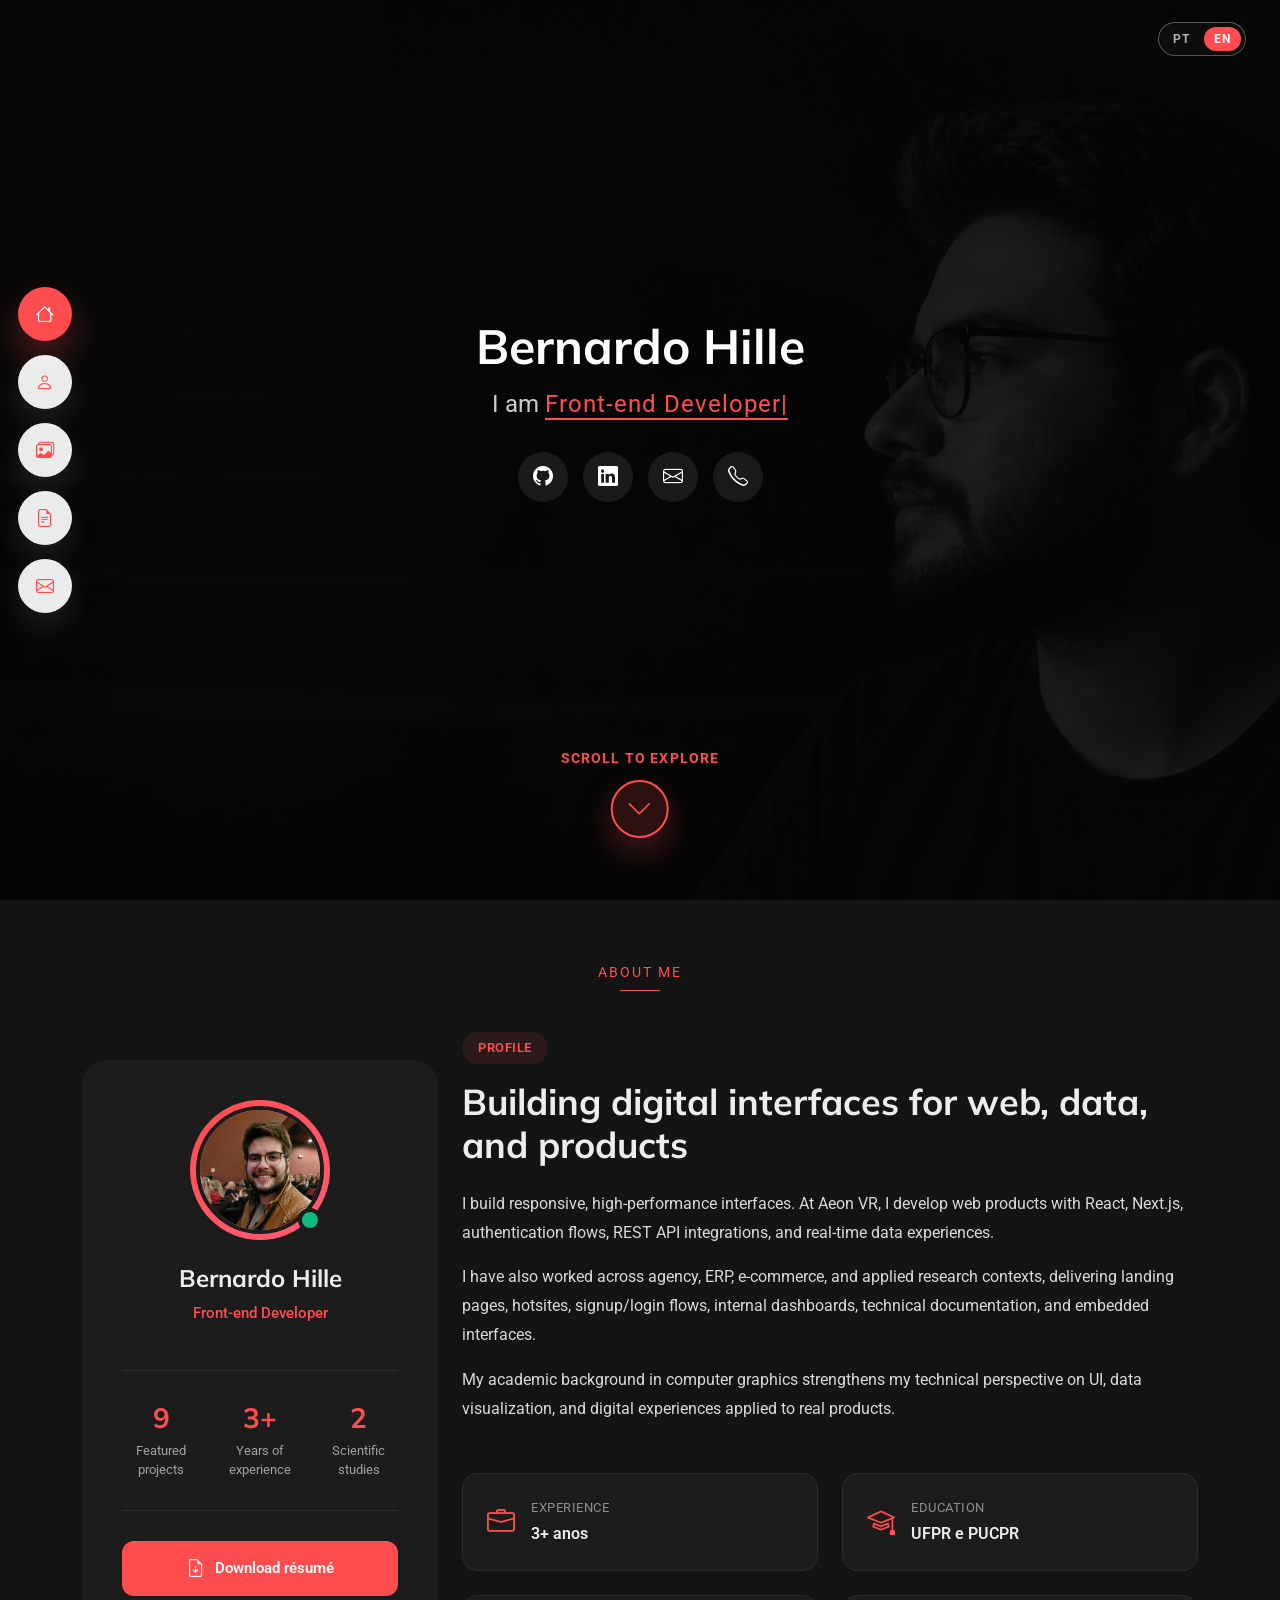
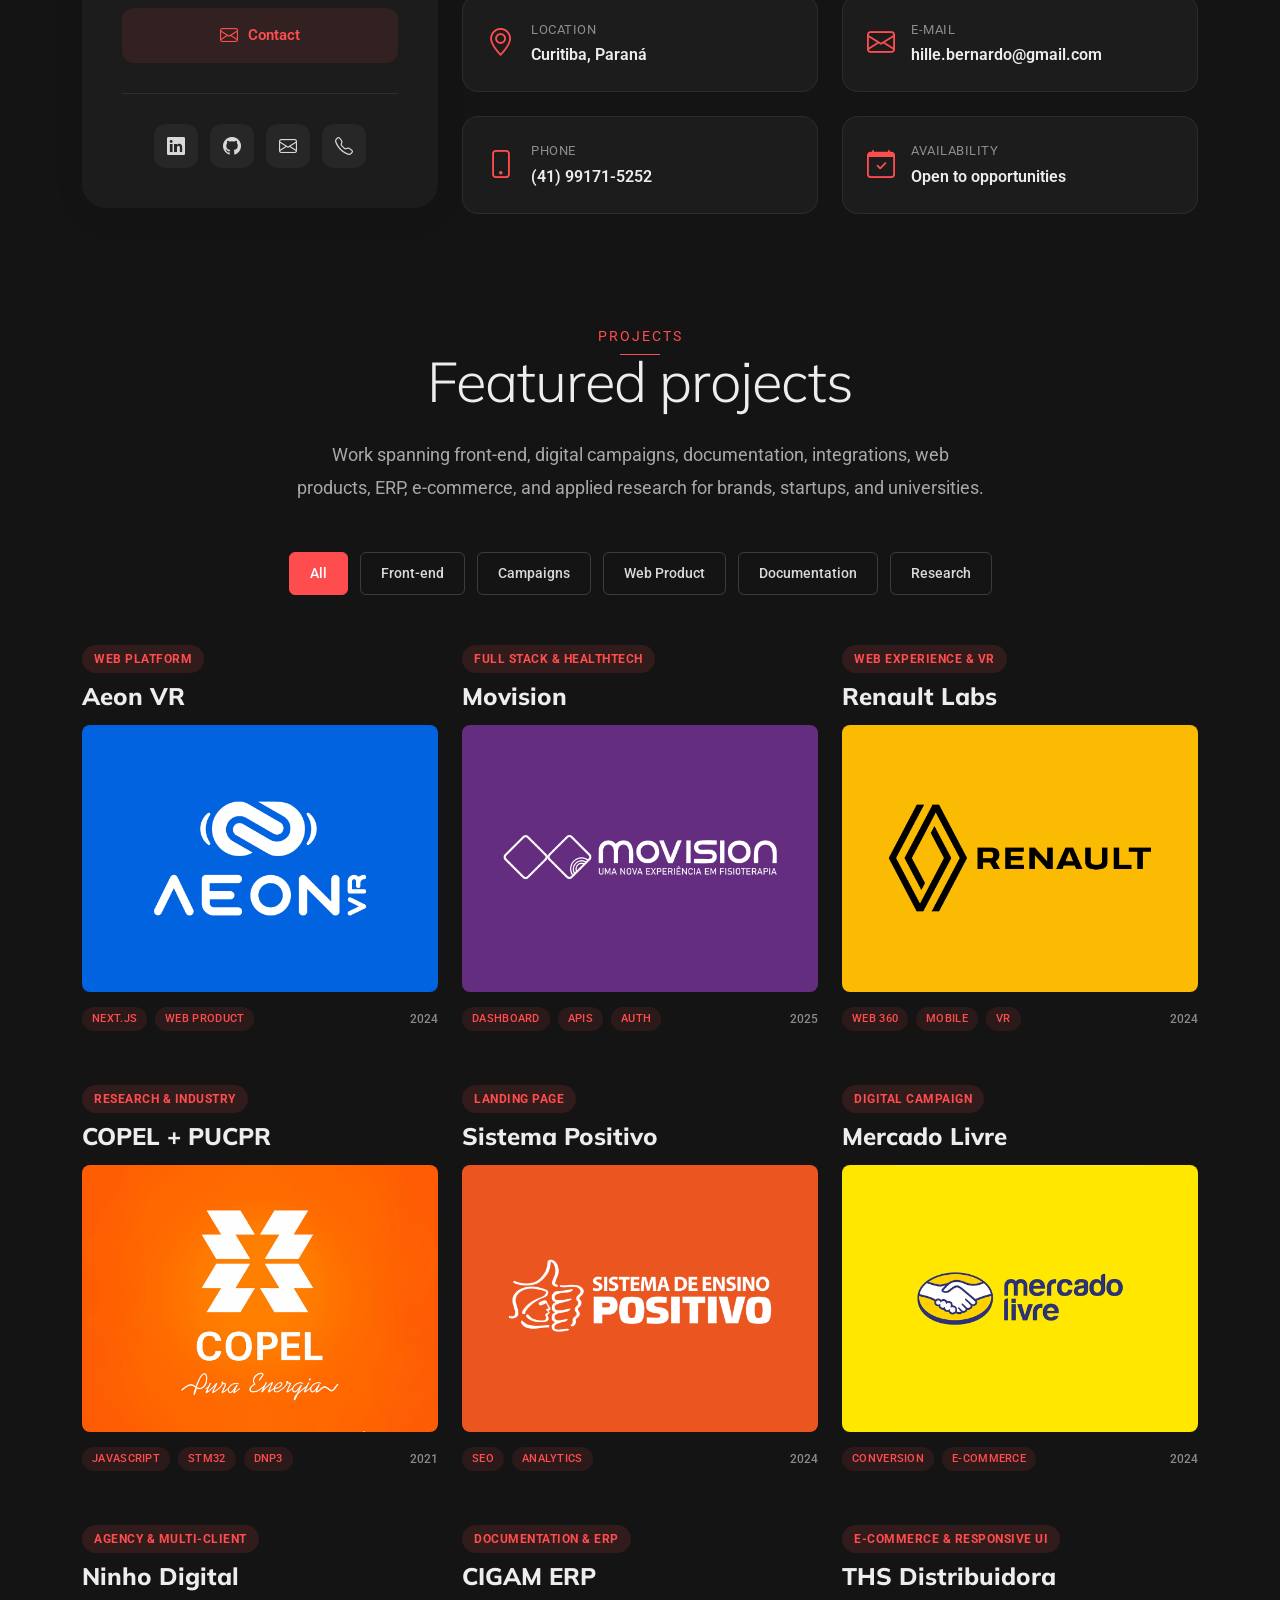
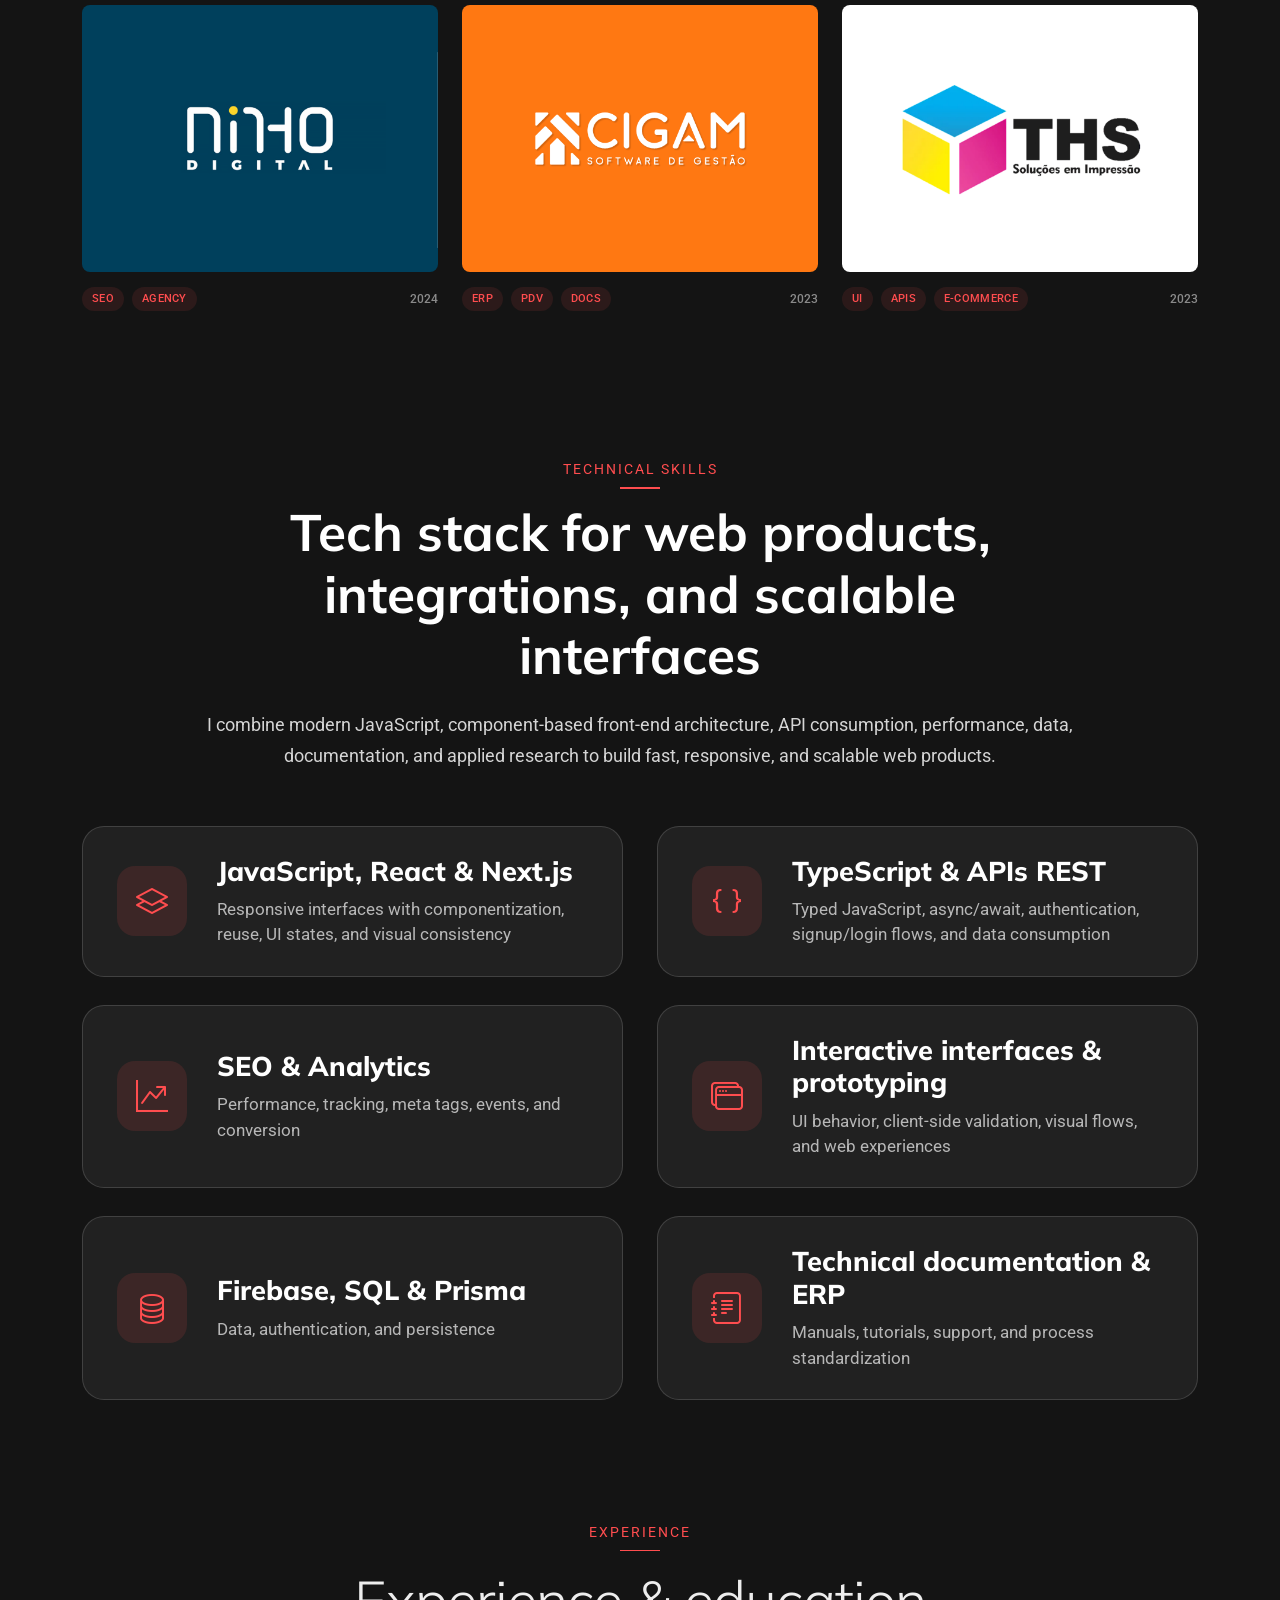
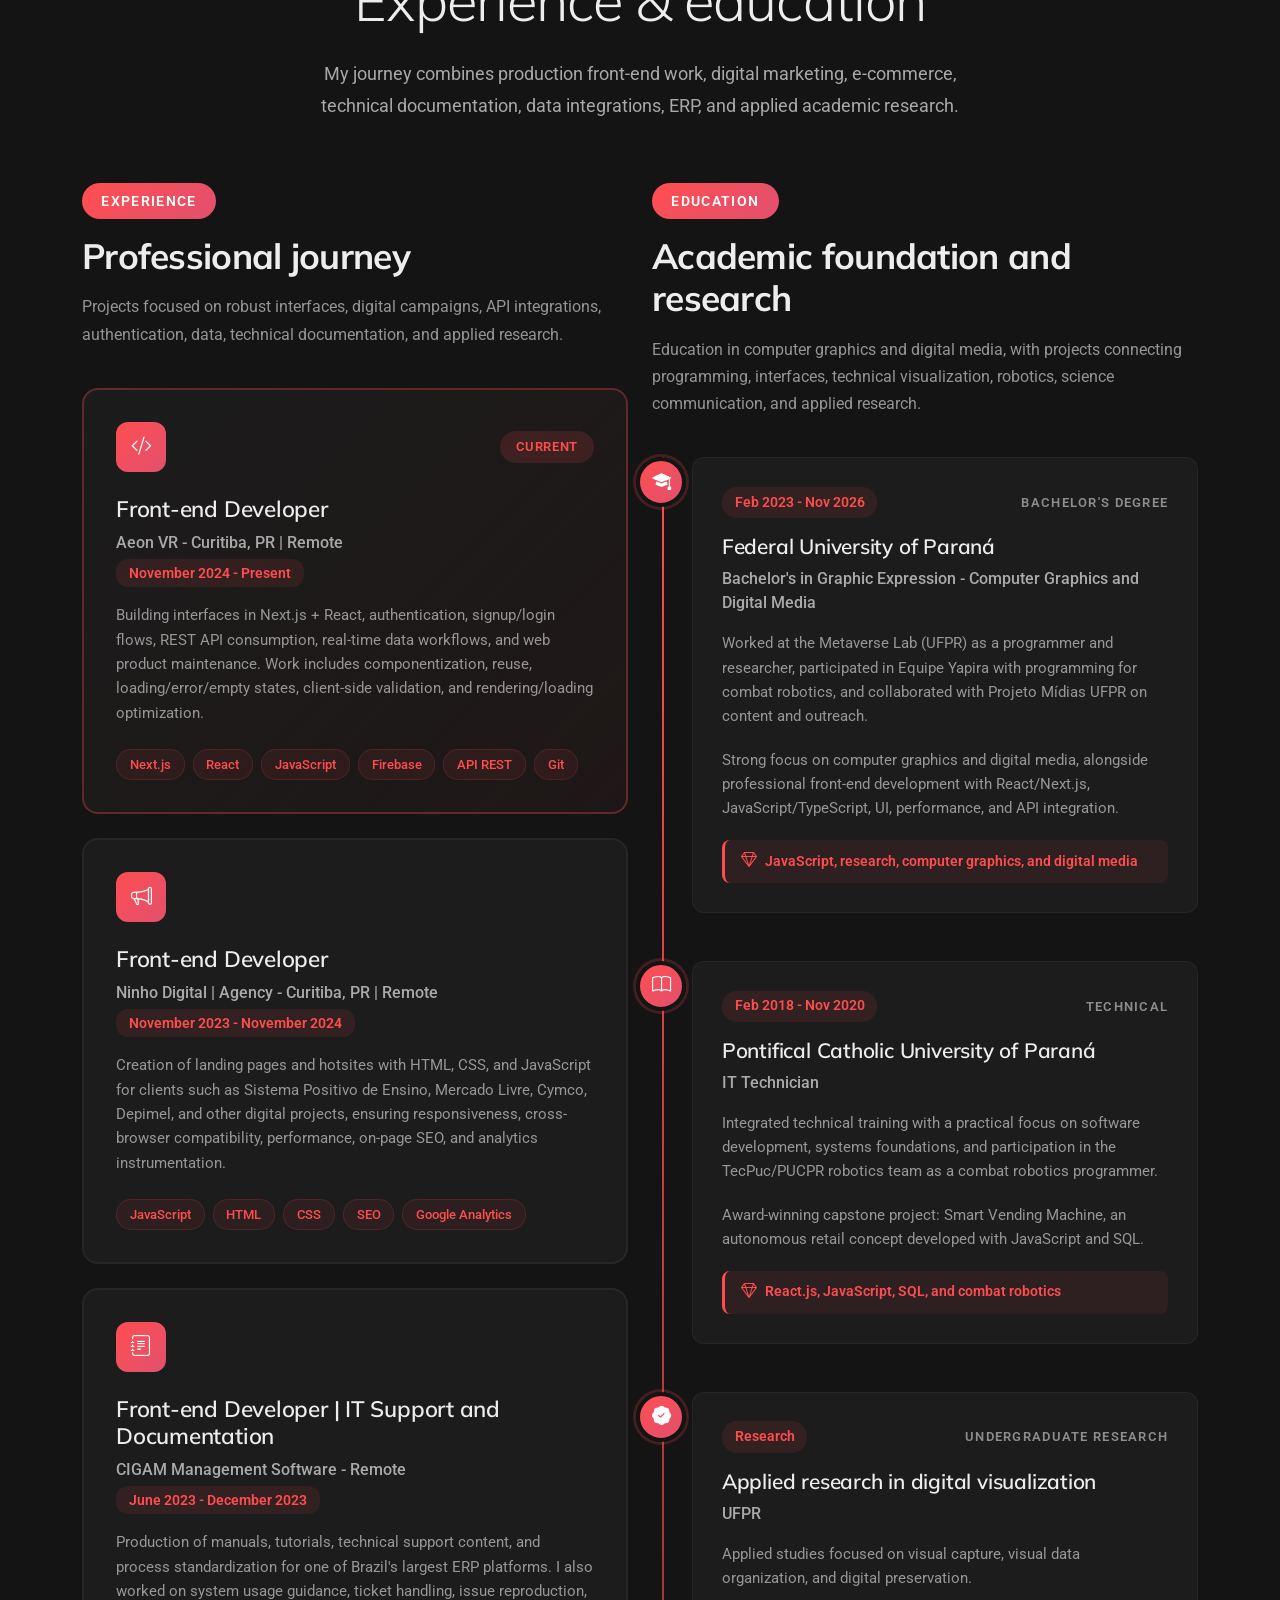
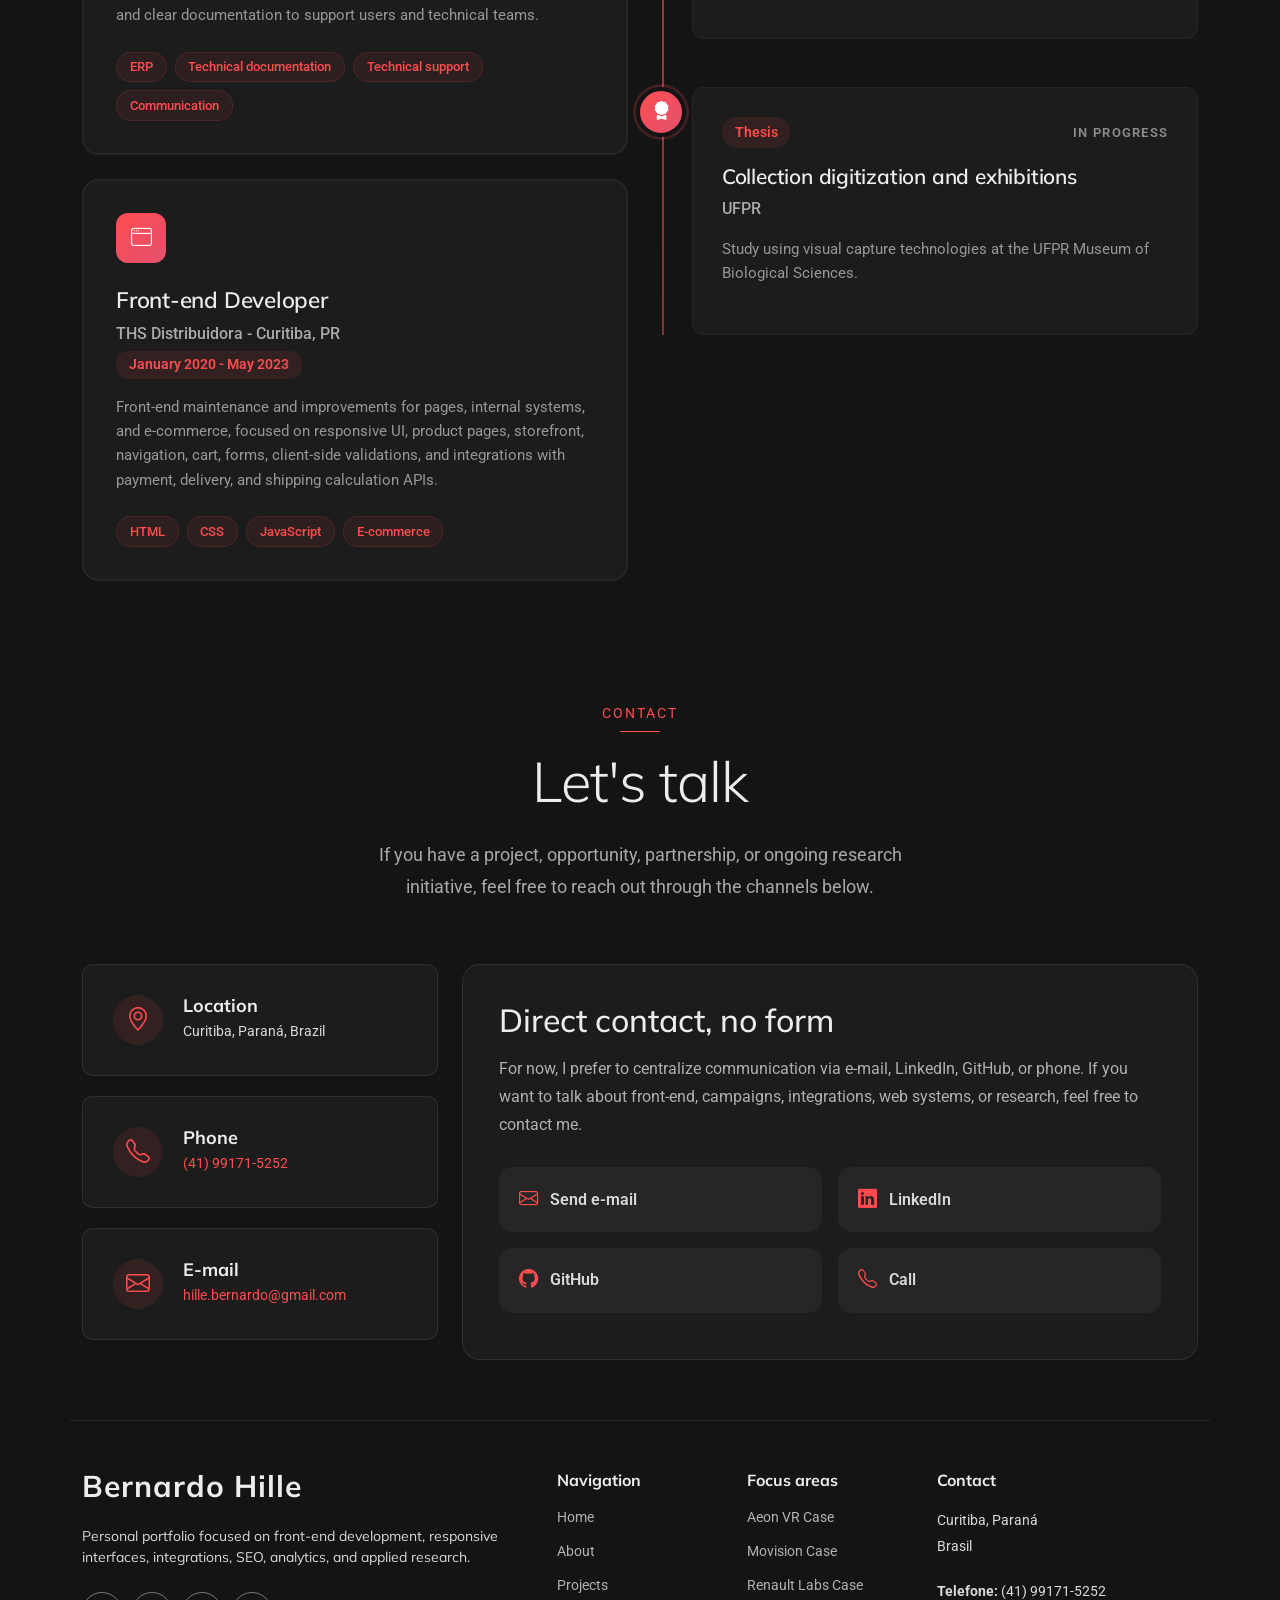
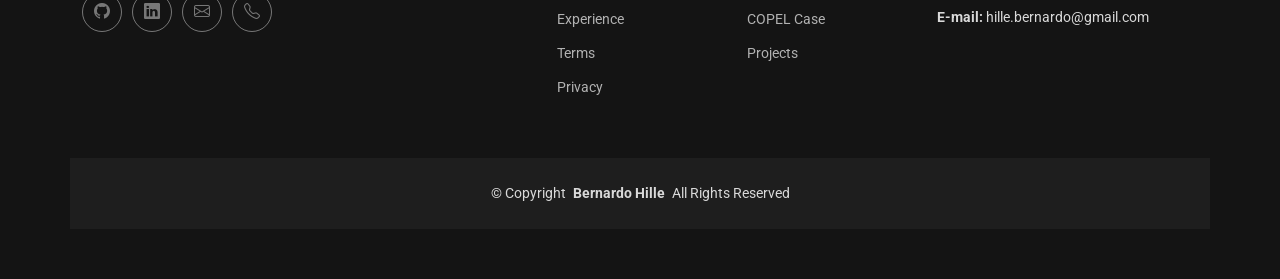
<file: index.html>
<!DOCTYPE html>
<html lang="pt-BR">

<head>
  <meta charset="utf-8">
  <meta content="width=device-width, initial-scale=1.0" name="viewport">
  <title>Bernardo Hille | Portfólio</title>
  <meta name="description" content="Portfólio de Bernardo Hille, desenvolvedor front-end com foco em React, Next.js, interfaces responsivas, APIs REST, SEO, analytics, documentação técnica e pesquisa aplicada.">
  <meta name="keywords" content="Bernardo Hille, portfólio, front-end, React, Next.js, TypeScript, API REST, SEO, analytics, documentação técnica, pesquisa aplicada">

  <link href="assets/img/bernardo_icon.ico" rel="icon" type="image/x-icon">
  <link href="assets/img/apple-touch-icon.png" rel="apple-touch-icon">

  <link href="https://fonts.googleapis.com" rel="preconnect">
  <link href="https://fonts.gstatic.com" rel="preconnect" crossorigin>
  <link href="https://fonts.googleapis.com/css2?family=Roboto:ital,wght@0,100;0,300;0,400;0,500;0,700;0,900;1,100;1,300;1,400;1,500;1,700;1,900&family=Raleway:ital,wght@0,100;0,200;0,300;0,400;0,500;0,600;0,700;0,800;0,900;1,100;1,200;1,300;1,400;1,500;1,600;1,700;1,800;1,900&family=Mulish:ital,wght@0,200;0,300;0,400;0,500;0,600;0,700;0,800;0,900;1,200;1,300;1,400;1,500;1,600;1,700;1,800;1,900&display=swap" rel="stylesheet">

  <link href="assets/vendor/bootstrap/css/bootstrap.min.css" rel="stylesheet">
  <link href="assets/vendor/bootstrap-icons/bootstrap-icons.css" rel="stylesheet">
  <link href="assets/vendor/aos/aos.css" rel="stylesheet">
  <link href="assets/vendor/glightbox/css/glightbox.min.css" rel="stylesheet">
  <link href="assets/vendor/swiper/swiper-bundle.min.css" rel="stylesheet">
  <link href="assets/css/main.css" rel="stylesheet">
</head>

<body class="index-page">

  <nav id="side-nav" class="side-nav" aria-label="Navegação principal">
    <ul>
      <li><a href="#hero" class="active"><i class="bi bi-house"></i><span>Início</span></a></li>
      <li><a href="#about"><i class="bi bi-person"></i><span>Sobre</span></a></li>
      <li><a href="#portfolio"><i class="bi bi-images"></i><span>Projetos</span></a></li>
      <li><a href="#resume"><i class="bi bi-file-earmark-text"></i><span>Experiência</span></a></li>
      <li><a href="#contact"><i class="bi bi-envelope"></i><span>Contato</span></a></li>
    </ul>
  </nav>

  <div class="language-toggle" role="group" aria-label="Alternar idioma">
    <button type="button" class="lang-btn active" data-lang="pt" aria-pressed="true">PT</button>
    <button type="button" class="lang-btn" data-lang="en" aria-pressed="false">EN</button>
  </div>

  <header id="header" class="header d-flex align-items-center fixed-top">
    <div class="container-fluid container-xl position-relative d-flex align-items-center">

      <a href="index.html" class="logo d-flex align-items-center me-auto">
        <h1 class="sitename">Bernardo Hille</h1>
      </a>

      <nav id="navmenu" class="navmenu">
        <ul>
          <li><a href="#hero" class="active">Início</a></li>
          <li><a href="#about">Sobre</a></li>
          <li><a href="#portfolio">Projetos</a></li>
          <li><a href="#resume">Experiência</a></li>
          <li><a href="#contact">Contato</a></li>
        </ul>
        <i class="mobile-nav-toggle d-xl-none bi bi-list"></i>
      </nav>

      <a class="btn-getstarted" href="#contact">Falar comigo</a>

    </div>
  </header>

  <main class="main">

    <section id="hero" class="hero section dark-background">
      <img src="assets/img/profile/bernardo-hero.png" alt="Bernardo Hille" class="hero-bg hero-bg-desktop" data-aos="fade-in">
      <img src="assets/img/profile/bernardo-hero-mobile.png" alt="Bernardo Hille" class="hero-bg hero-bg-mobile" data-aos="fade-in">

      <div class="container" data-aos="fade-up" data-aos-delay="100">
        <div class="row justify-content-center">
          <div class="col-lg-8 text-center">
            <h2>Bernardo Hille</h2>
            <p>Sou <span class="typed" data-typed-items="Desenvolvedor Front-end, especialista em React e Next.js, criador de interfaces performáticas, integrador de APIs e dados"></span><span class="typed-cursor" aria-hidden="true"></span></p>
            <div class="social-links">
              <a href="https://github.com/BernardoHille" target="_blank" rel="noreferrer"><i class="bi bi-github"></i></a>
              <a href="https://www.linkedin.com/in/bernardo-hille-b440221bb/" target="_blank" rel="noreferrer"><i class="bi bi-linkedin"></i></a>
              <a href="mailto:hille.bernardo@gmail.com"><i class="bi bi-envelope"></i></a>
              <a href="tel:+5541991715252"><i class="bi bi-telephone"></i></a>
            </div>
          </div>
        </div>
      </div>

      <a href="#about" class="hero-scroll-cue" aria-label="Rolar para a seção Sobre mim">
        <span>Role para conhecer</span>
        <i class="bi bi-chevron-down"></i>
      </a>
    </section>

    <section id="about" class="about section">
      <div class="container section-title" data-aos="fade-up">
        <span class="subtitle">Sobre mim</span>
      </div>

      <div class="container" data-aos="fade-up" data-aos-delay="100">
        <div class="row gy-5">
          <div class="col-lg-4" data-aos="zoom-in" data-aos-delay="150">
            <div class="profile-card">
              <div class="profile-header">
                <div class="profile-avatar">
                  <img src="assets/img/profile/bernardo-profile.png" class="img-fluid" alt="Bernardo Hille">
                  <div class="status-indicator"></div>
                </div>
                <h3>Bernardo Hille</h3>
                <span class="role">Front-end Developer</span>
              </div>

              <div class="profile-stats">
                <div class="stat-item">
                  <h4>9</h4>
                  <p>Projetos em destaque</p>
                </div>
                <div class="stat-item">
                  <h4>3+</h4>
                  <p>Anos de experiência</p>
                </div>
                <div class="stat-item">
                  <h4>2</h4>
                  <p>Pesquisas científicas</p>
                </div>
              </div>

              <div class="profile-actions">
                <a href="assets/docs/Bernardo-Hille-CV-Frontend.pdf" class="btn-primary" download><i class="bi bi-file-earmark-arrow-down"></i> Baixar currículo</a>
                <a href="#contact" class="btn-secondary"><i class="bi bi-envelope"></i> Contato</a>
              </div>

              <div class="social-connect">
                <a href="https://www.linkedin.com/in/bernardo-hille-b440221bb/" target="_blank" rel="noreferrer"><i class="bi bi-linkedin"></i></a>
                <a href="https://github.com/BernardoHille" target="_blank" rel="noreferrer"><i class="bi bi-github"></i></a>
                <a href="mailto:hille.bernardo@gmail.com"><i class="bi bi-envelope"></i></a>
                <a href="tel:+5541991715252"><i class="bi bi-telephone"></i></a>
              </div>
            </div>
          </div>

          <div class="col-lg-8" data-aos="fade-left" data-aos-delay="200">
            <div class="content-wrapper">
              <div class="bio-section">
                <div class="section-tag">Perfil</div>
                <h2>Construindo interfaces digitais para web, dados e produto</h2>
                <p>Construo interfaces responsivas e de alta performance. Na Aeon VR, desenvolvo produtos web com React, Next.js, autenticação, integrações com APIs REST e fluxos conectados a dados em tempo real.</p>
                <p>Também passei por agência, ERP, e-commerce e pesquisa aplicada, criando landing pages, hotsites, fluxos de cadastro/login, telas internas, documentação técnica e interfaces embarcadas.</p>
                <p>Minha base acadêmica em computação gráfica fortalece meu olhar técnico para interface, visualização de dados e experiências digitais aplicadas a produtos reais.</p>
              </div>

              <div class="details-grid">
                <div class="detail-item" data-aos="fade-up" data-aos-delay="250">
                  <i class="bi bi-briefcase"></i>
                  <div class="detail-content">
                    <span>Experiência</span>
                    <strong>3+ anos</strong>
                  </div>
                </div>

                <div class="detail-item" data-aos="fade-up" data-aos-delay="300">
                  <i class="bi bi-mortarboard"></i>
                  <div class="detail-content">
                    <span>Formação</span>
                    <strong>UFPR e PUCPR</strong>
                  </div>
                </div>

                <div class="detail-item" data-aos="fade-up" data-aos-delay="350">
                  <i class="bi bi-geo-alt"></i>
                  <div class="detail-content">
                    <span>Base</span>
                    <strong>Curitiba, Paraná</strong>
                  </div>
                </div>

                <div class="detail-item" data-aos="fade-up" data-aos-delay="100">
                  <i class="bi bi-envelope"></i>
                  <div class="detail-content">
                    <span>E-mail</span>
                    <strong>hille.bernardo@gmail.com</strong>
                  </div>
                </div>

                <div class="detail-item" data-aos="fade-up" data-aos-delay="150">
                  <i class="bi bi-phone"></i>
                  <div class="detail-content">
                    <span>Telefone</span>
                    <strong>(41) 99171-5252</strong>
                  </div>
                </div>

                <div class="detail-item" data-aos="fade-up" data-aos-delay="200">
                  <i class="bi bi-calendar-check"></i>
                  <div class="detail-content">
                    <span>Disponibilidade</span>
                    <strong>Disponível para oportunidades</strong>
                  </div>
                </div>
              </div>
            </div>
          </div>
        </div>

      </div>

    <section id="portfolio" class="portfolio section">
      <div class="container section-title" data-aos="fade-up">
        <span class="subtitle">Projetos</span>
        <h2>Projetos em destaque</h2>
        <p>Trabalhos em front-end, campanhas digitais, documentação, integrações, produto web, ERP, e-commerce e pesquisa aplicada para marcas, startups e universidades.</p>
      </div>

      <div class="container" data-aos="fade-up" data-aos-delay="100">
        <div class="isotope-layout" data-default-filter="*" data-layout="masonry" data-sort="original-order">
          <ul class="portfolio-filters isotope-filters" data-aos="fade-up" data-aos-delay="200">
            <li data-filter="*" class="filter-active">Todos</li>
            <li data-filter=".filter-development">Front-end</li>
            <li data-filter=".filter-digital">Campanhas</li>
            <li data-filter=".filter-creative">Produto Web</li>
            <li data-filter=".filter-strategy">Documentação</li>
            <li data-filter=".filter-research">Pesquisa</li>
          </ul>

          <div class="row gy-4 isotope-container" data-aos="fade-up" data-aos-delay="300">
            <div class="col-lg-4 col-md-6 portfolio-item isotope-item filter-development filter-creative">
              <div class="portfolio-card">
                <div class="portfolio-heading">
                  <span class="project-category">Plataforma Web</span>
                  <h4>Aeon VR</h4>
                </div>
                <div class="portfolio-image-container">
                  <img src="assets/img/thumbs/aeonvr-thumb.png" alt="Aeon VR" class="img-fluid" loading="lazy">
                  <div class="portfolio-overlay">
                    <div class="portfolio-actions">
                      <a href="assets/img/portfolio/aeonvr.png" class="glightbox portfolio-link">
                        <i class="bi bi-plus-lg"></i>
                      </a>
                      <a href="portfolio-details.html" class="portfolio-details">
                        <i class="bi bi-arrow-right"></i>
                      </a>
                    </div>
                  </div>
                </div>
                <div class="portfolio-meta">
                  <div class="project-tags">
                    <span class="tag">Next.js</span>
                    <span class="tag">Produto Web</span>
                  </div>
                  <div class="project-year">2024</div>
                </div>
              </div>
            </div>

            <div class="col-lg-4 col-md-6 portfolio-item isotope-item filter-development filter-creative">
              <div class="portfolio-card">
                <div class="portfolio-heading">
                  <span class="project-category">Full Stack &amp; HealthTech</span>
                  <h4>Movision</h4>
                </div>
                <div class="portfolio-image-container">
                  <img src="assets/img/thumbs/movision-thumb.png" alt="Dashboard web Movision" class="img-fluid" loading="lazy">
                  <div class="portfolio-overlay">
                    <div class="portfolio-actions">
                      <a href="assets/img/portfolio/movision-dashboard-1.avif" class="glightbox portfolio-link">
                        <i class="bi bi-plus-lg"></i>
                      </a>
                      <a href="portfolio-movision.html" class="portfolio-details">
                        <i class="bi bi-arrow-right"></i>
                      </a>
                    </div>
                  </div>
                </div>
                <div class="portfolio-meta">
                  <div class="project-tags">
                    <span class="tag">Dashboard</span>
                    <span class="tag">APIs</span>
                    <span class="tag">Auth</span>
                  </div>
                  <div class="project-year">2025</div>
                </div>
              </div>
            </div>

            <div class="col-lg-4 col-md-6 portfolio-item isotope-item filter-development filter-creative filter-research">
              <div class="portfolio-card">
                <div class="portfolio-heading">
                  <span class="project-category">Experiência Web &amp; VR</span>
                  <h4>Renault Labs</h4>
                </div>
                <div class="portfolio-image-container">
                  <img src="assets/img/thumbs/renault-thumb.png" alt="Experiência web Renault Labs" class="img-fluid" loading="lazy">
                  <div class="portfolio-overlay">
                    <div class="portfolio-actions">
                      <a href="assets/img/portfolio/renault-lab-ambiente.jpg" class="glightbox portfolio-link">
                        <i class="bi bi-plus-lg"></i>
                      </a>
                      <a href="portfolio-renault.html" class="portfolio-details">
                        <i class="bi bi-arrow-right"></i>
                      </a>
                    </div>
                  </div>
                </div>
                <div class="portfolio-meta">
                  <div class="project-tags">
                    <span class="tag">Web 360</span>
                    <span class="tag">Mobile</span>
                    <span class="tag">VR</span>
                  </div>
                  <div class="project-year">2024</div>
                </div>
              </div>
            </div>

            <div class="col-lg-4 col-md-6 portfolio-item isotope-item filter-development filter-research">
              <div class="portfolio-card">
                <div class="portfolio-heading">
                  <span class="project-category">Pesquisa &amp; Indústria</span>
                  <h4>COPEL + PUCPR</h4>
                </div>
                <div class="portfolio-image-container">
                  <img src="assets/img/thumbs/copel-thumb.png" alt="Sistema embarcado COPEL e PUCPR" class="img-fluid" loading="lazy">
                  <div class="portfolio-overlay">
                    <div class="portfolio-actions">
                      <a href="assets/img/portfolio/copel-sistema.jpg" class="glightbox portfolio-link">
                        <i class="bi bi-plus-lg"></i>
                      </a>
                      <a href="portfolio-copel.html" class="portfolio-details">
                        <i class="bi bi-arrow-right"></i>
                      </a>
                    </div>
                  </div>
                </div>
                <div class="portfolio-meta">
                  <div class="project-tags">
                    <span class="tag">JavaScript</span>
                    <span class="tag">STM32</span>
                    <span class="tag">DNP3</span>
                  </div>
                  <div class="project-year">2021</div>
                </div>
              </div>
            </div>

            <div class="col-lg-4 col-md-6 portfolio-item isotope-item filter-digital">
              <div class="portfolio-card">
                <div class="portfolio-heading">
                  <span class="project-category">Landing Page</span>
                  <h4>Sistema Positivo</h4>
                </div>
                <div class="portfolio-image-container">
                  <img src="assets/img/thumbs/positivo-thumb.png" alt="Sistema Positivo" class="img-fluid" loading="lazy">
                  <div class="portfolio-overlay">
                    <div class="portfolio-actions">
                      <a href="assets/img/portfolio/positivo.png" class="glightbox portfolio-link">
                        <i class="bi bi-plus-lg"></i>
                      </a>
                      <a href="https://www.sistemapositivo.com.br/" class="portfolio-details" target="_blank" rel="noreferrer">
                        <i class="bi bi-arrow-right"></i>
                      </a>
                    </div>
                  </div>
                </div>
                <div class="portfolio-meta">
                  <div class="project-tags">
                    <span class="tag">SEO</span>
                    <span class="tag">Analytics</span>
                  </div>
                  <div class="project-year">2024</div>
                </div>
              </div>
            </div>

            <div class="col-lg-4 col-md-6 portfolio-item isotope-item filter-digital">
              <div class="portfolio-card">
                <div class="portfolio-heading">
                  <span class="project-category">Campanha Digital</span>
                  <h4>Mercado Livre</h4>
                </div>
                <div class="portfolio-image-container">
                  <img src="assets/img/thumbs/mercado-livre-thumb.png" alt="Mercado Livre" class="img-fluid" loading="lazy">
                  <div class="portfolio-overlay">
                    <div class="portfolio-actions">
                      <a href="assets/img/portfolio/mercadolivre.png" class="glightbox portfolio-link">
                        <i class="bi bi-plus-lg"></i>
                      </a>
                      <a href="https://www.mercadolivre.com.br/" class="portfolio-details" target="_blank" rel="noreferrer">
                        <i class="bi bi-arrow-right"></i>
                      </a>
                    </div>
                  </div>
                </div>
                <div class="portfolio-meta">
                  <div class="project-tags">
                    <span class="tag">Conversão</span>
                    <span class="tag">E-commerce</span>
                  </div>
                  <div class="project-year">2024</div>
                </div>
              </div>
            </div>

            <div class="col-lg-4 col-md-6 portfolio-item isotope-item filter-digital">
              <div class="portfolio-card">
                <div class="portfolio-heading">
                  <span class="project-category">Agência &amp; Multicliente</span>
                  <h4>Ninho Digital</h4>
                </div>
                <div class="portfolio-image-container">
                  <img src="assets/img/thumbs/ninho-thumb.png" alt="Ninho Digital" class="img-fluid" loading="lazy">
                  <div class="portfolio-overlay">
                    <div class="portfolio-actions">
                      <a href="assets/img/portfolio/ninho.png" class="glightbox portfolio-link">
                        <i class="bi bi-plus-lg"></i>
                      </a>
                      <a href="https://ninho.digital/" class="portfolio-details" target="_blank" rel="noreferrer">
                        <i class="bi bi-arrow-right"></i>
                      </a>
                    </div>
                  </div>
                </div>
                <div class="portfolio-meta">
                  <div class="project-tags">
                    <span class="tag">SEO</span>
                    <span class="tag">Agência</span>
                  </div>
                  <div class="project-year">2024</div>
                </div>
              </div>
            </div>

            <div class="col-lg-4 col-md-6 portfolio-item isotope-item filter-strategy">
              <div class="portfolio-card">
                <div class="portfolio-heading">
                  <span class="project-category">Documentação &amp; ERP</span>
                  <h4>CIGAM ERP</h4>
                </div>
                <div class="portfolio-image-container">
                  <img src="assets/img/thumbs/cigam-thumb.png" alt="CIGAM" class="img-fluid" loading="lazy">
                  <div class="portfolio-overlay">
                    <div class="portfolio-actions">
                      <a href="assets/img/portfolio/cigam.png" class="glightbox portfolio-link">
                        <i class="bi bi-plus-lg"></i>
                      </a>
                      <a href="https://www.cigam.com.br/" class="portfolio-details" target="_blank" rel="noreferrer">
                        <i class="bi bi-arrow-right"></i>
                      </a>
                    </div>
                  </div>
                </div>
                <div class="portfolio-meta">
                  <div class="project-tags">
                    <span class="tag">ERP</span>
                    <span class="tag">PDV</span>
                    <span class="tag">Docs</span>
                  </div>
                  <div class="project-year">2023</div>
                </div>
              </div>
            </div>

            <div class="col-lg-4 col-md-6 portfolio-item isotope-item filter-development">
              <div class="portfolio-card">
                <div class="portfolio-heading">
                  <span class="project-category">E-commerce &amp; UI responsiva</span>
                  <h4>THS Distribuidora</h4>
                </div>
                <div class="portfolio-image-container">
                  <img src="assets/img/thumbs/ths-thumb.png" alt="THS Distribuidora" class="img-fluid" loading="lazy">
                  <div class="portfolio-overlay">
                    <div class="portfolio-actions">
                      <a href="assets/img/portfolio/ths.png" class="glightbox portfolio-link">
                        <i class="bi bi-plus-lg"></i>
                      </a>
                      <a href="https://www.ths.com.br/" class="portfolio-details" target="_blank" rel="noreferrer">
                        <i class="bi bi-arrow-right"></i>
                      </a>
                    </div>
                  </div>
                </div>
                <div class="portfolio-meta">
                  <div class="project-tags">
                    <span class="tag">UI</span>
                    <span class="tag">APIs</span>
                    <span class="tag">E-commerce</span>
                  </div>
                  <div class="project-year">2023</div>
                </div>
              </div>
            </div>
          </div>
        </div>
      </div>
    </section>

      <div class="container" data-aos="fade-up" data-aos-delay="100">
        <div class="skills-showcase tools-showcase" data-aos="fade-up" data-aos-delay="250">
          <div class="tools-showcase-header">
            <span>Competências técnicas</span>
            <h3>Stack para produtos web, integrações e interfaces escaláveis</h3>
            <p>Combino JavaScript moderno, front-end componentizado, consumo de APIs, performance, dados, documentação e pesquisa aplicada para construir produtos web rápidos, responsivos e fáceis de evoluir.</p>
          </div>

          <div class="tools-grid">
            <div class="tool-item">
              <div class="tool-logo"><i class="bi bi-layers"></i></div>
              <div>
                <h4>JavaScript, React &amp; Next.js</h4>
                <p>Interfaces responsivas com componentização, reutilização, estados de UI e consistência visual</p>
              </div>
            </div>

            <div class="tool-item">
              <div class="tool-logo"><i class="bi bi-braces"></i></div>
              <div>
                <h4>TypeScript &amp; APIs REST</h4>
                <p>JavaScript tipado, async/await, autenticação, cadastro, login e consumo de dados</p>
              </div>
            </div>

            <div class="tool-item">
              <div class="tool-logo"><i class="bi bi-graph-up-arrow"></i></div>
              <div>
                <h4>SEO &amp; Analytics</h4>
                <p>Performance, tracking, meta tags, eventos e conversão</p>
              </div>
            </div>

            <div class="tool-item">
              <div class="tool-logo"><i class="bi bi-window-stack"></i></div>
              <div>
                <h4>Interfaces interativas &amp; prototipagem</h4>
                <p>Manipulação de interface, validações no cliente, fluxos visuais e experiências web</p>
              </div>
            </div>

            <div class="tool-item">
              <div class="tool-logo"><i class="bi bi-database"></i></div>
              <div>
                <h4>Firebase, SQL &amp; Prisma</h4>
                <p>Dados, autenticação e persistência</p>
              </div>
            </div>

            <div class="tool-item">
              <div class="tool-logo"><i class="bi bi-journal-text"></i></div>
              <div>
                <h4>Documentação técnica &amp; ERP</h4>
                <p>Manuais, tutoriais, suporte e padronização de fluxos</p>
              </div>
            </div>
          </div>
        </div>
      </div>
    </section>

    <section id="resume" class="resume section">
      <div class="container section-title" data-aos="fade-up">
        <span class="subtitle">Experiência</span>
        <h2>Experiência &amp; formação</h2>
        <p>Minha trajetória mistura front-end de produção, marketing digital, e-commerce, documentação técnica, integrações com dados, ERP e pesquisa acadêmica aplicada.</p>
      </div>

      <div class="container" data-aos="fade-up" data-aos-delay="100">
        <div class="row gy-5">
          <div class="col-lg-6">
            <div class="experience-section">
              <div class="section-header" data-aos="fade-right" data-aos-delay="200">
                <div class="header-content">
                  <span class="section-badge">Experiência</span>
                  <h2>Jornada profissional</h2>
                  <p>Projetos com foco em interfaces robustas, campanhas digitais, integrações com APIs, autenticação, dados, documentação técnica e pesquisa aplicada.</p>
                </div>
              </div>

              <div class="experience-cards">
                <div class="exp-card featured" data-aos="zoom-in" data-aos-delay="300">
                  <div class="card-header">
                    <div class="company-logo">
                      <i class="bi bi-code-slash"></i>
                    </div>
                    <div class="period-badge">Atual</div>
                  </div>
                  <div class="card-body">
                    <h3>Desenvolvedor Front-end</h3>
                    <p class="company-name">Aeon VR - Curitiba, PR | Remoto</p>
                    <span class="duration">Novembro 2024 - Presente</span>
                    <p class="description">Interfaces em Next.js + React, autenticação, cadastro/login, consumo de APIs REST, fluxos conectados a dados em tempo real e manutenção de produto web. Atuação com componentização, reutilização, estados de loading/erro/empty, validações no cliente e otimizações de renderização e carregamento.</p>
                    <div class="skills-tags">
                      <span class="skill-tag">Next.js</span>
                      <span class="skill-tag">React</span>
                      <span class="skill-tag">JavaScript</span>
                      <span class="skill-tag">Firebase</span>
                      <span class="skill-tag">API REST</span>
                      <span class="skill-tag">Git</span>
                    </div>
                  </div>
                </div>

                <div class="exp-card" data-aos="zoom-in" data-aos-delay="350">
                  <div class="card-header">
                    <div class="company-logo">
                      <i class="bi bi-megaphone"></i>
                    </div>
                  </div>
                  <div class="card-body">
                    <h3>Desenvolvedor Front-end</h3>
                    <p class="company-name">Ninho Digital | Agência - Curitiba, PR | Remoto</p>
                    <span class="duration">Novembro 2023 - Novembro 2024</span>
                    <p class="description">Criação de landing pages e hotsites com HTML, CSS e JavaScript para clientes como Sistema Positivo de Ensino, Mercado Livre, Cymco, Depimel e outros projetos digitais, garantindo responsividade, compatibilidade cross-browser, performance, SEO on-page e instrumentação de analytics.</p>
                    <div class="skills-tags">
                      <span class="skill-tag">JavaScript</span>
                      <span class="skill-tag">HTML</span>
                      <span class="skill-tag">CSS</span>
                      <span class="skill-tag">SEO</span>
                      <span class="skill-tag">Google Analytics</span>
                    </div>
                  </div>
                </div>

                <div class="exp-card" data-aos="zoom-in" data-aos-delay="400">
                  <div class="card-header">
                    <div class="company-logo">
                      <i class="bi bi-journal-text"></i>
                    </div>
                  </div>
                  <div class="card-body">
                    <h3>Desenvolvedor Front-end | Suporte de TI e Documentação</h3>
                    <p class="company-name">CIGAM Software de Gestão - Remoto</p>
                    <span class="duration">Junho 2023 - Dezembro 2023</span>
                    <p class="description">Produção de manuais, tutoriais, suporte técnico e padronização de fluxos para um dos maiores ERPs do Brasil. Também atuei com instruções de uso do sistema, atendimento de tickets, reprodução de problemas e documentação clara para orientar usuários e apoiar o time técnico.</p>
                    <div class="skills-tags">
                      <span class="skill-tag">ERP</span>
                      <span class="skill-tag">Documentação técnica</span>
                      <span class="skill-tag">Suporte técnico</span>
                      <span class="skill-tag">Comunicação</span>
                    </div>
                  </div>
                </div>

                <div class="exp-card" data-aos="zoom-in" data-aos-delay="450">
                  <div class="card-header">
                    <div class="company-logo">
                      <i class="bi bi-window"></i>
                    </div>
                  </div>
                  <div class="card-body">
                    <h3>Desenvolvedor Front-end</h3>
                    <p class="company-name">THS Distribuidora - Curitiba, PR</p>
                    <span class="duration">Janeiro 2020 - Maio 2023</span>
                    <p class="description">Manutenção e ajustes de front-end em páginas, sistemas internos e e-commerce, com foco em UI responsiva, páginas de produto, vitrine, navegação, carrinho, formulários, validações no cliente e integrações com APIs de cobrança, entrega e cálculo de frete.</p>
                    <div class="skills-tags">
                      <span class="skill-tag">HTML</span>
                      <span class="skill-tag">CSS</span>
                      <span class="skill-tag">JavaScript</span>
                      <span class="skill-tag">E-commerce</span>
                    </div>
                  </div>
                </div>
              </div>
            </div>
          </div>

          <div class="col-lg-6">
            <div class="education-section">
              <div class="section-header" data-aos="fade-left" data-aos-delay="200">
                <div class="header-content">
                  <span class="section-badge">Formação</span>
                  <h2>Base acadêmica e pesquisa</h2>
                  <p>Formação em computação gráfica e mídia digital, com projetos que conectam programação, interfaces, visualização técnica, robótica, divulgação científica e pesquisa aplicada.</p>
                </div>
              </div>

              <div class="education-timeline" data-aos="fade-left" data-aos-delay="300">
                <div class="timeline-track">
                  <div class="timeline-item">
                    <div class="timeline-marker">
                      <i class="bi bi-mortarboard-fill"></i>
                    </div>
                    <div class="timeline-content">
                      <div class="education-meta">
                        <span class="year-range">Fev 2023 - Nov 2026</span>
                        <span class="degree-level">Graduação</span>
                      </div>
                      <h4>Universidade Federal do Paraná</h4>
                      <p class="institution">Bacharelado em Expressão Gráfica - Computação Gráfica e Mídia Digital</p>
                      <p class="description">Atuação no Laboratório de Metaverso (UFPR) como programador e pesquisador, participação na Equipe Yapira com programação para robótica de combate e colaboração no Projeto Mídias UFPR em conteúdo e divulgação.</p>
                      <p class="description">Ênfase em computação gráfica e mídia digital, com foco profissional paralelo em desenvolvimento front-end usando React/Next.js, JavaScript/TypeScript, UI, performance e integração com APIs.</p>
                      <div class="achievement">
                        <i class="bi bi-gem"></i>
                        <span>JavaScript, pesquisa, computação gráfica e mídia digital</span>
                      </div>
                    </div>
                  </div>

                  <div class="timeline-item">
                    <div class="timeline-marker">
                      <i class="bi bi-book"></i>
                    </div>
                    <div class="timeline-content">
                      <div class="education-meta">
                        <span class="year-range">Fev 2018 - Nov 2020</span>
                        <span class="degree-level">Técnico</span>
                      </div>
                      <h4>Pontifícia Universidade Católica do Paraná</h4>
                      <p class="institution">Técnico em Informática</p>
                      <p class="description">Formação técnica integrada com foco prático em desenvolvimento, fundamentos de sistemas e participação na equipe de robótica TecPuc/PUCPR como programador de robótica de combate.</p>
                      <p class="description">TCC premiado como Melhor Projeto: Smart Vending Machine, conceito de mercado autônomo com desenvolvimento usando JavaScript e SQL.</p>
                      <div class="achievement">
                        <i class="bi bi-gem"></i>
                        <span>React.js, JavaScript, SQL e robótica de combate</span>
                      </div>
                    </div>
                  </div>

                  <div class="timeline-item">
                    <div class="timeline-marker">
                      <i class="bi bi-patch-check-fill"></i>
                    </div>
                    <div class="timeline-content">
                      <div class="education-meta">
                        <span class="year-range">Pesquisa</span>
                        <span class="degree-level">IC</span>
                      </div>
                      <h4>Pesquisa aplicada em visualização digital</h4>
                      <p class="institution">UFPR</p>
                      <p class="description">Estudos aplicados com foco em captura, organização de dados visuais e preservação digital.</p>
                    </div>
                  </div>

                  <div class="timeline-item">
                    <div class="timeline-marker">
                      <i class="bi bi-award-fill"></i>
                    </div>
                    <div class="timeline-content">
                      <div class="education-meta">
                        <span class="year-range">TCC</span>
                        <span class="degree-level">Em andamento</span>
                      </div>
                      <h4>Digitalização de acervos e exposições</h4>
                      <p class="institution">UFPR</p>
                      <p class="description">Estudo com tecnologias de captura visual no Museu de Ciências Biológicas da UFPR.</p>
                    </div>
                  </div>
                </div>
              </div>
            </div>
          </div>
        </div>
      </div>
    </section>



    <section id="contact" class="contact section">
      <div class="container section-title" data-aos="fade-up">
        <span class="subtitle">Contato</span>
        <h2>Vamos conversar</h2>
        <p>Se você tem um projeto, vaga, parceria ou pesquisa em andamento, pode me chamar pelos canais abaixo.</p>
      </div>

      <div class="container">
        <div class="row gy-4">
          <div class="col-lg-4">
            <div class="info-item">
              <div class="icon-wrapper">
                <i class="bi bi-geo-alt"></i>
              </div>
              <div>
                <h3>Base</h3>
                <p>Curitiba, Paraná, Brasil</p>
              </div>
            </div>

            <div class="info-item">
              <div class="icon-wrapper">
                <i class="bi bi-telephone"></i>
              </div>
              <div>
                <h3>Telefone</h3>
                <p><a href="tel:+5541991715252">(41) 99171-5252</a></p>
              </div>
            </div>

            <div class="info-item">
              <div class="icon-wrapper">
                <i class="bi bi-envelope"></i>
              </div>
              <div>
                <h3>E-mail</h3>
                <p><a href="mailto:hille.bernardo@gmail.com">hille.bernardo@gmail.com</a></p>
              </div>
            </div>
          </div>

          <div class="col-lg-8">
            <div class="contact-direct-card">
              <h3>Contato direto, sem formulário</h3>
              <p>Por enquanto, prefiro centralizar tudo por e-mail, LinkedIn, GitHub ou telefone. Se quiser conversar sobre front-end, campanhas, integrações, sistemas web ou pesquisa, é só me chamar.</p>
              <div class="contact-direct-grid">
                <a href="mailto:hille.bernardo@gmail.com" class="contact-direct-link">
                  <i class="bi bi-envelope"></i>
                  <span>Enviar e-mail</span>
                </a>
                <a href="https://www.linkedin.com/in/bernardo-hille-b440221bb/" target="_blank" rel="noreferrer" class="contact-direct-link">
                  <i class="bi bi-linkedin"></i>
                  <span>LinkedIn</span>
                </a>
                <a href="https://github.com/BernardoHille" target="_blank" rel="noreferrer" class="contact-direct-link">
                  <i class="bi bi-github"></i>
                  <span>GitHub</span>
                </a>
                <a href="tel:+5541991715252" class="contact-direct-link">
                  <i class="bi bi-telephone"></i>
                  <span>Ligar</span>
                </a>
              </div>
            </div>
          </div>
        </div>
      </div>
    </section>

  </main>

  <footer id="footer" class="footer">
    <div class="container footer-top">
      <div class="row gy-4">
        <div class="col-lg-5 col-md-12 footer-about">
          <a href="index.html" class="logo d-flex align-items-center">
            <span class="sitename">Bernardo Hille</span>
          </a>
          <p>Portfólio pessoal com foco em front-end, interfaces responsivas, integrações, SEO, analytics e pesquisa aplicada.</p>
          <div class="social-links d-flex mt-4">
            <a href="https://github.com/BernardoHille" target="_blank" rel="noreferrer"><i class="bi bi-github"></i></a>
            <a href="https://www.linkedin.com/in/bernardo-hille-b440221bb/" target="_blank" rel="noreferrer"><i class="bi bi-linkedin"></i></a>
            <a href="mailto:hille.bernardo@gmail.com"><i class="bi bi-envelope"></i></a>
            <a href="tel:+5541991715252"><i class="bi bi-telephone"></i></a>
          </div>
        </div>

        <div class="col-lg-2 col-6 footer-links">
          <h4>Navegação</h4>
          <ul>
            <li><a href="#hero">Início</a></li>
            <li><a href="#about">Sobre</a></li>
            <li><a href="#portfolio">Projetos</a></li>
            <li><a href="#resume">Experiência</a></li>
            <li><a href="terms.html">Termos</a></li>
            <li><a href="privacy.html">Privacidade</a></li>
          </ul>
        </div>

        <div class="col-lg-2 col-6 footer-links">
          <h4>Áreas</h4>
          <ul>
            <li><a href="portfolio-details.html">Case Aeon VR</a></li>
            <li><a href="portfolio-movision.html">Case Movision</a></li>
            <li><a href="portfolio-renault.html">Case Renault Labs</a></li>
            <li><a href="portfolio-copel.html">Case COPEL</a></li>
            <li><a href="#portfolio">Projetos</a></li>
          </ul>
        </div>

        <div class="col-lg-3 col-md-12 footer-contact text-center text-md-start">
          <h4>Contato</h4>
          <p>Curitiba, Paraná</p>
          <p>Brasil</p>
          <p class="mt-4"><strong>Telefone:</strong> <span>(41) 99171-5252</span></p>
          <p><strong>E-mail:</strong> <span>hille.bernardo@gmail.com</span></p>
        </div>
      </div>
    </div>

    <div class="container copyright text-center mt-4">
      <p>© <span>Copyright</span> <strong class="px-1 sitename">Bernardo Hille</strong> <span>All Rights Reserved</span></p>
    </div>
  </footer>

  <a href="#" id="scroll-top" class="scroll-top d-flex align-items-center justify-content-center"><i class="bi bi-arrow-up-short"></i></a>
  <div id="preloader"></div>

  <script src="assets/vendor/bootstrap/js/bootstrap.bundle.min.js"></script>
  <script src="assets/vendor/php-email-form/validate.js"></script>
  <script src="assets/vendor/aos/aos.js"></script>
  <script src="assets/vendor/typed.js/typed.umd.js"></script>
  <script src="assets/vendor/waypoints/noframework.waypoints.js"></script>
  <script src="assets/vendor/glightbox/js/glightbox.min.js"></script>
  <script src="assets/vendor/imagesloaded/imagesloaded.pkgd.min.js"></script>
  <script src="assets/vendor/isotope-layout/isotope.pkgd.min.js"></script>
  <script src="assets/vendor/swiper/swiper-bundle.min.js"></script>
  <script src="assets/js/main.js"></script>

</body>

</html>
</file>
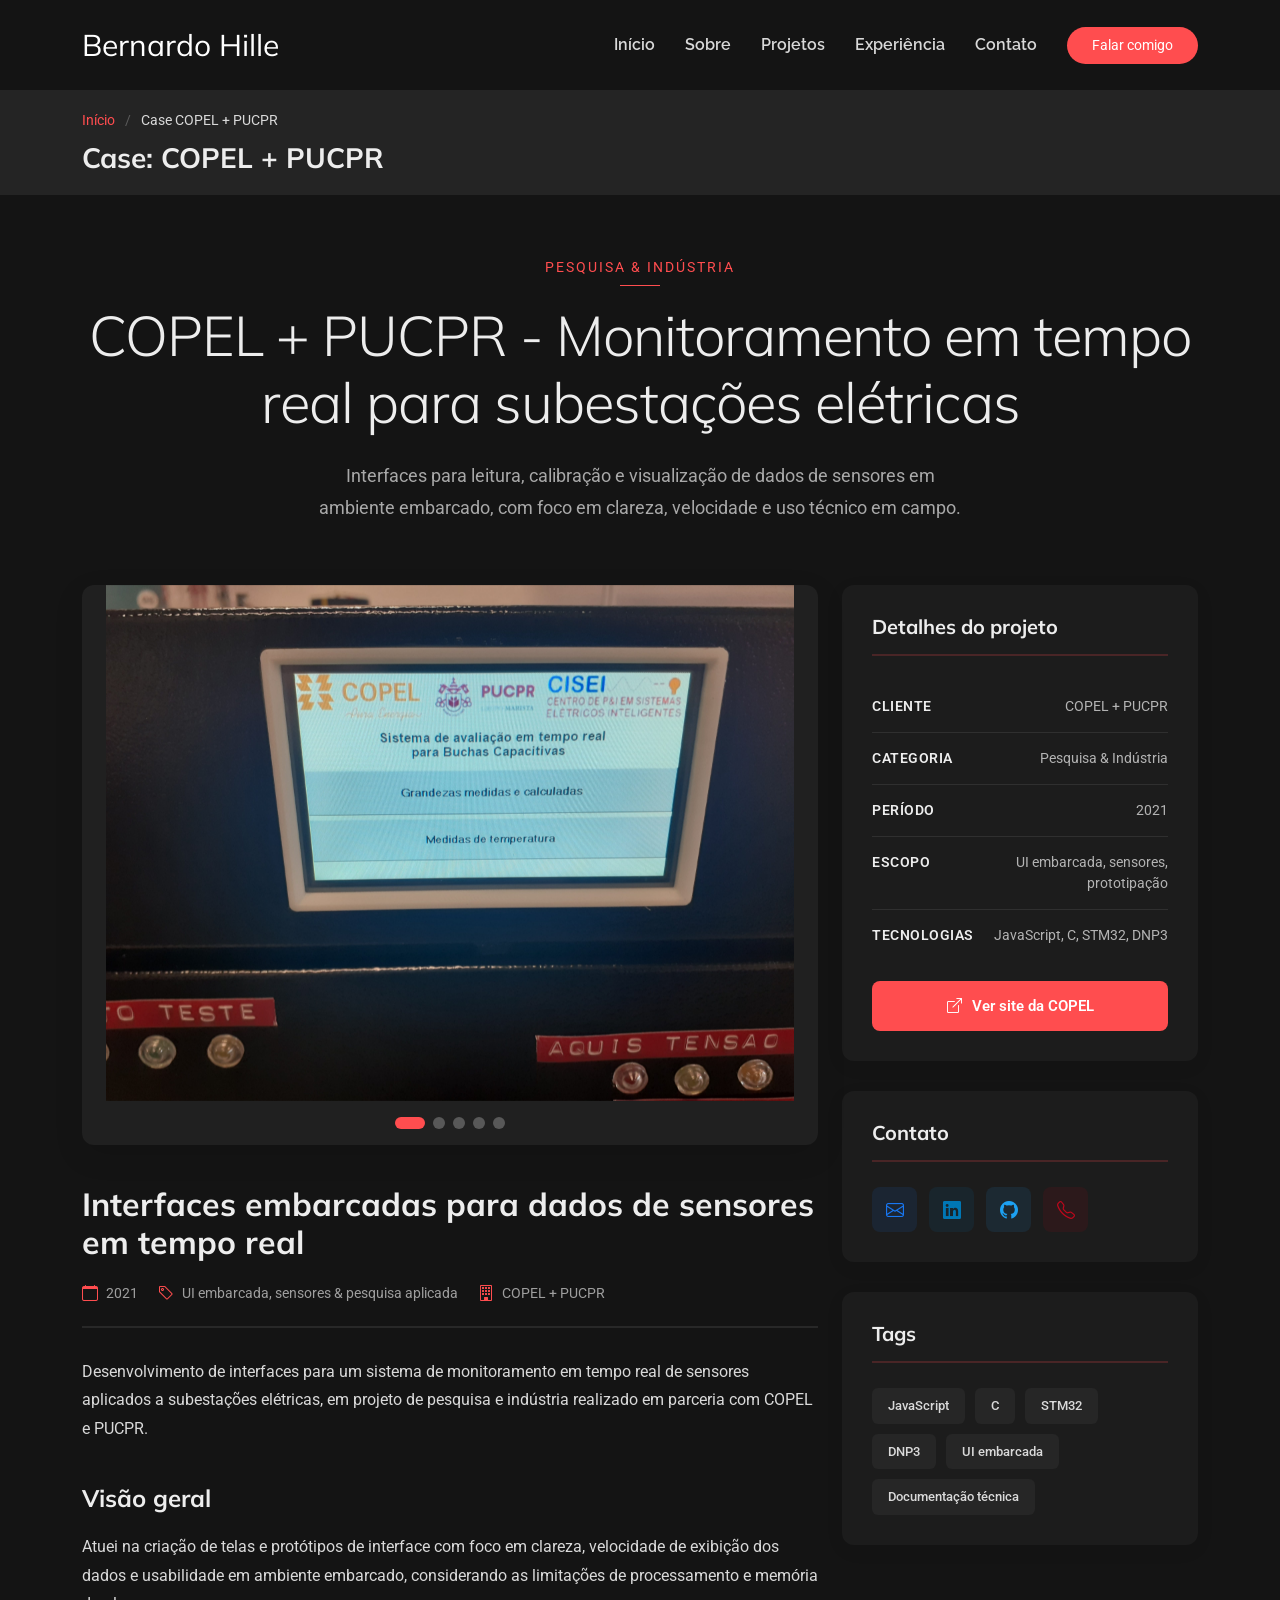
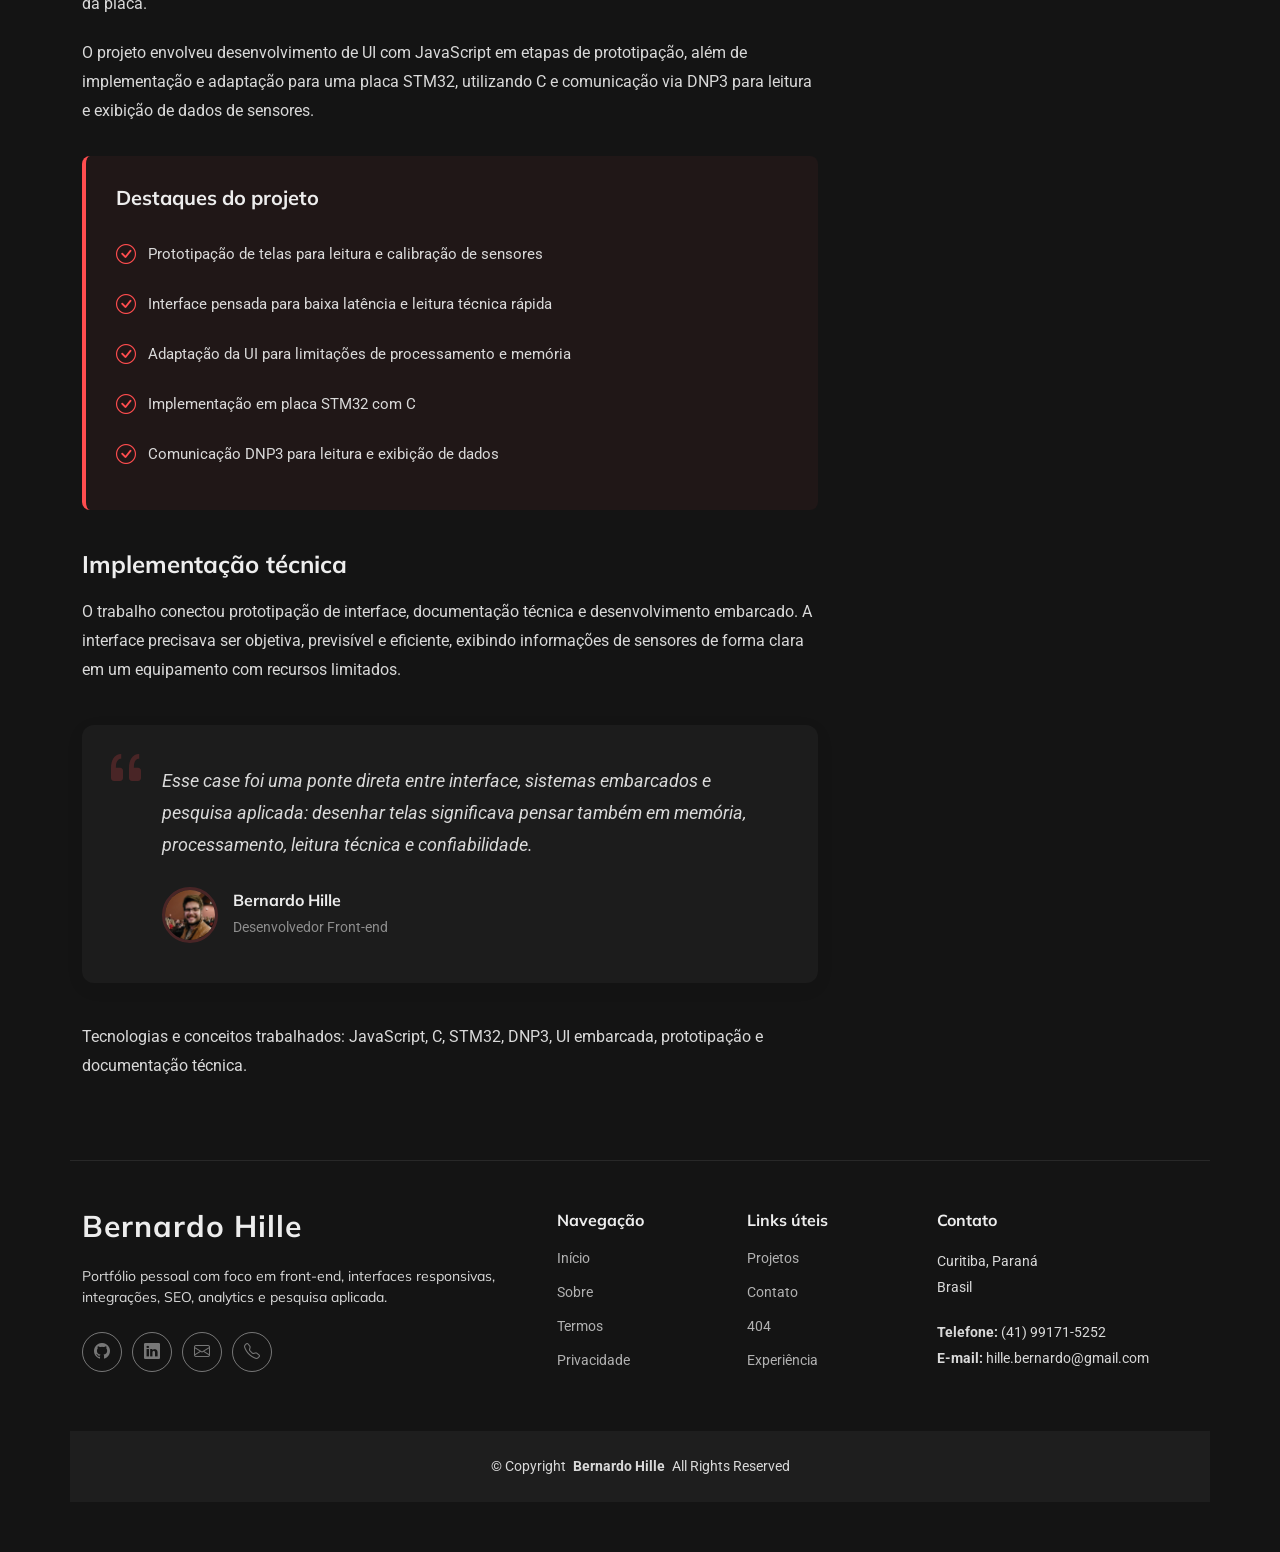
<file: portfolio-copel.html>
﻿<!DOCTYPE html>
<html lang="pt-BR">

<head>
  <meta charset="utf-8">
  <meta content="width=device-width, initial-scale=1.0" name="viewport">
  <title>COPEL + PUCPR | Case de Projeto</title>
  <meta name="description" content="Detalhes do projeto COPEL e PUCPR, com interfaces embarcadas para monitoramento em tempo real de sensores em subestações elétricas.">
  <meta name="keywords" content="COPEL, PUCPR, STM32, DNP3, JavaScript, C, UI embarcada">

  <link href="assets/img/bernardo_icon.ico" rel="icon" type="image/x-icon">
  <link href="assets/img/apple-touch-icon.png" rel="apple-touch-icon">

  <link href="https://fonts.googleapis.com" rel="preconnect">
  <link href="https://fonts.gstatic.com" rel="preconnect" crossorigin>
  <link href="https://fonts.googleapis.com/css2?family=Roboto:ital,wght@0,100;0,300;0,400;0,500;0,700;0,900;1,100;1,300;1,400;1,500;1,700;1,900&family=Raleway:ital,wght@0,100;0,200;0,300;0,400;0,500;0,600;0,700;0,800;0,900;1,100;1,200;1,300;1,400;1,500;1,600;1,700;1,800;1,900&family=Mulish:ital,wght@0,200;0,300;0,400;0,500;0,600;0,700;0,800;0,900;1,200;1,300;1,400;1,500;1,600;1,700;1,800;1,900&display=swap" rel="stylesheet">

  <link href="assets/vendor/bootstrap/css/bootstrap.min.css" rel="stylesheet">
  <link href="assets/vendor/bootstrap-icons/bootstrap-icons.css" rel="stylesheet">
  <link href="assets/vendor/aos/aos.css" rel="stylesheet">
  <link href="assets/vendor/glightbox/css/glightbox.min.css" rel="stylesheet">
  <link href="assets/vendor/swiper/swiper-bundle.min.css" rel="stylesheet">
  <link href="assets/css/main.css" rel="stylesheet">
</head>

<body class="portfolio-details-page">

  <header id="header" class="header d-flex align-items-center sticky-top">
    <div class="container-fluid container-xl position-relative d-flex align-items-center">
      <a href="index.html" class="logo d-flex align-items-center me-auto">
        <h1 class="sitename">Bernardo Hille</h1>
      </a>

      <nav id="navmenu" class="navmenu">
        <ul>
          <li><a href="index.html#hero">Início</a></li>
          <li><a href="index.html#about">Sobre</a></li>
          <li><a href="index.html#portfolio">Projetos</a></li>
          <li><a href="index.html#resume">Experiência</a></li>
          <li><a href="index.html#contact">Contato</a></li>
        </ul>
        <i class="mobile-nav-toggle d-xl-none bi bi-list"></i>
      </nav>

      <a class="btn-getstarted" href="index.html#contact">Falar comigo</a>
    </div>
  </header>

  <main class="main">
    <div class="page-title light-background">
      <div class="container">
        <nav class="breadcrumbs">
          <ol>
            <li><a href="index.html">Início</a></li>
            <li class="current">Case COPEL + PUCPR</li>
          </ol>
        </nav>
        <h1>Case: COPEL + PUCPR</h1>
      </div>
    </div>

    <section id="portfolio-details" class="portfolio-details section">
      <div class="container section-title" data-aos="fade-up">
        <span class="subtitle">Pesquisa &amp; indústria</span>
        <h2>COPEL + PUCPR - Monitoramento em tempo real para subestações elétricas</h2>
        <p>Interfaces para leitura, calibração e visualização de dados de sensores em ambiente embarcado, com foco em clareza, velocidade e uso técnico em campo.</p>
      </div>

      <div class="container" data-aos="fade-up" data-aos-delay="100">
        <div class="row gy-5">
          <div class="col-lg-8">
            <div class="portfolio-details-slider swiper init-swiper">
              <script type="application/json" class="swiper-config">
                {
                  "loop": true,
                  "speed": 600,
                  "autoplay": {
                    "delay": 4000
                  },
                  "slidesPerView": 1,
                  "spaceBetween": 0,
                  "effect": "fade",
                  "pagination": {
                    "el": ".swiper-pagination",
                    "type": "bullets",
                    "clickable": true
                  }
                }
              </script>
              <div class="swiper-wrapper">
                <div class="swiper-slide">
                  <img src="assets/img/portfolio/copel-sistema.jpg" alt="Sistema embarcado COPEL e PUCPR" class="img-fluid">
                </div>
                <div class="swiper-slide">
                  <img src="assets/img/portfolio/copel-temperatura.jpg" alt="Leitura de temperatura em interface embarcada" class="img-fluid">
                </div>
                <div class="swiper-slide">
                  <img src="assets/img/portfolio/copel-calibracao.jpg" alt="Tela de calibração de transformador" class="img-fluid">
                </div>
                <div class="swiper-slide">
                  <img src="assets/img/portfolio/copel-lab.jpg" alt="Bancada de testes do projeto COPEL" class="img-fluid">
                </div>
                <div class="swiper-slide">
                  <img src="assets/img/portfolio/copel-prototipo.jpg" alt="Protótipo de display STM32" class="img-fluid">
                </div>
              </div>
              <div class="swiper-pagination"></div>
            </div>

            <div class="portfolio-content" data-aos="fade-up" data-aos-delay="200">
              <h2>Interfaces embarcadas para dados de sensores em tempo real</h2>

              <div class="meta-info">
                <span class="date"><i class="bi bi-calendar"></i> 2021</span>
                <span class="category"><i class="bi bi-tag"></i> UI embarcada, sensores &amp; pesquisa aplicada</span>
                <span class="client"><i class="bi bi-building"></i> COPEL + PUCPR</span>
              </div>

              <p>
                Desenvolvimento de interfaces para um sistema de monitoramento em tempo real de sensores aplicados a subestações elétricas, em projeto de pesquisa e indústria realizado em parceria com COPEL e PUCPR.
              </p>

              <h3>Visão geral</h3>
              <p>
                Atuei na criação de telas e protótipos de interface com foco em clareza, velocidade de exibição dos dados e usabilidade em ambiente embarcado, considerando as limitações de processamento e memória da placa.
              </p>
              <p>
                O projeto envolveu desenvolvimento de UI com JavaScript em etapas de prototipação, além de implementação e adaptação para uma placa STM32, utilizando C e comunicação via DNP3 para leitura e exibição de dados de sensores.
              </p>

              <div class="highlights-box">
                <h4>Destaques do projeto</h4>
                <ul>
                  <li><i class="bi bi-check-circle"></i> Prototipação de telas para leitura e calibração de sensores</li>
                  <li><i class="bi bi-check-circle"></i> Interface pensada para baixa latência e leitura técnica rápida</li>
                  <li><i class="bi bi-check-circle"></i> Adaptação da UI para limitações de processamento e memória</li>
                  <li><i class="bi bi-check-circle"></i> Implementação em placa STM32 com C</li>
                  <li><i class="bi bi-check-circle"></i> Comunicação DNP3 para leitura e exibição de dados</li>
                </ul>
              </div>

              <h3>Implementação técnica</h3>
              <p>
                O trabalho conectou prototipação de interface, documentação técnica e desenvolvimento embarcado. A interface precisava ser objetiva, previsível e eficiente, exibindo informações de sensores de forma clara em um equipamento com recursos limitados.
              </p>

              <blockquote>
                <i class="bi bi-quote quote-icon"></i>
                <p>
                  Esse case foi uma ponte direta entre interface, sistemas embarcados e pesquisa aplicada: desenhar telas significava pensar também em memória, processamento, leitura técnica e confiabilidade.
                </p>
                <div class="author">
                  <img src="assets/img/profile/bernardo-profile.png" alt="Bernardo Hille">
                  <div class="author-info">
                    <h5>Bernardo Hille</h5>
                    <span>Desenvolvedor Front-end</span>
                  </div>
                </div>
              </blockquote>

              <p>
                Tecnologias e conceitos trabalhados: JavaScript, C, STM32, DNP3, UI embarcada, prototipação e documentação técnica.
              </p>
            </div>
          </div>

          <div class="col-lg-4">
            <div class="sidebar" data-aos="fade-up" data-aos-delay="200">
              <div class="info-card">
                <h3>Detalhes do projeto</h3>
                <div class="info-item">
                  <span class="label">Cliente</span>
                  <span class="value">COPEL + PUCPR</span>
                </div>
                <div class="info-item">
                  <span class="label">Categoria</span>
                  <span class="value">Pesquisa &amp; Indústria</span>
                </div>
                <div class="info-item">
                  <span class="label">Período</span>
                  <span class="value">2021</span>
                </div>
                <div class="info-item">
                  <span class="label">Escopo</span>
                  <span class="value">UI embarcada, sensores, prototipação</span>
                </div>
                <div class="info-item">
                  <span class="label">Tecnologias</span>
                  <span class="value">JavaScript, C, STM32, DNP3</span>
                </div>
                <a href="https://www.copel.com/" class="btn-primary" target="_blank" rel="noreferrer">
                  <i class="bi bi-box-arrow-up-right"></i> Ver site da COPEL
                </a>
              </div>

              <div class="share-card" data-aos="fade-up" data-aos-delay="300">
                <h3>Contato</h3>
                <div class="social-links">
                  <a href="mailto:hille.bernardo@gmail.com" class="facebook"><i class="bi bi-envelope"></i></a>
                  <a href="https://www.linkedin.com/in/bernardo-hille-b440221bb/" class="linkedin" target="_blank" rel="noreferrer"><i class="bi bi-linkedin"></i></a>
                  <a href="https://github.com/BernardoHille" class="twitter" target="_blank" rel="noreferrer"><i class="bi bi-github"></i></a>
                  <a href="tel:+5541991715252" class="pinterest"><i class="bi bi-telephone"></i></a>
                </div>
              </div>

              <div class="tags-card" data-aos="fade-up" data-aos-delay="400">
                <h3>Tags</h3>
                <div class="tags">
                  <a href="#">JavaScript</a>
                  <a href="#">C</a>
                  <a href="#">STM32</a>
                  <a href="#">DNP3</a>
                  <a href="#">UI embarcada</a>
                  <a href="#">Documentação técnica</a>
                </div>
              </div>
            </div>
          </div>
        </div>
      </div>
    </section>
  </main>

  <footer id="footer" class="footer">
    <div class="container footer-top">
      <div class="row gy-4">
        <div class="col-lg-5 col-md-12 footer-about">
          <a href="index.html" class="logo d-flex align-items-center">
            <span class="sitename">Bernardo Hille</span>
          </a>
          <p>Portfólio pessoal com foco em front-end, interfaces responsivas, integrações, SEO, analytics e pesquisa aplicada.</p>
          <div class="social-links d-flex mt-4">
            <a href="https://github.com/BernardoHille" target="_blank" rel="noreferrer"><i class="bi bi-github"></i></a>
            <a href="https://www.linkedin.com/in/bernardo-hille-b440221bb/" target="_blank" rel="noreferrer"><i class="bi bi-linkedin"></i></a>
            <a href="mailto:hille.bernardo@gmail.com"><i class="bi bi-envelope"></i></a>
            <a href="tel:+5541991715252"><i class="bi bi-telephone"></i></a>
          </div>
        </div>

        <div class="col-lg-2 col-6 footer-links">
          <h4>Navegação</h4>
          <ul>
            <li><a href="index.html#hero">Início</a></li>
            <li><a href="index.html#about">Sobre</a></li>
            <li><a href="terms.html">Termos</a></li>
            <li><a href="privacy.html">Privacidade</a></li>
          </ul>
        </div>

        <div class="col-lg-2 col-6 footer-links">
          <h4>Links úteis</h4>
          <ul>
            <li><a href="index.html#portfolio">Projetos</a></li>
            <li><a href="index.html#contact">Contato</a></li>
            <li><a href="404.html">404</a></li>
            <li><a href="index.html#resume">Experiência</a></li>
          </ul>
        </div>

        <div class="col-lg-3 col-md-12 footer-contact text-center text-md-start">
          <h4>Contato</h4>
          <p>Curitiba, Paraná</p>
          <p>Brasil</p>
          <p class="mt-4"><strong>Telefone:</strong> <span>(41) 99171-5252</span></p>
          <p><strong>E-mail:</strong> <span>hille.bernardo@gmail.com</span></p>
        </div>
      </div>
    </div>

    <div class="container copyright text-center mt-4">
      <p>© <span>Copyright</span> <strong class="px-1 sitename">Bernardo Hille</strong> <span>All Rights Reserved</span></p>
    </div>
  </footer>

  <a href="#" id="scroll-top" class="scroll-top d-flex align-items-center justify-content-center"><i class="bi bi-arrow-up-short"></i></a>
  <div id="preloader"></div>

  <script src="assets/vendor/bootstrap/js/bootstrap.bundle.min.js"></script>
  <script src="assets/vendor/php-email-form/validate.js"></script>
  <script src="assets/vendor/aos/aos.js"></script>
  <script src="assets/vendor/typed.js/typed.umd.js"></script>
  <script src="assets/vendor/waypoints/noframework.waypoints.js"></script>
  <script src="assets/vendor/glightbox/js/glightbox.min.js"></script>
  <script src="assets/vendor/imagesloaded/imagesloaded.pkgd.min.js"></script>
  <script src="assets/vendor/isotope-layout/isotope.pkgd.min.js"></script>
  <script src="assets/vendor/swiper/swiper-bundle.min.js"></script>
  <script src="assets/js/main.js"></script>

</body>

</html>
</file>
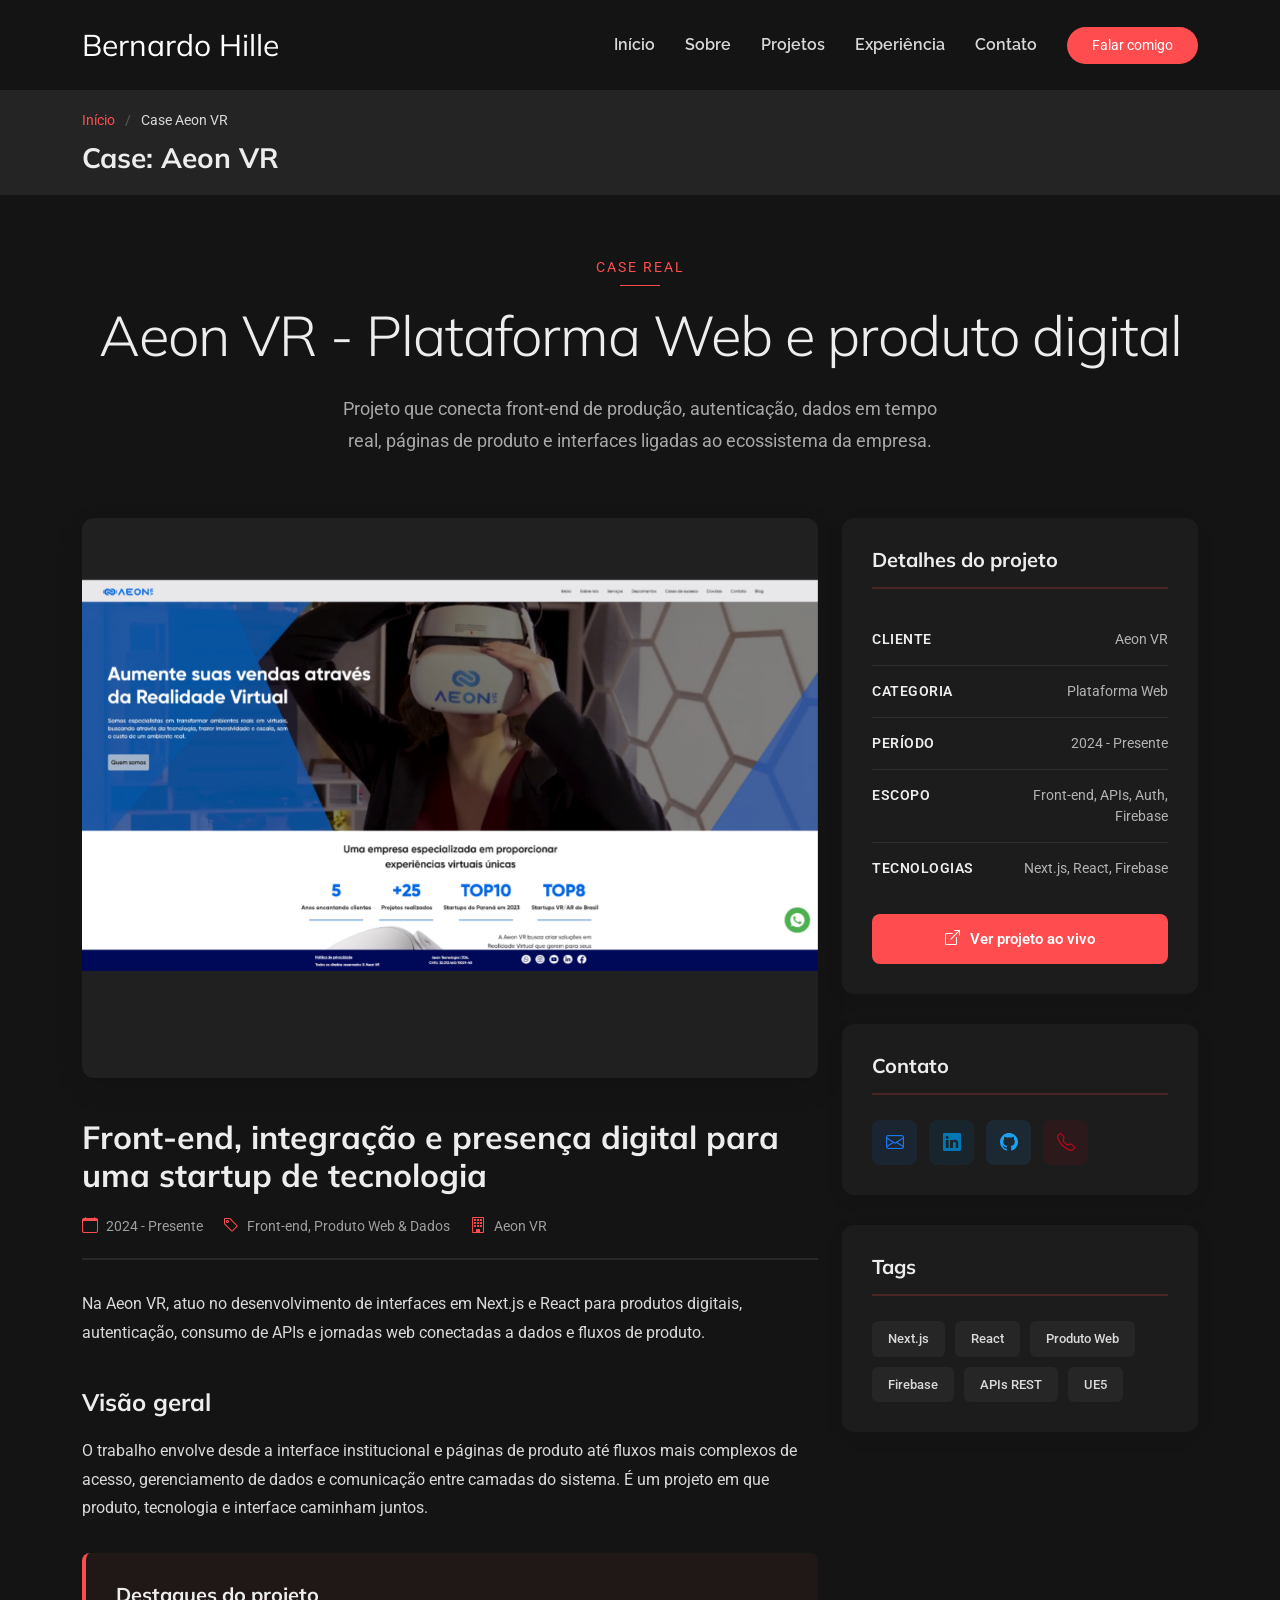
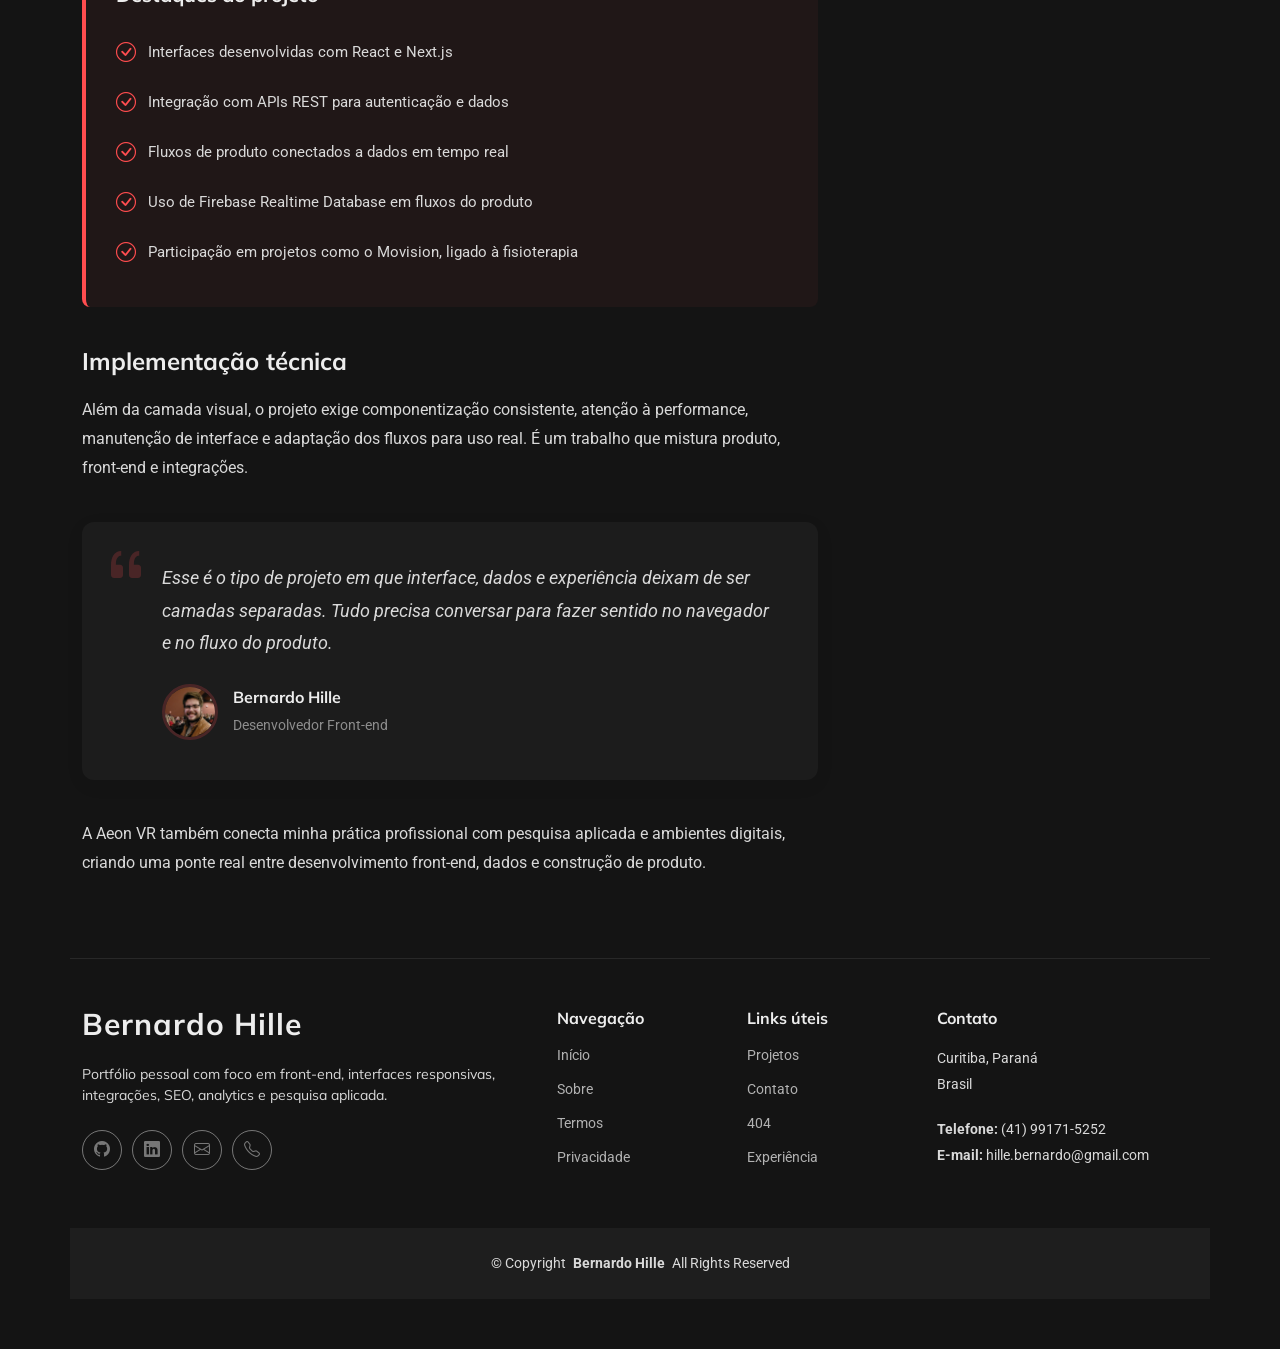
<file: portfolio-details.html>
﻿<!DOCTYPE html>
<html lang="pt-BR">

<head>
  <meta charset="utf-8">
  <meta content="width=device-width, initial-scale=1.0" name="viewport">
  <title>Aeon VR | Case de Projeto</title>
  <meta name="description" content="Detalhes do projeto Aeon VR, com foco em front-end, integrações, autenticação, dados em tempo real e produto web.">
  <meta name="keywords" content="Aeon VR, case, front-end, Next.js, React, Firebase">

  <link href="assets/img/bernardo_icon.ico" rel="icon" type="image/x-icon">
  <link href="assets/img/apple-touch-icon.png" rel="apple-touch-icon">

  <link href="https://fonts.googleapis.com" rel="preconnect">
  <link href="https://fonts.gstatic.com" rel="preconnect" crossorigin>
  <link href="https://fonts.googleapis.com/css2?family=Roboto:ital,wght@0,100;0,300;0,400;0,500;0,700;0,900;1,100;1,300;1,400;1,500;1,700;1,900&family=Raleway:ital,wght@0,100;0,200;0,300;0,400;0,500;0,600;0,700;0,800;0,900;1,100;1,200;1,300;1,400;1,500;1,600;1,700;1,800;1,900&family=Mulish:ital,wght@0,200;0,300;0,400;0,500;0,600;0,700;0,800;0,900;1,200;1,300;1,400;1,500;1,600;1,700;1,800;1,900&display=swap" rel="stylesheet">

  <link href="assets/vendor/bootstrap/css/bootstrap.min.css" rel="stylesheet">
  <link href="assets/vendor/bootstrap-icons/bootstrap-icons.css" rel="stylesheet">
  <link href="assets/vendor/aos/aos.css" rel="stylesheet">
  <link href="assets/vendor/glightbox/css/glightbox.min.css" rel="stylesheet">
  <link href="assets/vendor/swiper/swiper-bundle.min.css" rel="stylesheet">
  <link href="assets/css/main.css" rel="stylesheet">
</head>

<body class="portfolio-details-page">

  <header id="header" class="header d-flex align-items-center sticky-top">
    <div class="container-fluid container-xl position-relative d-flex align-items-center">
      <a href="index.html" class="logo d-flex align-items-center me-auto">
        <h1 class="sitename">Bernardo Hille</h1>
      </a>

      <nav id="navmenu" class="navmenu">
        <ul>
          <li><a href="index.html#hero">Início</a></li>
          <li><a href="index.html#about">Sobre</a></li>
          <li><a href="index.html#portfolio">Projetos</a></li>
          <li><a href="index.html#resume">Experiência</a></li>
          <li><a href="index.html#contact">Contato</a></li>
        </ul>
        <i class="mobile-nav-toggle d-xl-none bi bi-list"></i>
      </nav>

      <a class="btn-getstarted" href="index.html#contact">Falar comigo</a>
    </div>
  </header>

  <main class="main">
    <div class="page-title light-background">
      <div class="container">
        <nav class="breadcrumbs">
          <ol>
            <li><a href="index.html">Início</a></li>
            <li class="current">Case Aeon VR</li>
          </ol>
        </nav>
        <h1>Case: Aeon VR</h1>
      </div>
    </div>

    <section id="portfolio-details" class="portfolio-details section">
      <div class="container section-title" data-aos="fade-up">
        <span class="subtitle">Case real</span>
        <h2>Aeon VR - Plataforma Web e produto digital</h2>
        <p>Projeto que conecta front-end de produção, autenticação, dados em tempo real, páginas de produto e interfaces ligadas ao ecossistema da empresa.</p>
      </div>

      <div class="container" data-aos="fade-up" data-aos-delay="100">
        <div class="row gy-5">
          <div class="col-lg-8">
            <div class="portfolio-details-slider swiper init-swiper">
              <script type="application/json" class="swiper-config">
                {
                  "loop": false,
                  "speed": 600,
                  "slidesPerView": 1,
                  "spaceBetween": 0,
                  "effect": "fade",
                  "pagination": {
                    "el": ".swiper-pagination",
                    "type": "bullets",
                    "clickable": true
                  }
                }
              </script>
              <div class="swiper-wrapper">
                <div class="swiper-slide">
                  <img src="assets/img/portfolio/aeonvr.png" alt="Aeon VR" class="img-fluid">
                </div>
              </div>
              <div class="swiper-pagination"></div>
            </div>

            <div class="portfolio-content" data-aos="fade-up" data-aos-delay="200">
              <h2>Front-end, integração e presença digital para uma startup de tecnologia</h2>

              <div class="meta-info">
                <span class="date"><i class="bi bi-calendar"></i> 2024 - Presente</span>
                <span class="category"><i class="bi bi-tag"></i> Front-end, Produto Web &amp; Dados</span>
                <span class="client"><i class="bi bi-building"></i> Aeon VR</span>
              </div>

              <p>
                Na Aeon VR, atuo no desenvolvimento de interfaces em Next.js e React para produtos digitais, autenticação, consumo de APIs e jornadas web conectadas a dados e fluxos de produto.
              </p>

              <h3>Visão geral</h3>
              <p>
                O trabalho envolve desde a interface institucional e páginas de produto até fluxos mais complexos de acesso, gerenciamento de dados e comunicação entre camadas do sistema. É um projeto em que produto, tecnologia e interface caminham juntos.
              </p>

              <div class="highlights-box">
                <h4>Destaques do projeto</h4>
                <ul>
                  <li><i class="bi bi-check-circle"></i> Interfaces desenvolvidas com React e Next.js</li>
                  <li><i class="bi bi-check-circle"></i> Integração com APIs REST para autenticação e dados</li>
                  <li><i class="bi bi-check-circle"></i> Fluxos de produto conectados a dados em tempo real</li>
                  <li><i class="bi bi-check-circle"></i> Uso de Firebase Realtime Database em fluxos do produto</li>
                  <li><i class="bi bi-check-circle"></i> Participação em projetos como o Movision, ligado à fisioterapia</li>
                </ul>
              </div>

              <h3>Implementação técnica</h3>
              <p>
                Além da camada visual, o projeto exige componentização consistente, atenção à performance, manutenção de interface e adaptação dos fluxos para uso real. É um trabalho que mistura produto, front-end e integrações.
              </p>

              <blockquote>
                <i class="bi bi-quote quote-icon"></i>
                <p>
                  Esse é o tipo de projeto em que interface, dados e experiência deixam de ser camadas separadas. Tudo precisa conversar para fazer sentido no navegador e no fluxo do produto.
                </p>
                <div class="author">
                  <img src="assets/img/profile/bernardo-profile.png" alt="Bernardo Hille">
                  <div class="author-info">
                    <h5>Bernardo Hille</h5>
                    <span>Desenvolvedor Front-end</span>
                  </div>
                </div>
              </blockquote>

              <p>
                A Aeon VR também conecta minha prática profissional com pesquisa aplicada e ambientes digitais, criando uma ponte real entre desenvolvimento front-end, dados e construção de produto.
              </p>
            </div>
          </div>

          <div class="col-lg-4">
            <div class="sidebar" data-aos="fade-up" data-aos-delay="200">
              <div class="info-card">
                <h3>Detalhes do projeto</h3>
                <div class="info-item">
                  <span class="label">Cliente</span>
                  <span class="value">Aeon VR</span>
                </div>
                <div class="info-item">
                  <span class="label">Categoria</span>
                  <span class="value">Plataforma Web</span>
                </div>
                <div class="info-item">
                  <span class="label">Período</span>
                  <span class="value">2024 - Presente</span>
                </div>
                <div class="info-item">
                  <span class="label">Escopo</span>
                  <span class="value">Front-end, APIs, Auth, Firebase</span>
                </div>
                <div class="info-item">
                  <span class="label">Tecnologias</span>
                  <span class="value">Next.js, React, Firebase</span>
                </div>
                <a href="https://www.aeonvr.com.br/" class="btn-primary" target="_blank" rel="noreferrer">
                  <i class="bi bi-box-arrow-up-right"></i> Ver projeto ao vivo
                </a>
              </div>

              <div class="share-card" data-aos="fade-up" data-aos-delay="300">
                <h3>Contato</h3>
                <div class="social-links">
                  <a href="mailto:hille.bernardo@gmail.com" class="facebook"><i class="bi bi-envelope"></i></a>
                  <a href="https://www.linkedin.com/in/bernardo-hille-b440221bb/" class="linkedin" target="_blank" rel="noreferrer"><i class="bi bi-linkedin"></i></a>
                  <a href="https://github.com/BernardoHille" class="twitter" target="_blank" rel="noreferrer"><i class="bi bi-github"></i></a>
                  <a href="tel:+5541991715252" class="pinterest"><i class="bi bi-telephone"></i></a>
                </div>
              </div>

              <div class="tags-card" data-aos="fade-up" data-aos-delay="400">
                <h3>Tags</h3>
                <div class="tags">
                  <a href="#">Next.js</a>
                  <a href="#">React</a>
                  <a href="#">Produto Web</a>
                  <a href="#">Firebase</a>
                  <a href="#">APIs REST</a>
                  <a href="#">UE5</a>
                </div>
              </div>
            </div>
          </div>
        </div>
      </div>
    </section>
  </main>

  <footer id="footer" class="footer">
    <div class="container footer-top">
      <div class="row gy-4">
        <div class="col-lg-5 col-md-12 footer-about">
          <a href="index.html" class="logo d-flex align-items-center">
            <span class="sitename">Bernardo Hille</span>
          </a>
          <p>Portfólio pessoal com foco em front-end, interfaces responsivas, integrações, SEO, analytics e pesquisa aplicada.</p>
          <div class="social-links d-flex mt-4">
            <a href="https://github.com/BernardoHille" target="_blank" rel="noreferrer"><i class="bi bi-github"></i></a>
            <a href="https://www.linkedin.com/in/bernardo-hille-b440221bb/" target="_blank" rel="noreferrer"><i class="bi bi-linkedin"></i></a>
            <a href="mailto:hille.bernardo@gmail.com"><i class="bi bi-envelope"></i></a>
            <a href="tel:+5541991715252"><i class="bi bi-telephone"></i></a>
          </div>
        </div>

        <div class="col-lg-2 col-6 footer-links">
          <h4>Navegação</h4>
          <ul>
            <li><a href="index.html#hero">Início</a></li>
            <li><a href="index.html#about">Sobre</a></li>
            <li><a href="terms.html">Termos</a></li>
            <li><a href="privacy.html">Privacidade</a></li>
          </ul>
        </div>

        <div class="col-lg-2 col-6 footer-links">
          <h4>Links úteis</h4>
          <ul>
            <li><a href="index.html#portfolio">Projetos</a></li>
            <li><a href="index.html#contact">Contato</a></li>
            <li><a href="404.html">404</a></li>
            <li><a href="index.html#resume">Experiência</a></li>
          </ul>
        </div>

        <div class="col-lg-3 col-md-12 footer-contact text-center text-md-start">
          <h4>Contato</h4>
          <p>Curitiba, Paraná</p>
          <p>Brasil</p>
          <p class="mt-4"><strong>Telefone:</strong> <span>(41) 99171-5252</span></p>
          <p><strong>E-mail:</strong> <span>hille.bernardo@gmail.com</span></p>
        </div>
      </div>
    </div>

    <div class="container copyright text-center mt-4">
      <p>© <span>Copyright</span> <strong class="px-1 sitename">Bernardo Hille</strong> <span>All Rights Reserved</span></p>
    </div>
  </footer>

  <a href="#" id="scroll-top" class="scroll-top d-flex align-items-center justify-content-center"><i class="bi bi-arrow-up-short"></i></a>
  <div id="preloader"></div>

  <script src="assets/vendor/bootstrap/js/bootstrap.bundle.min.js"></script>
  <script src="assets/vendor/php-email-form/validate.js"></script>
  <script src="assets/vendor/aos/aos.js"></script>
  <script src="assets/vendor/typed.js/typed.umd.js"></script>
  <script src="assets/vendor/waypoints/noframework.waypoints.js"></script>
  <script src="assets/vendor/glightbox/js/glightbox.min.js"></script>
  <script src="assets/vendor/imagesloaded/imagesloaded.pkgd.min.js"></script>
  <script src="assets/vendor/isotope-layout/isotope.pkgd.min.js"></script>
  <script src="assets/vendor/swiper/swiper-bundle.min.js"></script>
  <script src="assets/js/main.js"></script>

</body>

</html>
</file>
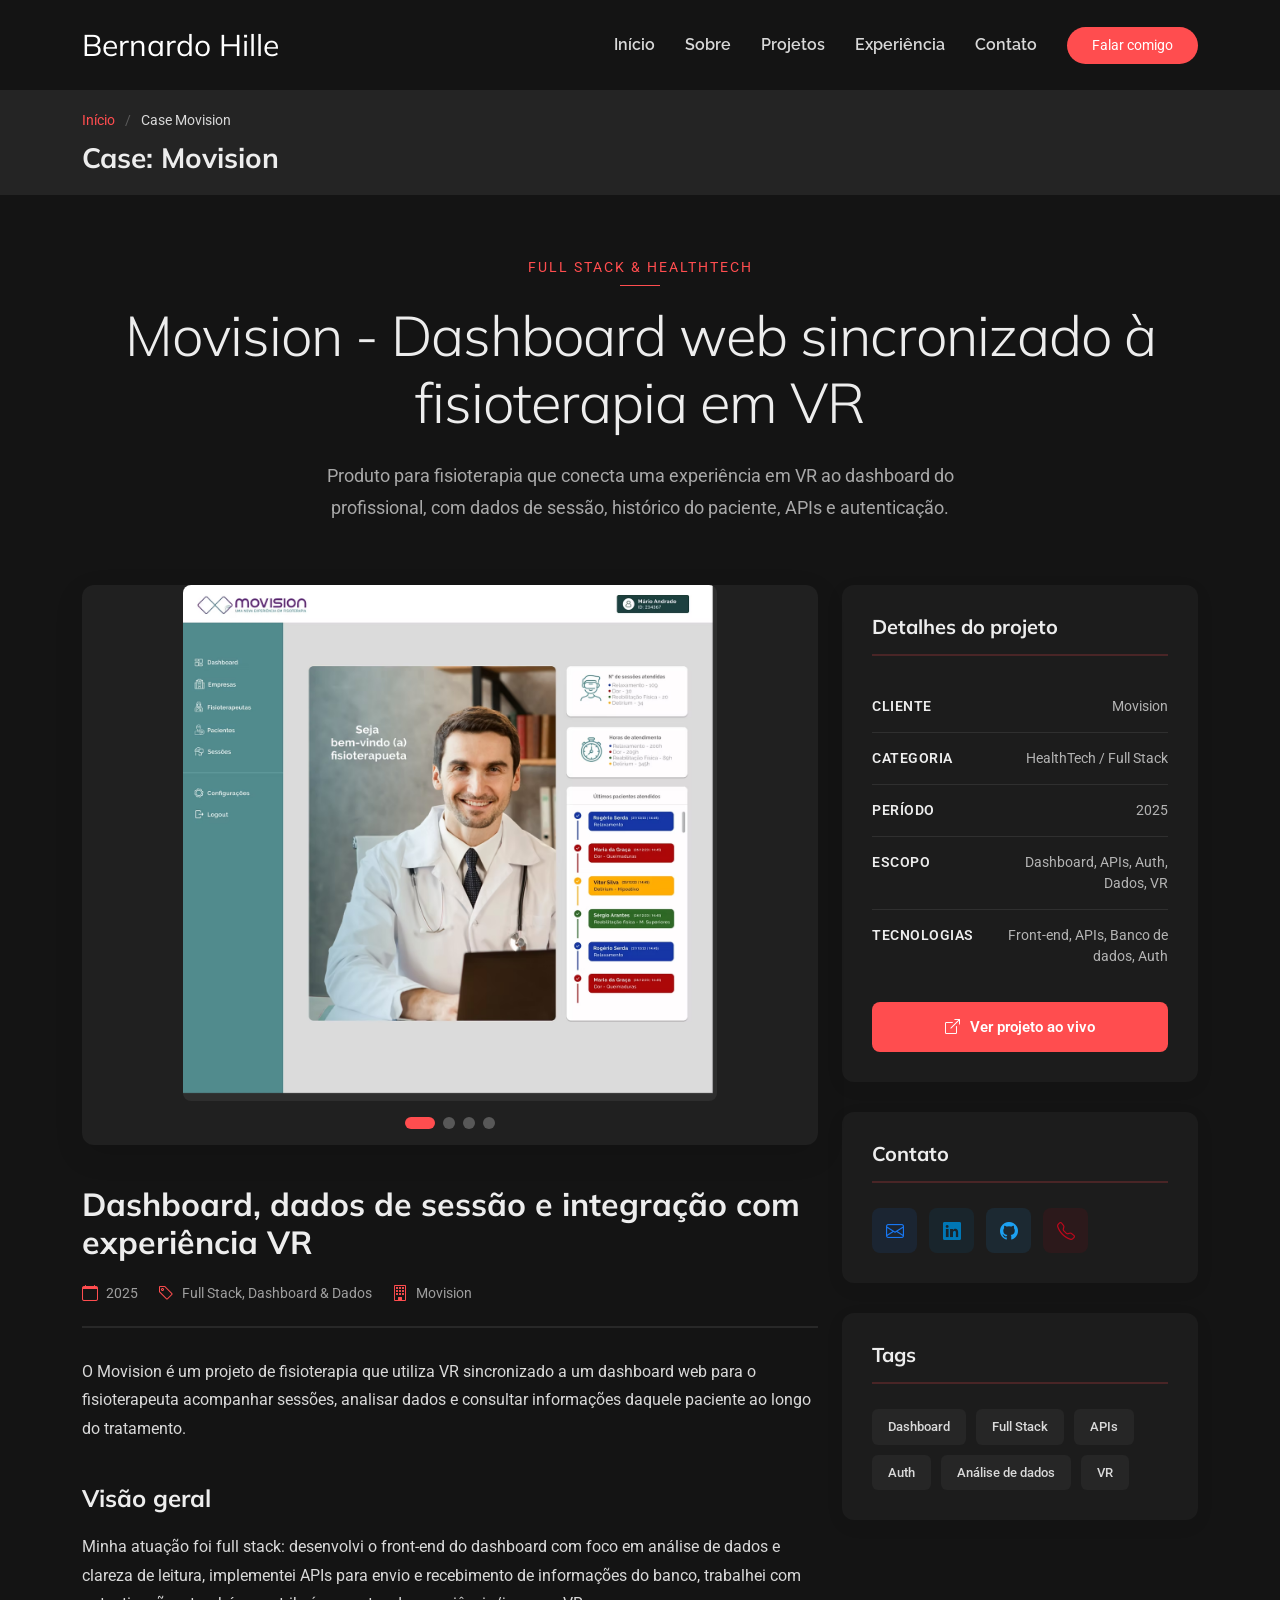
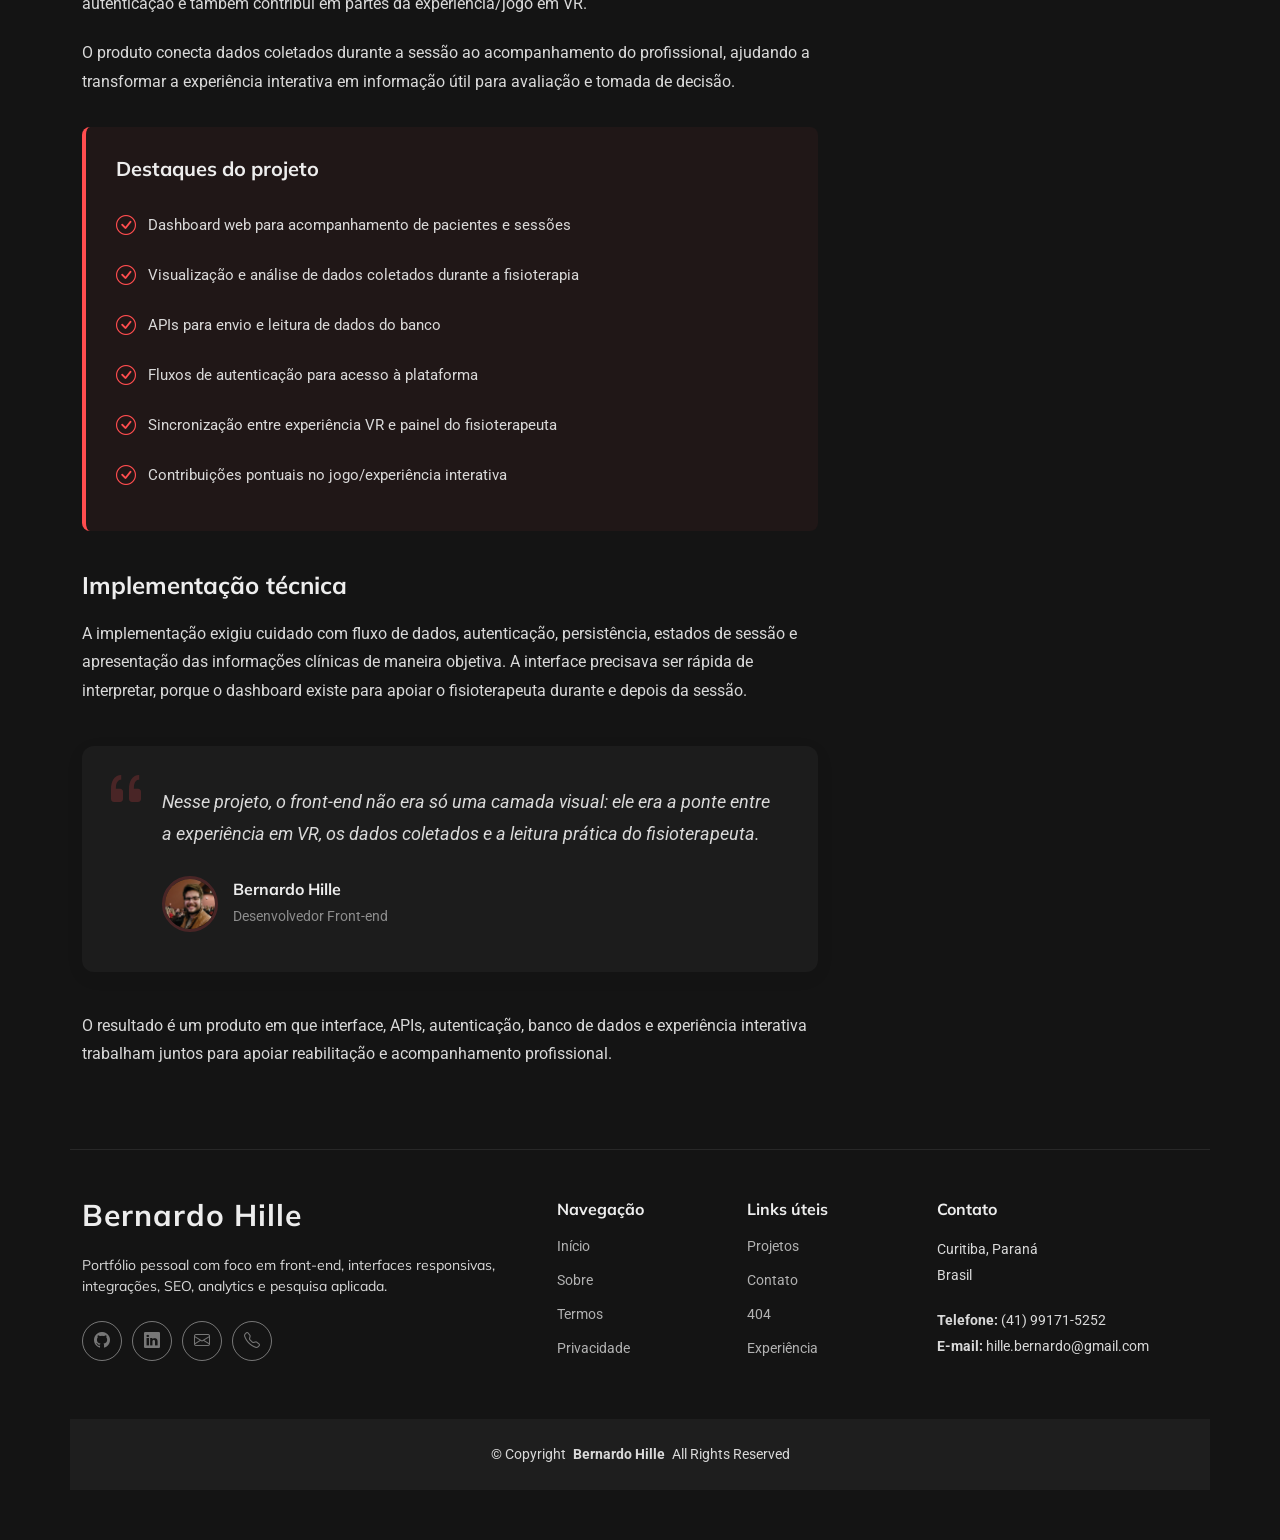
<file: portfolio-movision.html>
﻿<!DOCTYPE html>
<html lang="pt-BR">

<head>
  <meta charset="utf-8">
  <meta content="width=device-width, initial-scale=1.0" name="viewport">
  <title>Movision | Case de Projeto</title>
  <meta name="description" content="Detalhes do projeto Movision, plataforma de fisioterapia com dashboard web sincronizado a experiências VR, dados de sessão, APIs e autenticação.">
  <meta name="keywords" content="Movision, fisioterapia, dashboard, VR, full stack, APIs, autenticação, análise de dados">

  <link href="assets/img/bernardo_icon.ico" rel="icon" type="image/x-icon">
  <link href="assets/img/apple-touch-icon.png" rel="apple-touch-icon">

  <link href="https://fonts.googleapis.com" rel="preconnect">
  <link href="https://fonts.gstatic.com" rel="preconnect" crossorigin>
  <link href="https://fonts.googleapis.com/css2?family=Roboto:ital,wght@0,100;0,300;0,400;0,500;0,700;0,900;1,100;1,300;1,400;1,500;1,700;1,900&family=Raleway:ital,wght@0,100;0,200;0,300;0,400;0,500;0,600;0,700;0,800;0,900;1,100;1,200;1,300;1,400;1,500;1,600;1,700;1,800;1,900&family=Mulish:ital,wght@0,200;0,300;0,400;0,500;0,600;0,700;0,800;0,900;1,200;1,300;1,400;1,500;1,600;1,700;1,800;1,900&display=swap" rel="stylesheet">

  <link href="assets/vendor/bootstrap/css/bootstrap.min.css" rel="stylesheet">
  <link href="assets/vendor/bootstrap-icons/bootstrap-icons.css" rel="stylesheet">
  <link href="assets/vendor/aos/aos.css" rel="stylesheet">
  <link href="assets/vendor/glightbox/css/glightbox.min.css" rel="stylesheet">
  <link href="assets/vendor/swiper/swiper-bundle.min.css" rel="stylesheet">
  <link href="assets/css/main.css" rel="stylesheet">
</head>

<body class="portfolio-details-page">

  <header id="header" class="header d-flex align-items-center sticky-top">
    <div class="container-fluid container-xl position-relative d-flex align-items-center">
      <a href="index.html" class="logo d-flex align-items-center me-auto">
        <h1 class="sitename">Bernardo Hille</h1>
      </a>

      <nav id="navmenu" class="navmenu">
        <ul>
          <li><a href="index.html#hero">Início</a></li>
          <li><a href="index.html#about">Sobre</a></li>
          <li><a href="index.html#portfolio">Projetos</a></li>
          <li><a href="index.html#resume">Experiência</a></li>
          <li><a href="index.html#contact">Contato</a></li>
        </ul>
        <i class="mobile-nav-toggle d-xl-none bi bi-list"></i>
      </nav>

      <a class="btn-getstarted" href="index.html#contact">Falar comigo</a>
    </div>
  </header>

  <main class="main">
    <div class="page-title light-background">
      <div class="container">
        <nav class="breadcrumbs">
          <ol>
            <li><a href="index.html">Início</a></li>
            <li class="current">Case Movision</li>
          </ol>
        </nav>
        <h1>Case: Movision</h1>
      </div>
    </div>

    <section id="portfolio-details" class="portfolio-details section">
      <div class="container section-title" data-aos="fade-up">
        <span class="subtitle">Full Stack &amp; HealthTech</span>
        <h2>Movision - Dashboard web sincronizado à fisioterapia em VR</h2>
        <p>Produto para fisioterapia que conecta uma experiência em VR ao dashboard do profissional, com dados de sessão, histórico do paciente, APIs e autenticação.</p>
      </div>

      <div class="container" data-aos="fade-up" data-aos-delay="100">
        <div class="row gy-5">
          <div class="col-lg-8">
            <div class="portfolio-details-slider swiper init-swiper">
              <script type="application/json" class="swiper-config">
                {
                  "loop": true,
                  "speed": 600,
                  "autoplay": {
                    "delay": 4000
                  },
                  "slidesPerView": 1,
                  "spaceBetween": 0,
                  "effect": "fade",
                  "pagination": {
                    "el": ".swiper-pagination",
                    "type": "bullets",
                    "clickable": true
                  }
                }
              </script>
              <div class="swiper-wrapper">
                <div class="swiper-slide">
                  <div class="portfolio-shot-crop movision-shot movision-shot-1" role="img" aria-label="Dashboard web Movision"></div>
                </div>
                <div class="swiper-slide">
                  <div class="portfolio-shot-crop movision-shot movision-shot-2" role="img" aria-label="Tela desktop Movision"></div>
                </div>
                <div class="swiper-slide">
                  <div class="portfolio-shot-crop movision-shot movision-shot-3" role="img" aria-label="Análise de dados no dashboard Movision"></div>
                </div>
                <div class="swiper-slide">
                  <div class="portfolio-shot-crop movision-shot movision-shot-4" role="img" aria-label="Sessões e pacientes no dashboard Movision"></div>
                </div>
              </div>
              <div class="swiper-pagination"></div>
            </div>

            <div class="portfolio-content" data-aos="fade-up" data-aos-delay="200">
              <h2>Dashboard, dados de sessão e integração com experiência VR</h2>

              <div class="meta-info">
                <span class="date"><i class="bi bi-calendar"></i> 2025</span>
                <span class="category"><i class="bi bi-tag"></i> Full Stack, Dashboard &amp; Dados</span>
                <span class="client"><i class="bi bi-building"></i> Movision</span>
              </div>

              <p>
                O Movision é um projeto de fisioterapia que utiliza VR sincronizado a um dashboard web para o fisioterapeuta acompanhar sessões, analisar dados e consultar informações daquele paciente ao longo do tratamento.
              </p>

              <h3>Visão geral</h3>
              <p>
                Minha atuação foi full stack: desenvolvi o front-end do dashboard com foco em análise de dados e clareza de leitura, implementei APIs para envio e recebimento de informações do banco, trabalhei com autenticação e também contribuí em partes da experiência/jogo em VR.
              </p>
              <p>
                O produto conecta dados coletados durante a sessão ao acompanhamento do profissional, ajudando a transformar a experiência interativa em informação útil para avaliação e tomada de decisão.
              </p>

              <div class="highlights-box">
                <h4>Destaques do projeto</h4>
                <ul>
                  <li><i class="bi bi-check-circle"></i> Dashboard web para acompanhamento de pacientes e sessões</li>
                  <li><i class="bi bi-check-circle"></i> Visualização e análise de dados coletados durante a fisioterapia</li>
                  <li><i class="bi bi-check-circle"></i> APIs para envio e leitura de dados do banco</li>
                  <li><i class="bi bi-check-circle"></i> Fluxos de autenticação para acesso à plataforma</li>
                  <li><i class="bi bi-check-circle"></i> Sincronização entre experiência VR e painel do fisioterapeuta</li>
                  <li><i class="bi bi-check-circle"></i> Contribuições pontuais no jogo/experiência interativa</li>
                </ul>
              </div>

              <h3>Implementação técnica</h3>
              <p>
                A implementação exigiu cuidado com fluxo de dados, autenticação, persistência, estados de sessão e apresentação das informações clínicas de maneira objetiva. A interface precisava ser rápida de interpretar, porque o dashboard existe para apoiar o fisioterapeuta durante e depois da sessão.
              </p>

              <blockquote>
                <i class="bi bi-quote quote-icon"></i>
                <p>
                  Nesse projeto, o front-end não era só uma camada visual: ele era a ponte entre a experiência em VR, os dados coletados e a leitura prática do fisioterapeuta.
                </p>
                <div class="author">
                  <img src="assets/img/profile/bernardo-profile.png" alt="Bernardo Hille">
                  <div class="author-info">
                    <h5>Bernardo Hille</h5>
                    <span>Desenvolvedor Front-end</span>
                  </div>
                </div>
              </blockquote>

              <p>
                O resultado é um produto em que interface, APIs, autenticação, banco de dados e experiência interativa trabalham juntos para apoiar reabilitação e acompanhamento profissional.
              </p>
            </div>
          </div>

          <div class="col-lg-4">
            <div class="sidebar" data-aos="fade-up" data-aos-delay="200">
              <div class="info-card">
                <h3>Detalhes do projeto</h3>
                <div class="info-item">
                  <span class="label">Cliente</span>
                  <span class="value">Movision</span>
                </div>
                <div class="info-item">
                  <span class="label">Categoria</span>
                  <span class="value">HealthTech / Full Stack</span>
                </div>
                <div class="info-item">
                  <span class="label">Período</span>
                  <span class="value">2025</span>
                </div>
                <div class="info-item">
                  <span class="label">Escopo</span>
                  <span class="value">Dashboard, APIs, Auth, Dados, VR</span>
                </div>
                <div class="info-item">
                  <span class="label">Tecnologias</span>
                  <span class="value">Front-end, APIs, Banco de dados, Auth</span>
                </div>
                <a href="https://www.movision.com.br/" class="btn-primary" target="_blank" rel="noreferrer">
                  <i class="bi bi-box-arrow-up-right"></i> Ver projeto ao vivo
                </a>
              </div>

              <div class="share-card" data-aos="fade-up" data-aos-delay="300">
                <h3>Contato</h3>
                <div class="social-links">
                  <a href="mailto:hille.bernardo@gmail.com" class="facebook"><i class="bi bi-envelope"></i></a>
                  <a href="https://www.linkedin.com/in/bernardo-hille-b440221bb/" class="linkedin" target="_blank" rel="noreferrer"><i class="bi bi-linkedin"></i></a>
                  <a href="https://github.com/BernardoHille" class="twitter" target="_blank" rel="noreferrer"><i class="bi bi-github"></i></a>
                  <a href="tel:+5541991715252" class="pinterest"><i class="bi bi-telephone"></i></a>
                </div>
              </div>

              <div class="tags-card" data-aos="fade-up" data-aos-delay="400">
                <h3>Tags</h3>
                <div class="tags">
                  <a href="#">Dashboard</a>
                  <a href="#">Full Stack</a>
                  <a href="#">APIs</a>
                  <a href="#">Auth</a>
                  <a href="#">Análise de dados</a>
                  <a href="#">VR</a>
                </div>
              </div>
            </div>
          </div>
        </div>
      </div>
    </section>
  </main>

  <footer id="footer" class="footer">
    <div class="container footer-top">
      <div class="row gy-4">
        <div class="col-lg-5 col-md-12 footer-about">
          <a href="index.html" class="logo d-flex align-items-center">
            <span class="sitename">Bernardo Hille</span>
          </a>
          <p>Portfólio pessoal com foco em front-end, interfaces responsivas, integrações, SEO, analytics e pesquisa aplicada.</p>
          <div class="social-links d-flex mt-4">
            <a href="https://github.com/BernardoHille" target="_blank" rel="noreferrer"><i class="bi bi-github"></i></a>
            <a href="https://www.linkedin.com/in/bernardo-hille-b440221bb/" target="_blank" rel="noreferrer"><i class="bi bi-linkedin"></i></a>
            <a href="mailto:hille.bernardo@gmail.com"><i class="bi bi-envelope"></i></a>
            <a href="tel:+5541991715252"><i class="bi bi-telephone"></i></a>
          </div>
        </div>

        <div class="col-lg-2 col-6 footer-links">
          <h4>Navegação</h4>
          <ul>
            <li><a href="index.html#hero">Início</a></li>
            <li><a href="index.html#about">Sobre</a></li>
            <li><a href="terms.html">Termos</a></li>
            <li><a href="privacy.html">Privacidade</a></li>
          </ul>
        </div>

        <div class="col-lg-2 col-6 footer-links">
          <h4>Links úteis</h4>
          <ul>
            <li><a href="index.html#portfolio">Projetos</a></li>
            <li><a href="index.html#contact">Contato</a></li>
            <li><a href="404.html">404</a></li>
            <li><a href="index.html#resume">Experiência</a></li>
          </ul>
        </div>

        <div class="col-lg-3 col-md-12 footer-contact text-center text-md-start">
          <h4>Contato</h4>
          <p>Curitiba, Paraná</p>
          <p>Brasil</p>
          <p class="mt-4"><strong>Telefone:</strong> <span>(41) 99171-5252</span></p>
          <p><strong>E-mail:</strong> <span>hille.bernardo@gmail.com</span></p>
        </div>
      </div>
    </div>

    <div class="container copyright text-center mt-4">
      <p>© <span>Copyright</span> <strong class="px-1 sitename">Bernardo Hille</strong> <span>All Rights Reserved</span></p>
    </div>
  </footer>

  <a href="#" id="scroll-top" class="scroll-top d-flex align-items-center justify-content-center"><i class="bi bi-arrow-up-short"></i></a>
  <div id="preloader"></div>

  <script src="assets/vendor/bootstrap/js/bootstrap.bundle.min.js"></script>
  <script src="assets/vendor/php-email-form/validate.js"></script>
  <script src="assets/vendor/aos/aos.js"></script>
  <script src="assets/vendor/typed.js/typed.umd.js"></script>
  <script src="assets/vendor/waypoints/noframework.waypoints.js"></script>
  <script src="assets/vendor/glightbox/js/glightbox.min.js"></script>
  <script src="assets/vendor/imagesloaded/imagesloaded.pkgd.min.js"></script>
  <script src="assets/vendor/isotope-layout/isotope.pkgd.min.js"></script>
  <script src="assets/vendor/swiper/swiper-bundle.min.js"></script>
  <script src="assets/js/main.js"></script>

</body>

</html>
</file>
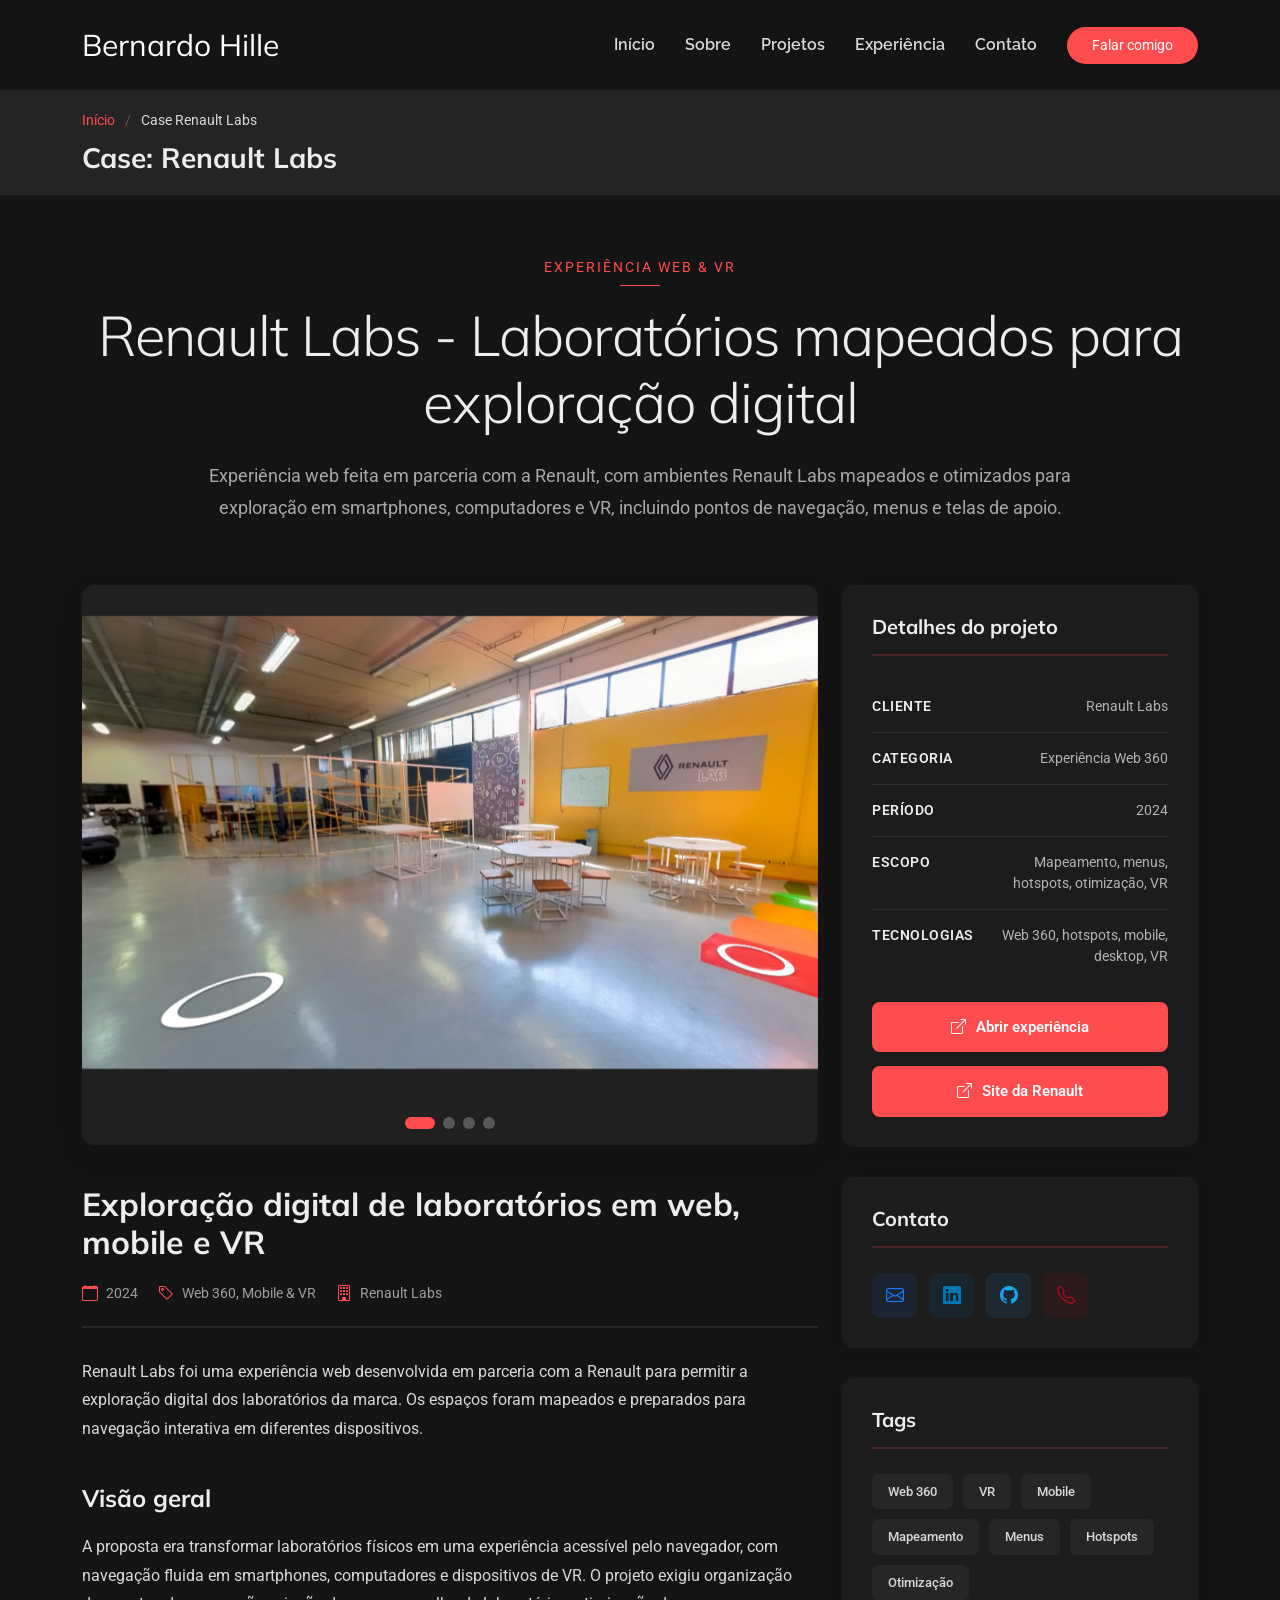
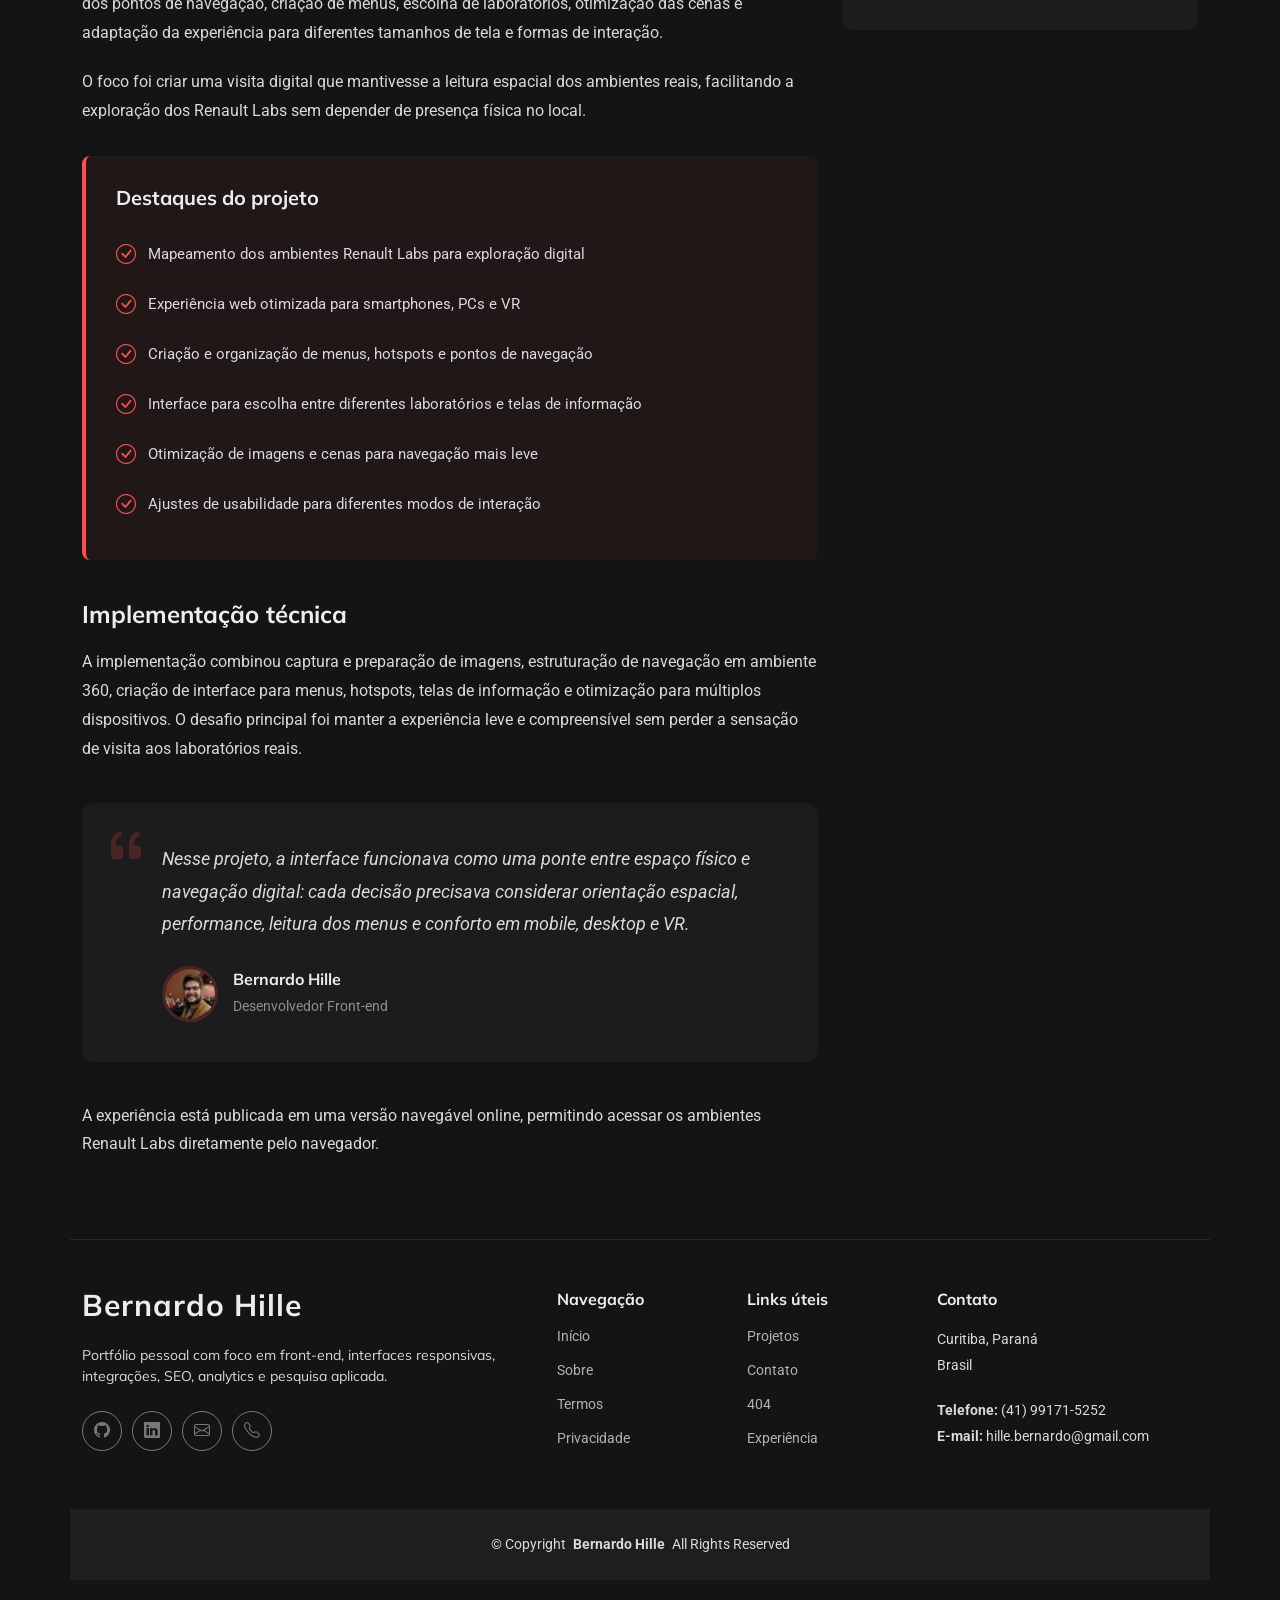
<file: portfolio-renault.html>
﻿<!DOCTYPE html>
<html lang="pt-BR">

<head>
  <meta charset="utf-8">
  <meta content="width=device-width, initial-scale=1.0" name="viewport">
  <title>Renault Labs | Case de Projeto</title>
  <meta name="description" content="Detalhes do projeto Renault Labs, experiência web 360 mapeada e otimizada para exploração em smartphones, computadores e VR, com menus, hotspots e navegação por laboratórios.">
  <meta name="keywords" content="Renault Labs, experiência web, tour 360, VR, mobile, mapeamento, otimização, hotspots, menu interativo">

  <link href="assets/img/bernardo_icon.ico" rel="icon" type="image/x-icon">
  <link href="assets/img/apple-touch-icon.png" rel="apple-touch-icon">

  <link href="https://fonts.googleapis.com" rel="preconnect">
  <link href="https://fonts.gstatic.com" rel="preconnect" crossorigin>
  <link href="https://fonts.googleapis.com/css2?family=Roboto:ital,wght@0,100;0,300;0,400;0,500;0,700;0,900;1,100;1,300;1,400;1,500;1,700;1,900&family=Raleway:ital,wght@0,100;0,200;0,300;0,400;0,500;0,600;0,700;0,800;0,900;1,100;1,200;1,300;1,400;1,500;1,600;1,700;1,800;1,900&family=Mulish:ital,wght@0,200;0,300;0,400;0,500;0,600;0,700;0,800;0,900;1,200;1,300;1,400;1,500;1,600;1,700;1,800;1,900&display=swap" rel="stylesheet">

  <link href="assets/vendor/bootstrap/css/bootstrap.min.css" rel="stylesheet">
  <link href="assets/vendor/bootstrap-icons/bootstrap-icons.css" rel="stylesheet">
  <link href="assets/vendor/aos/aos.css" rel="stylesheet">
  <link href="assets/vendor/glightbox/css/glightbox.min.css" rel="stylesheet">
  <link href="assets/vendor/swiper/swiper-bundle.min.css" rel="stylesheet">
  <link href="assets/css/main.css" rel="stylesheet">
</head>

<body class="portfolio-details-page">

  <header id="header" class="header d-flex align-items-center sticky-top">
    <div class="container-fluid container-xl position-relative d-flex align-items-center">
      <a href="index.html" class="logo d-flex align-items-center me-auto">
        <h1 class="sitename">Bernardo Hille</h1>
      </a>

      <nav id="navmenu" class="navmenu">
        <ul>
          <li><a href="index.html#hero">Início</a></li>
          <li><a href="index.html#about">Sobre</a></li>
          <li><a href="index.html#portfolio">Projetos</a></li>
          <li><a href="index.html#resume">Experiência</a></li>
          <li><a href="index.html#contact">Contato</a></li>
        </ul>
        <i class="mobile-nav-toggle d-xl-none bi bi-list"></i>
      </nav>

      <a class="btn-getstarted" href="index.html#contact">Falar comigo</a>
    </div>
  </header>

  <main class="main">
    <div class="page-title light-background">
      <div class="container">
        <nav class="breadcrumbs">
          <ol>
            <li><a href="index.html">Início</a></li>
            <li class="current">Case Renault Labs</li>
          </ol>
        </nav>
        <h1>Case: Renault Labs</h1>
      </div>
    </div>

    <section id="portfolio-details" class="portfolio-details section">
      <div class="container section-title" data-aos="fade-up">
        <span class="subtitle">Experiência Web &amp; VR</span>
        <h2>Renault Labs - Laboratórios mapeados para exploração digital</h2>
        <p>Experiência web feita em parceria com a Renault, com ambientes Renault Labs mapeados e otimizados para exploração em smartphones, computadores e VR, incluindo pontos de navegação, menus e telas de apoio.</p>
      </div>

      <div class="container" data-aos="fade-up" data-aos-delay="100">
        <div class="row gy-5">
          <div class="col-lg-8">
            <div class="portfolio-details-slider swiper init-swiper">
              <script type="application/json" class="swiper-config">
                {
                  "loop": true,
                  "speed": 600,
                  "autoplay": {
                    "delay": 4000
                  },
                  "slidesPerView": 1,
                  "spaceBetween": 0,
                  "effect": "fade",
                  "pagination": {
                    "el": ".swiper-pagination",
                    "type": "bullets",
                    "clickable": true
                  }
                }
              </script>
              <div class="swiper-wrapper">
                <div class="swiper-slide">
                  <img src="assets/img/portfolio/renault-lab-ambiente.jpg" alt="Ambiente Renault Labs mapeado em experiência 360" class="img-fluid">
                </div>
                <div class="swiper-slide">
                  <img src="assets/img/portfolio/renault-lab-menu.jpg" alt="Menu interativo para escolha dos laboratórios Renault Labs" class="img-fluid">
                </div>
                <div class="swiper-slide">
                  <img src="assets/img/portfolio/renault-lab-carros.jpg" alt="Laboratório Renault com veículos e ponto de navegação" class="img-fluid">
                </div>
                <div class="swiper-slide">
                  <img src="assets/img/portfolio/renault-lab-entrada.jpg" alt="Entrada do Renault Lab com identidade visual da marca" class="img-fluid">
                </div>
              </div>
              <div class="swiper-pagination"></div>
            </div>

            <div class="portfolio-content" data-aos="fade-up" data-aos-delay="200">
              <h2>Exploração digital de laboratórios em web, mobile e VR</h2>

              <div class="meta-info">
                <span class="date"><i class="bi bi-calendar"></i> 2024</span>
                <span class="category"><i class="bi bi-tag"></i> Web 360, Mobile &amp; VR</span>
                <span class="client"><i class="bi bi-building"></i> Renault Labs</span>
              </div>

              <p>
                Renault Labs foi uma experiência web desenvolvida em parceria com a Renault para permitir a exploração digital dos laboratórios da marca. Os espaços foram mapeados e preparados para navegação interativa em diferentes dispositivos.
              </p>

              <h3>Visão geral</h3>
              <p>
                A proposta era transformar laboratórios físicos em uma experiência acessível pelo navegador, com navegação fluida em smartphones, computadores e dispositivos de VR. O projeto exigiu organização dos pontos de navegação, criação de menus, escolha de laboratórios, otimização das cenas e adaptação da experiência para diferentes tamanhos de tela e formas de interação.
              </p>
              <p>
                O foco foi criar uma visita digital que mantivesse a leitura espacial dos ambientes reais, facilitando a exploração dos Renault Labs sem depender de presença física no local.
              </p>

              <div class="highlights-box">
                <h4>Destaques do projeto</h4>
                <ul>
                  <li><i class="bi bi-check-circle"></i> Mapeamento dos ambientes Renault Labs para exploração digital</li>
                  <li><i class="bi bi-check-circle"></i> Experiência web otimizada para smartphones, PCs e VR</li>
                  <li><i class="bi bi-check-circle"></i> Criação e organização de menus, hotspots e pontos de navegação</li>
                  <li><i class="bi bi-check-circle"></i> Interface para escolha entre diferentes laboratórios e telas de informação</li>
                  <li><i class="bi bi-check-circle"></i> Otimização de imagens e cenas para navegação mais leve</li>
                  <li><i class="bi bi-check-circle"></i> Ajustes de usabilidade para diferentes modos de interação</li>
                </ul>
              </div>

              <h3>Implementação técnica</h3>
              <p>
                A implementação combinou captura e preparação de imagens, estruturação de navegação em ambiente 360, criação de interface para menus, hotspots, telas de informação e otimização para múltiplos dispositivos. O desafio principal foi manter a experiência leve e compreensível sem perder a sensação de visita aos laboratórios reais.
              </p>

              <blockquote>
                <i class="bi bi-quote quote-icon"></i>
                <p>
                  Nesse projeto, a interface funcionava como uma ponte entre espaço físico e navegação digital: cada decisão precisava considerar orientação espacial, performance, leitura dos menus e conforto em mobile, desktop e VR.
                </p>
                <div class="author">
                  <img src="assets/img/profile/bernardo-profile.png" alt="Bernardo Hille">
                  <div class="author-info">
                    <h5>Bernardo Hille</h5>
                    <span>Desenvolvedor Front-end</span>
                  </div>
                </div>
              </blockquote>

              <p>
                A experiência está publicada em uma versão navegável online, permitindo acessar os ambientes Renault Labs diretamente pelo navegador.
              </p>
            </div>
          </div>

          <div class="col-lg-4">
            <div class="sidebar" data-aos="fade-up" data-aos-delay="200">
              <div class="info-card">
                <h3>Detalhes do projeto</h3>
                <div class="info-item">
                  <span class="label">Cliente</span>
                  <span class="value">Renault Labs</span>
                </div>
                <div class="info-item">
                  <span class="label">Categoria</span>
                  <span class="value">Experiência Web 360</span>
                </div>
                <div class="info-item">
                  <span class="label">Período</span>
                  <span class="value">2024</span>
                </div>
                <div class="info-item">
                  <span class="label">Escopo</span>
                  <span class="value">Mapeamento, menus, hotspots, otimização, VR</span>
                </div>
                <div class="info-item">
                  <span class="label">Tecnologias</span>
                  <span class="value">Web 360, hotspots, mobile, desktop, VR</span>
                </div>
                <a href="https://lab-meta.github.io/renault_labs/" class="btn-primary" target="_blank" rel="noreferrer">
                  <i class="bi bi-box-arrow-up-right"></i> Abrir experiência
                </a>
                <a href="https://www.renault.com.br/" class="btn-primary" target="_blank" rel="noreferrer">
                  <i class="bi bi-box-arrow-up-right"></i> Site da Renault
                </a>
              </div>

              <div class="share-card" data-aos="fade-up" data-aos-delay="300">
                <h3>Contato</h3>
                <div class="social-links">
                  <a href="mailto:hille.bernardo@gmail.com" class="facebook"><i class="bi bi-envelope"></i></a>
                  <a href="https://www.linkedin.com/in/bernardo-hille-b440221bb/" class="linkedin" target="_blank" rel="noreferrer"><i class="bi bi-linkedin"></i></a>
                  <a href="https://github.com/BernardoHille" class="twitter" target="_blank" rel="noreferrer"><i class="bi bi-github"></i></a>
                  <a href="tel:+5541991715252" class="pinterest"><i class="bi bi-telephone"></i></a>
                </div>
              </div>

              <div class="tags-card" data-aos="fade-up" data-aos-delay="400">
                <h3>Tags</h3>
                <div class="tags">
                  <a href="#">Web 360</a>
                  <a href="#">VR</a>
                  <a href="#">Mobile</a>
                  <a href="#">Mapeamento</a>
                  <a href="#">Menus</a>
                  <a href="#">Hotspots</a>
                  <a href="#">Otimização</a>
                </div>
              </div>
            </div>
          </div>
        </div>
      </div>
    </section>
  </main>

  <footer id="footer" class="footer">
    <div class="container footer-top">
      <div class="row gy-4">
        <div class="col-lg-5 col-md-12 footer-about">
          <a href="index.html" class="logo d-flex align-items-center">
            <span class="sitename">Bernardo Hille</span>
          </a>
          <p>Portfólio pessoal com foco em front-end, interfaces responsivas, integrações, SEO, analytics e pesquisa aplicada.</p>
          <div class="social-links d-flex mt-4">
            <a href="https://github.com/BernardoHille" target="_blank" rel="noreferrer"><i class="bi bi-github"></i></a>
            <a href="https://www.linkedin.com/in/bernardo-hille-b440221bb/" target="_blank" rel="noreferrer"><i class="bi bi-linkedin"></i></a>
            <a href="mailto:hille.bernardo@gmail.com"><i class="bi bi-envelope"></i></a>
            <a href="tel:+5541991715252"><i class="bi bi-telephone"></i></a>
          </div>
        </div>

        <div class="col-lg-2 col-6 footer-links">
          <h4>Navegação</h4>
          <ul>
            <li><a href="index.html#hero">Início</a></li>
            <li><a href="index.html#about">Sobre</a></li>
            <li><a href="terms.html">Termos</a></li>
            <li><a href="privacy.html">Privacidade</a></li>
          </ul>
        </div>

        <div class="col-lg-2 col-6 footer-links">
          <h4>Links úteis</h4>
          <ul>
            <li><a href="index.html#portfolio">Projetos</a></li>
            <li><a href="index.html#contact">Contato</a></li>
            <li><a href="404.html">404</a></li>
            <li><a href="index.html#resume">Experiência</a></li>
          </ul>
        </div>

        <div class="col-lg-3 col-md-12 footer-contact text-center text-md-start">
          <h4>Contato</h4>
          <p>Curitiba, Paraná</p>
          <p>Brasil</p>
          <p class="mt-4"><strong>Telefone:</strong> <span>(41) 99171-5252</span></p>
          <p><strong>E-mail:</strong> <span>hille.bernardo@gmail.com</span></p>
        </div>
      </div>
    </div>

    <div class="container copyright text-center mt-4">
      <p>© <span>Copyright</span> <strong class="px-1 sitename">Bernardo Hille</strong> <span>All Rights Reserved</span></p>
    </div>
  </footer>

  <a href="#" id="scroll-top" class="scroll-top d-flex align-items-center justify-content-center"><i class="bi bi-arrow-up-short"></i></a>
  <div id="preloader"></div>

  <script src="assets/vendor/bootstrap/js/bootstrap.bundle.min.js"></script>
  <script src="assets/vendor/php-email-form/validate.js"></script>
  <script src="assets/vendor/aos/aos.js"></script>
  <script src="assets/vendor/typed.js/typed.umd.js"></script>
  <script src="assets/vendor/waypoints/noframework.waypoints.js"></script>
  <script src="assets/vendor/glightbox/js/glightbox.min.js"></script>
  <script src="assets/vendor/imagesloaded/imagesloaded.pkgd.min.js"></script>
  <script src="assets/vendor/isotope-layout/isotope.pkgd.min.js"></script>
  <script src="assets/vendor/swiper/swiper-bundle.min.js"></script>
  <script src="assets/js/main.js"></script>

</body>

</html>
</file>
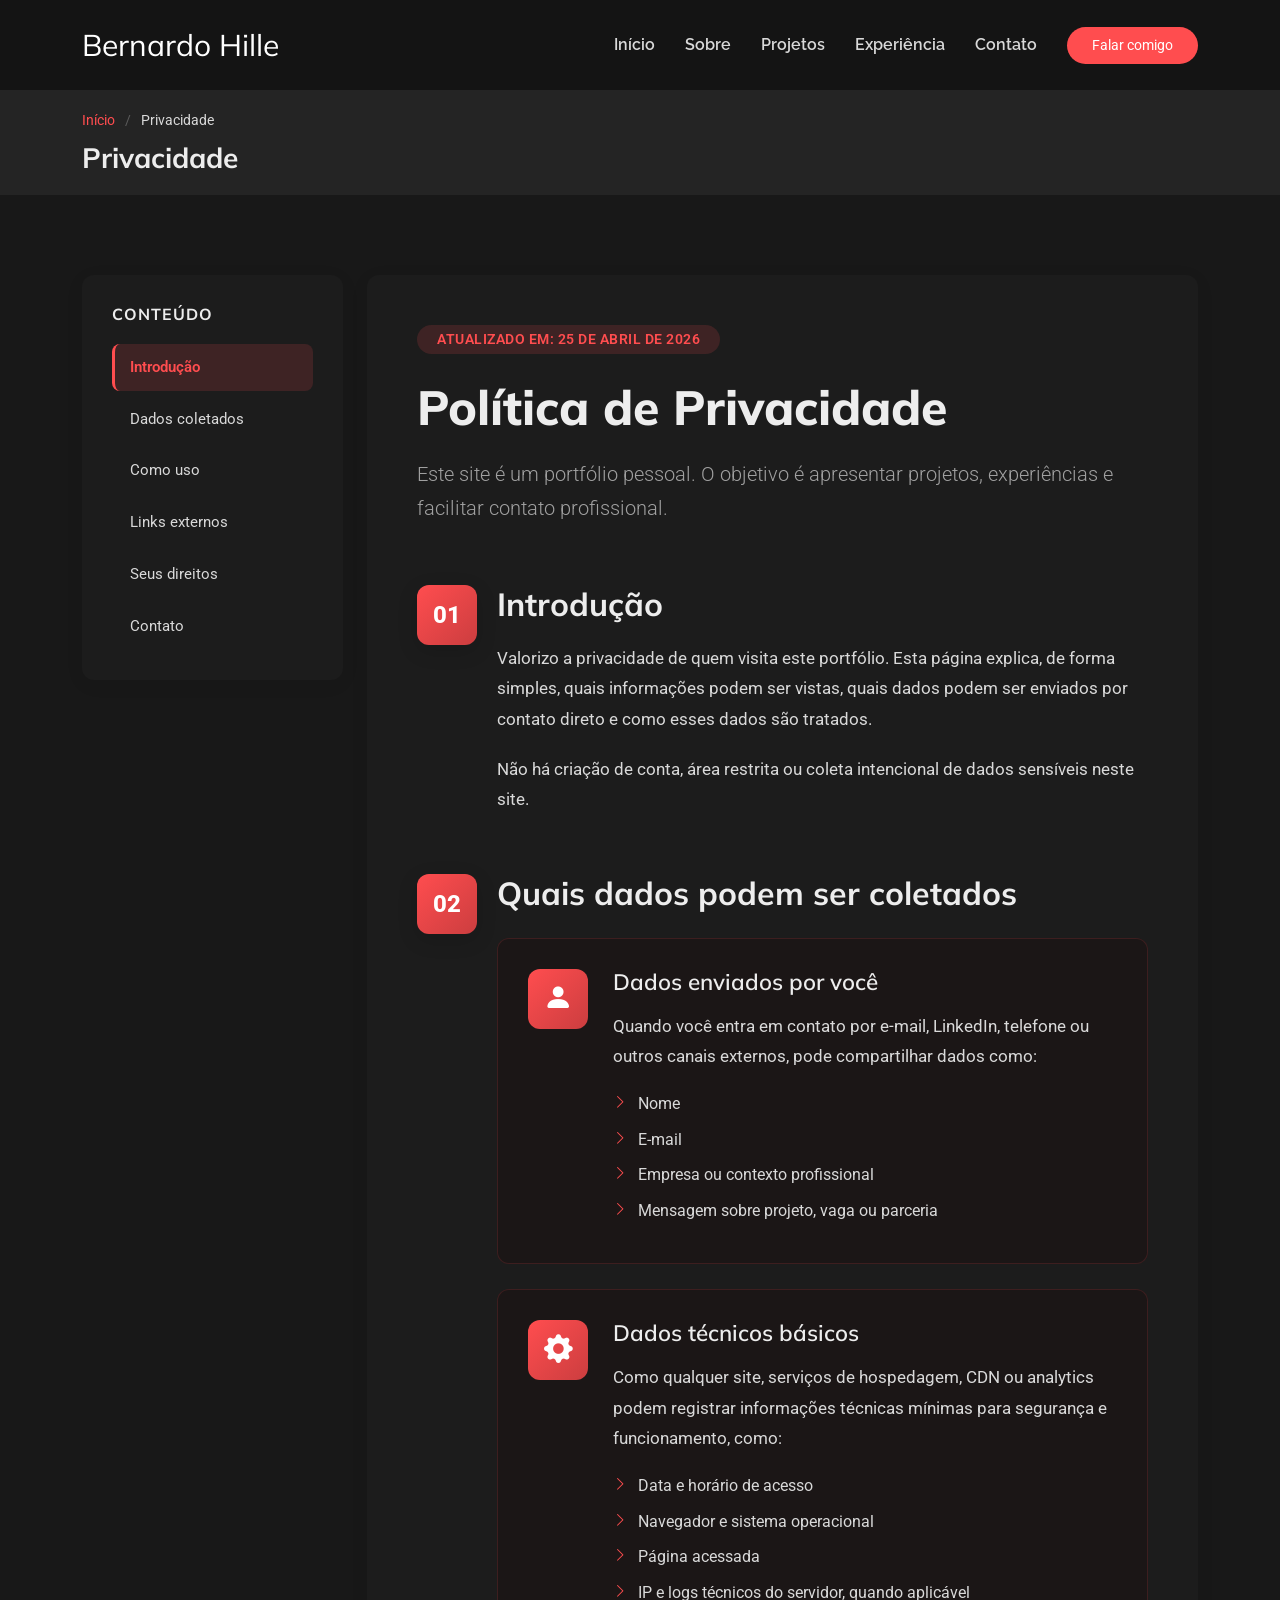
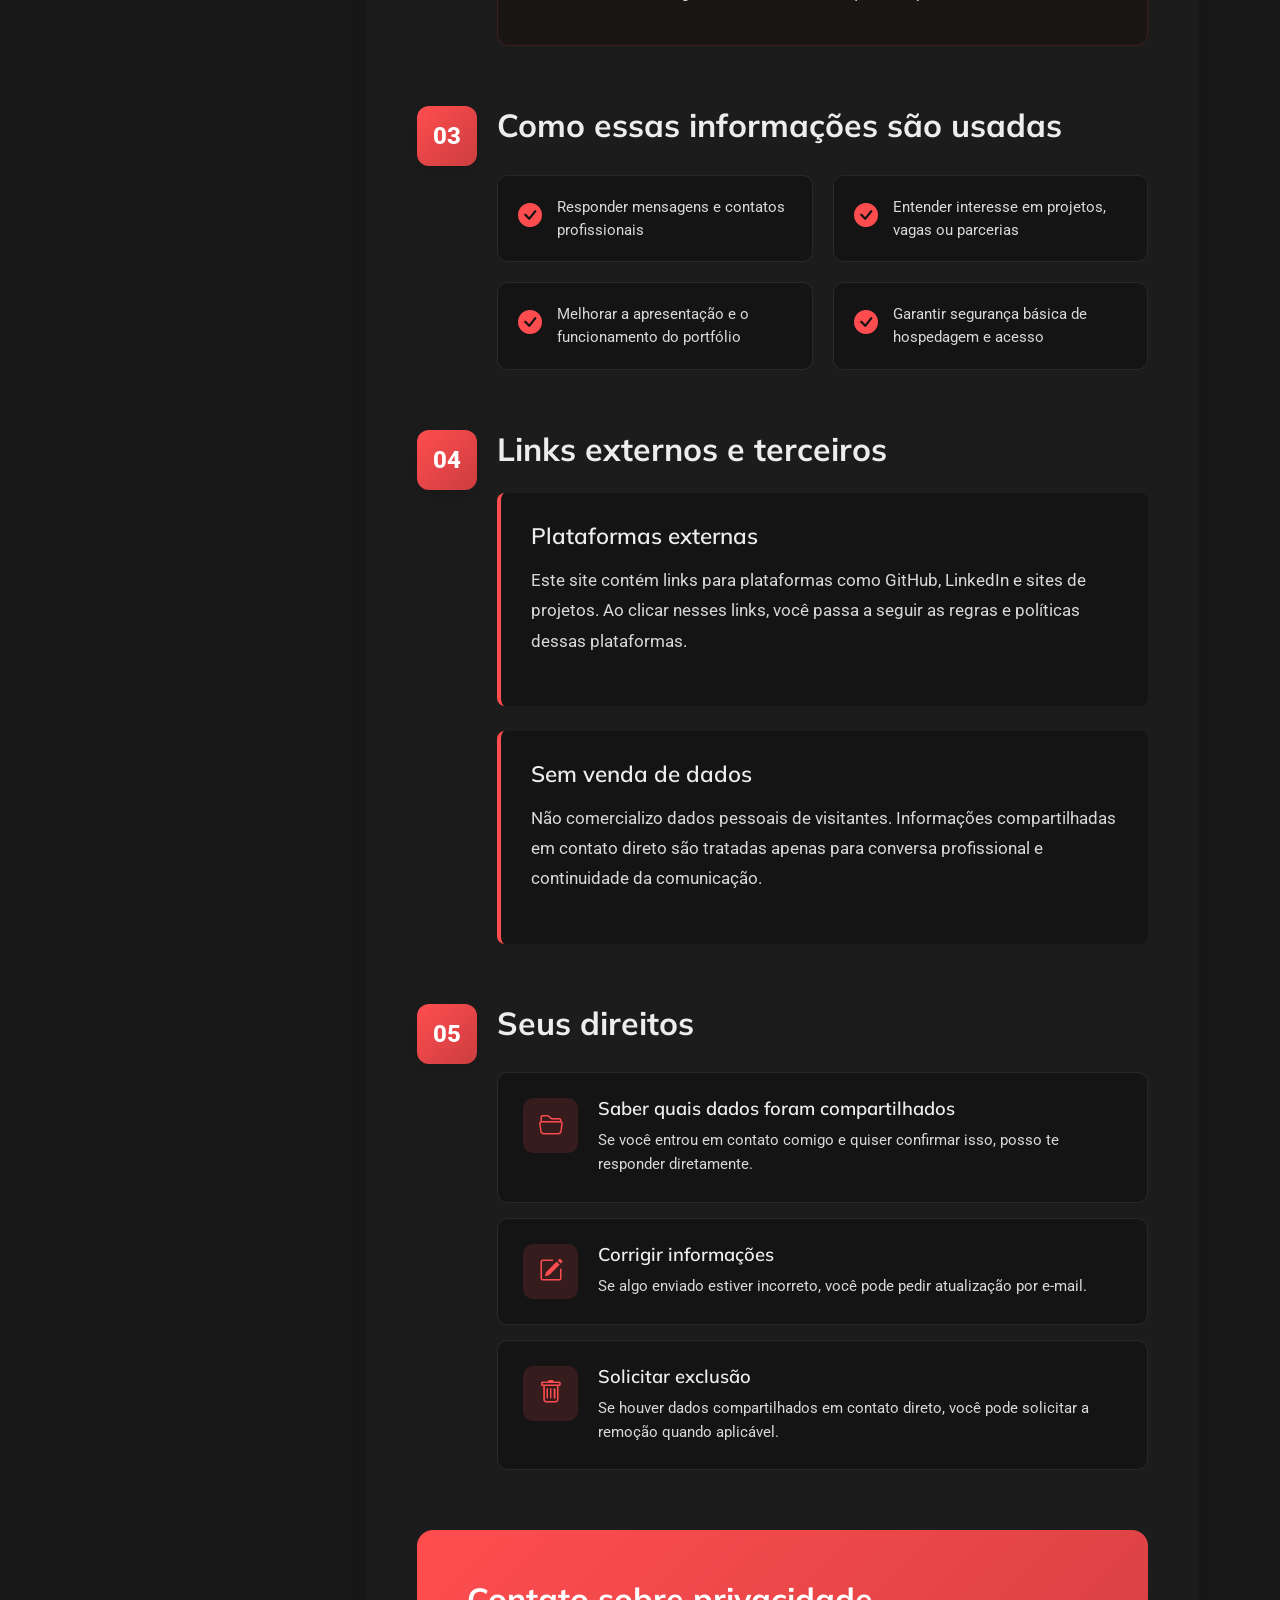
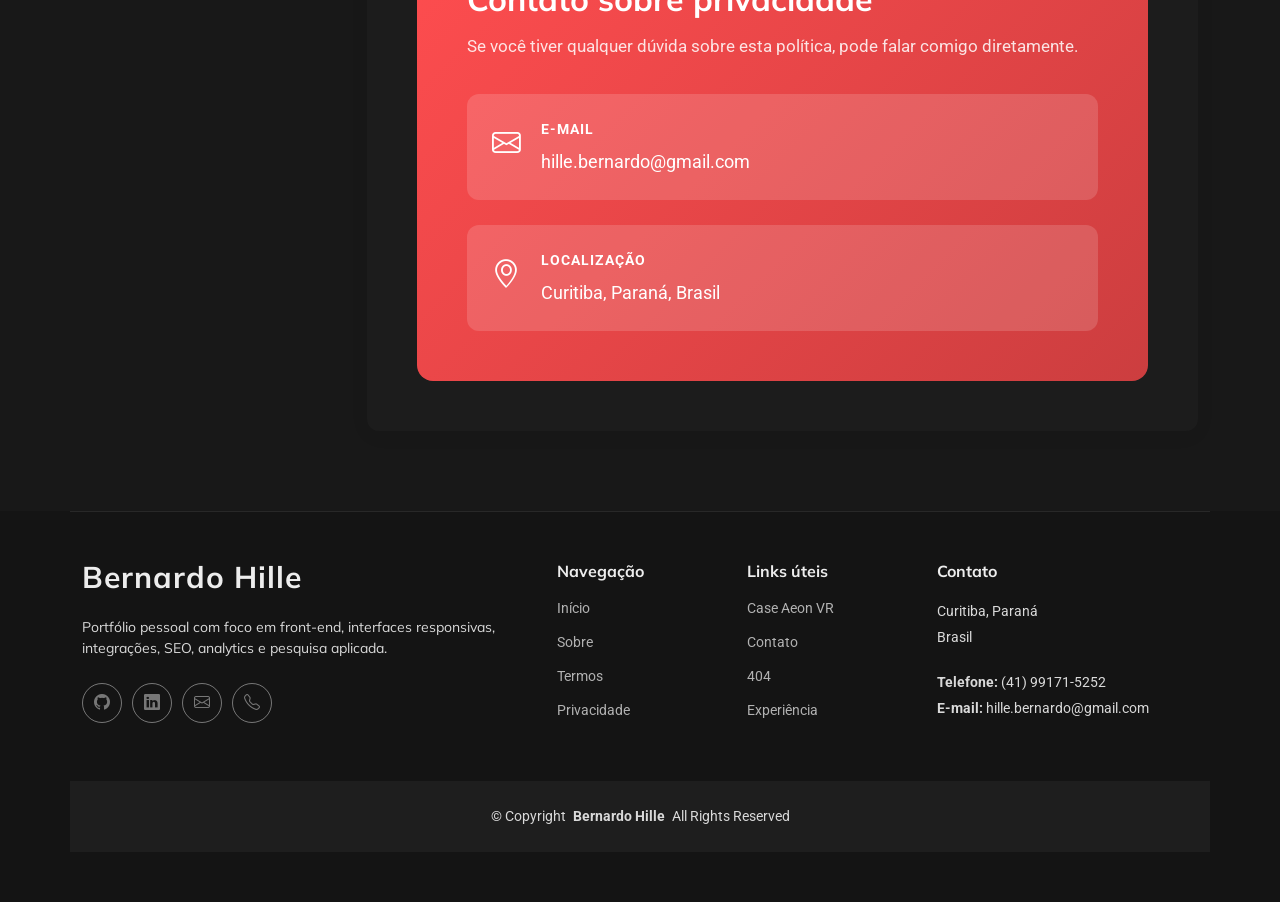
<file: privacy.html>
﻿<!DOCTYPE html>
<html lang="pt-BR">

<head>
  <meta charset="utf-8">
  <meta content="width=device-width, initial-scale=1.0" name="viewport">
  <title>Privacidade | Bernardo Hille</title>
  <meta name="description" content="Política de privacidade do portfólio de Bernardo Hille.">
  <meta name="keywords" content="privacidade, portfólio, Bernardo Hille">

  <link href="assets/img/bernardo_icon.ico" rel="icon" type="image/x-icon">
  <link href="assets/img/apple-touch-icon.png" rel="apple-touch-icon">

  <link href="https://fonts.googleapis.com" rel="preconnect">
  <link href="https://fonts.gstatic.com" rel="preconnect" crossorigin>
  <link href="https://fonts.googleapis.com/css2?family=Roboto:ital,wght@0,100;0,300;0,400;0,500;0,700;0,900;1,100;1,300;1,400;1,500;1,700;1,900&family=Raleway:ital,wght@0,100;0,200;0,300;0,400;0,500;0,600;0,700;0,800;0,900;1,100;1,200;1,300;1,400;1,500;1,600;1,700;1,800;1,900&family=Mulish:ital,wght@0,200;0,300;0,400;0,500;0,600;0,700;0,800;0,900;1,200;1,300;1,400;1,500;1,600;1,700;1,800;1,900&display=swap" rel="stylesheet">

  <link href="assets/vendor/bootstrap/css/bootstrap.min.css" rel="stylesheet">
  <link href="assets/vendor/bootstrap-icons/bootstrap-icons.css" rel="stylesheet">
  <link href="assets/vendor/aos/aos.css" rel="stylesheet">
  <link href="assets/vendor/glightbox/css/glightbox.min.css" rel="stylesheet">
  <link href="assets/vendor/swiper/swiper-bundle.min.css" rel="stylesheet">
  <link href="assets/css/main.css" rel="stylesheet">
</head>

<body class="privacy-page">

  <header id="header" class="header d-flex align-items-center sticky-top">
    <div class="container-fluid container-xl position-relative d-flex align-items-center">
      <a href="index.html" class="logo d-flex align-items-center me-auto">
        <h1 class="sitename">Bernardo Hille</h1>
      </a>

      <nav id="navmenu" class="navmenu">
        <ul>
          <li><a href="index.html#hero">Início</a></li>
          <li><a href="index.html#about">Sobre</a></li>
          <li><a href="index.html#portfolio">Projetos</a></li>
          <li><a href="index.html#resume">Experiência</a></li>
          <li><a href="index.html#contact">Contato</a></li>
        </ul>
        <i class="mobile-nav-toggle d-xl-none bi bi-list"></i>
      </nav>

      <a class="btn-getstarted" href="index.html#contact">Falar comigo</a>
    </div>
  </header>

  <main class="main">
    <div class="page-title light-background">
      <div class="container">
        <nav class="breadcrumbs">
          <ol>
            <li><a href="index.html">Início</a></li>
            <li class="current">Privacidade</li>
          </ol>
        </nav>
        <h1>Privacidade</h1>
      </div>
    </div>

    <section id="privacy" class="privacy section">
      <div class="container">
        <div class="row">
          <div class="col-lg-3">
            <div class="policy-sidebar" data-aos="fade-right">
              <h3>Conteúdo</h3>
              <nav class="policy-nav">
                <a href="#introducao" class="nav-link active">Introdução</a>
                <a href="#coleta" class="nav-link">Dados coletados</a>
                <a href="#uso" class="nav-link">Como uso</a>
                <a href="#terceiros" class="nav-link">Links externos</a>
                <a href="#direitos" class="nav-link">Seus direitos</a>
                <a href="#contato" class="nav-link">Contato</a>
              </nav>
            </div>
          </div>

          <div class="col-lg-9">
            <div class="policy-main">
              <div class="policy-hero" data-aos="fade-up">
                <div class="badge">Atualizado em: 25 de abril de 2026</div>
                <h1>Política de Privacidade</h1>
                <p class="lead">Este site é um portfólio pessoal. O objetivo é apresentar projetos, experiências e facilitar contato profissional.</p>
              </div>

              <div class="policy-section" id="introducao" data-aos="fade-up" data-aos-delay="100">
                <div class="section-number">01</div>
                <h2>Introdução</h2>
                <p>Valorizo a privacidade de quem visita este portfólio. Esta página explica, de forma simples, quais informações podem ser vistas, quais dados podem ser enviados por contato direto e como esses dados são tratados.</p>
                <p>Não há criação de conta, área restrita ou coleta intencional de dados sensíveis neste site.</p>
              </div>

              <div class="policy-section" id="coleta" data-aos="fade-up" data-aos-delay="150">
                <div class="section-number">02</div>
                <h2>Quais dados podem ser coletados</h2>
                <div class="info-card">
                  <div class="card-icon">
                    <i class="bi bi-person-fill"></i>
                  </div>
                  <div class="card-content">
                    <h3>Dados enviados por você</h3>
                    <p>Quando você entra em contato por e-mail, LinkedIn, telefone ou outros canais externos, pode compartilhar dados como:</p>
                    <ul>
                      <li>Nome</li>
                      <li>E-mail</li>
                      <li>Empresa ou contexto profissional</li>
                      <li>Mensagem sobre projeto, vaga ou parceria</li>
                    </ul>
                  </div>
                </div>

                <div class="info-card">
                  <div class="card-icon">
                    <i class="bi bi-gear-fill"></i>
                  </div>
                  <div class="card-content">
                    <h3>Dados técnicos básicos</h3>
                    <p>Como qualquer site, serviços de hospedagem, CDN ou analytics podem registrar informações técnicas mínimas para segurança e funcionamento, como:</p>
                    <ul>
                      <li>Data e horário de acesso</li>
                      <li>Navegador e sistema operacional</li>
                      <li>Página acessada</li>
                      <li>IP e logs técnicos do servidor, quando aplicável</li>
                    </ul>
                  </div>
                </div>
              </div>

              <div class="policy-section" id="uso" data-aos="fade-up" data-aos-delay="200">
                <div class="section-number">03</div>
                <h2>Como essas informações são usadas</h2>
                <div class="usage-grid">
                  <div class="usage-item">
                    <i class="bi bi-check-circle-fill"></i>
                    <span>Responder mensagens e contatos profissionais</span>
                  </div>
                  <div class="usage-item">
                    <i class="bi bi-check-circle-fill"></i>
                    <span>Entender interesse em projetos, vagas ou parcerias</span>
                  </div>
                  <div class="usage-item">
                    <i class="bi bi-check-circle-fill"></i>
                    <span>Melhorar a apresentação e o funcionamento do portfólio</span>
                  </div>
                  <div class="usage-item">
                    <i class="bi bi-check-circle-fill"></i>
                    <span>Garantir segurança básica de hospedagem e acesso</span>
                  </div>
                </div>
              </div>

              <div class="policy-section" id="terceiros" data-aos="fade-up" data-aos-delay="250">
                <div class="section-number">04</div>
                <h2>Links externos e terceiros</h2>
                <div class="sharing-box">
                  <h3>Plataformas externas</h3>
                  <p>Este site contém links para plataformas como GitHub, LinkedIn e sites de projetos. Ao clicar nesses links, você passa a seguir as regras e políticas dessas plataformas.</p>
                </div>

                <div class="sharing-box">
                  <h3>Sem venda de dados</h3>
                  <p>Não comercializo dados pessoais de visitantes. Informações compartilhadas em contato direto são tratadas apenas para conversa profissional e continuidade da comunicação.</p>
                </div>
              </div>

              <div class="policy-section" id="direitos" data-aos="fade-up" data-aos-delay="300">
                <div class="section-number">05</div>
                <h2>Seus direitos</h2>
                <div class="rights-list">
                  <div class="right-item">
                    <div class="right-icon"><i class="bi bi-folder2-open"></i></div>
                    <div class="right-content">
                      <h4>Saber quais dados foram compartilhados</h4>
                      <p>Se você entrou em contato comigo e quiser confirmar isso, posso te responder diretamente.</p>
                    </div>
                  </div>
                  <div class="right-item">
                    <div class="right-icon"><i class="bi bi-pencil-square"></i></div>
                    <div class="right-content">
                      <h4>Corrigir informações</h4>
                      <p>Se algo enviado estiver incorreto, você pode pedir atualização por e-mail.</p>
                    </div>
                  </div>
                  <div class="right-item">
                    <div class="right-icon"><i class="bi bi-trash"></i></div>
                    <div class="right-content">
                      <h4>Solicitar exclusão</h4>
                      <p>Se houver dados compartilhados em contato direto, você pode solicitar a remoção quando aplicável.</p>
                    </div>
                  </div>
                </div>
              </div>

              <div class="policy-contact" id="contato" data-aos="fade-up" data-aos-delay="200">
                <div class="contact-card">
                  <h2>Contato sobre privacidade</h2>
                  <p>Se você tiver qualquer dúvida sobre esta política, pode falar comigo diretamente.</p>
                  <div class="contact-info">
                    <div class="info-item">
                      <i class="bi bi-envelope"></i>
                      <div>
                        <strong>E-mail</strong>
                        <span>hille.bernardo@gmail.com</span>
                      </div>
                    </div>
                    <div class="info-item">
                      <i class="bi bi-geo-alt"></i>
                      <div>
                        <strong>Localização</strong>
                        <span>Curitiba, Paraná, Brasil</span>
                      </div>
                    </div>
                  </div>
                </div>
              </div>

            </div>
          </div>
        </div>
      </div>
    </section>
  </main>

  <footer id="footer" class="footer">
    <div class="container footer-top">
      <div class="row gy-4">
        <div class="col-lg-5 col-md-12 footer-about">
          <a href="index.html" class="logo d-flex align-items-center">
            <span class="sitename">Bernardo Hille</span>
          </a>
          <p>Portfólio pessoal com foco em front-end, interfaces responsivas, integrações, SEO, analytics e pesquisa aplicada.</p>
          <div class="social-links d-flex mt-4">
            <a href="https://github.com/BernardoHille" target="_blank" rel="noreferrer"><i class="bi bi-github"></i></a>
            <a href="https://www.linkedin.com/in/bernardo-hille-b440221bb/" target="_blank" rel="noreferrer"><i class="bi bi-linkedin"></i></a>
            <a href="mailto:hille.bernardo@gmail.com"><i class="bi bi-envelope"></i></a>
            <a href="tel:+5541991715252"><i class="bi bi-telephone"></i></a>
          </div>
        </div>

        <div class="col-lg-2 col-6 footer-links">
          <h4>Navegação</h4>
          <ul>
            <li><a href="index.html#hero">Início</a></li>
            <li><a href="index.html#about">Sobre</a></li>
            <li><a href="terms.html">Termos</a></li>
            <li><a href="privacy.html">Privacidade</a></li>
          </ul>
        </div>

        <div class="col-lg-2 col-6 footer-links">
          <h4>Links úteis</h4>
          <ul>
            <li><a href="portfolio-details.html">Case Aeon VR</a></li>
            <li><a href="index.html#contact">Contato</a></li>
            <li><a href="404.html">404</a></li>
            <li><a href="index.html#resume">Experiência</a></li>
          </ul>
        </div>

        <div class="col-lg-3 col-md-12 footer-contact text-center text-md-start">
          <h4>Contato</h4>
          <p>Curitiba, Paraná</p>
          <p>Brasil</p>
          <p class="mt-4"><strong>Telefone:</strong> <span>(41) 99171-5252</span></p>
          <p><strong>E-mail:</strong> <span>hille.bernardo@gmail.com</span></p>
        </div>
      </div>
    </div>

    <div class="container copyright text-center mt-4">
      <p>© <span>Copyright</span> <strong class="px-1 sitename">Bernardo Hille</strong> <span>All Rights Reserved</span></p>
    </div>
  </footer>

  <a href="#" id="scroll-top" class="scroll-top d-flex align-items-center justify-content-center"><i class="bi bi-arrow-up-short"></i></a>
  <div id="preloader"></div>

  <script src="assets/vendor/bootstrap/js/bootstrap.bundle.min.js"></script>
  <script src="assets/vendor/php-email-form/validate.js"></script>
  <script src="assets/vendor/aos/aos.js"></script>
  <script src="assets/vendor/typed.js/typed.umd.js"></script>
  <script src="assets/vendor/waypoints/noframework.waypoints.js"></script>
  <script src="assets/vendor/glightbox/js/glightbox.min.js"></script>
  <script src="assets/vendor/imagesloaded/imagesloaded.pkgd.min.js"></script>
  <script src="assets/vendor/isotope-layout/isotope.pkgd.min.js"></script>
  <script src="assets/vendor/swiper/swiper-bundle.min.js"></script>
  <script src="assets/js/main.js"></script>

</body>

</html>
</file>
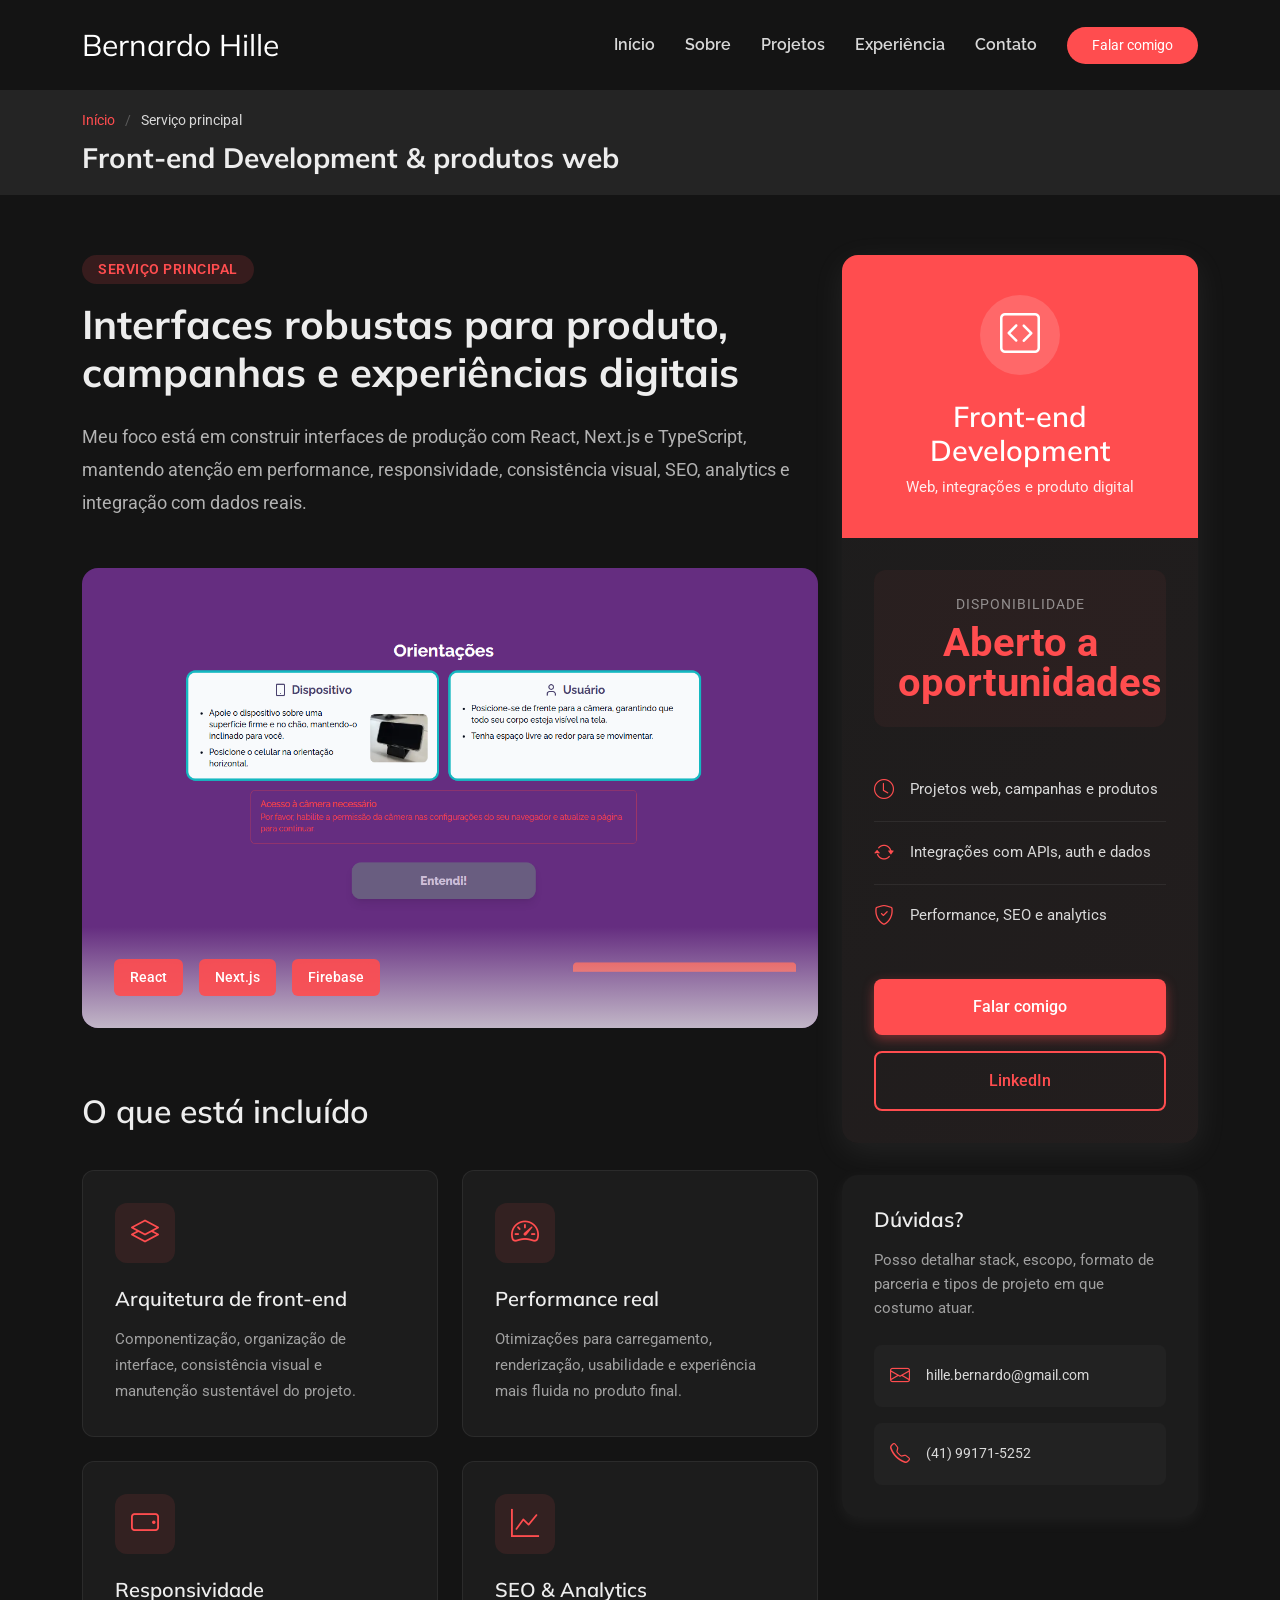
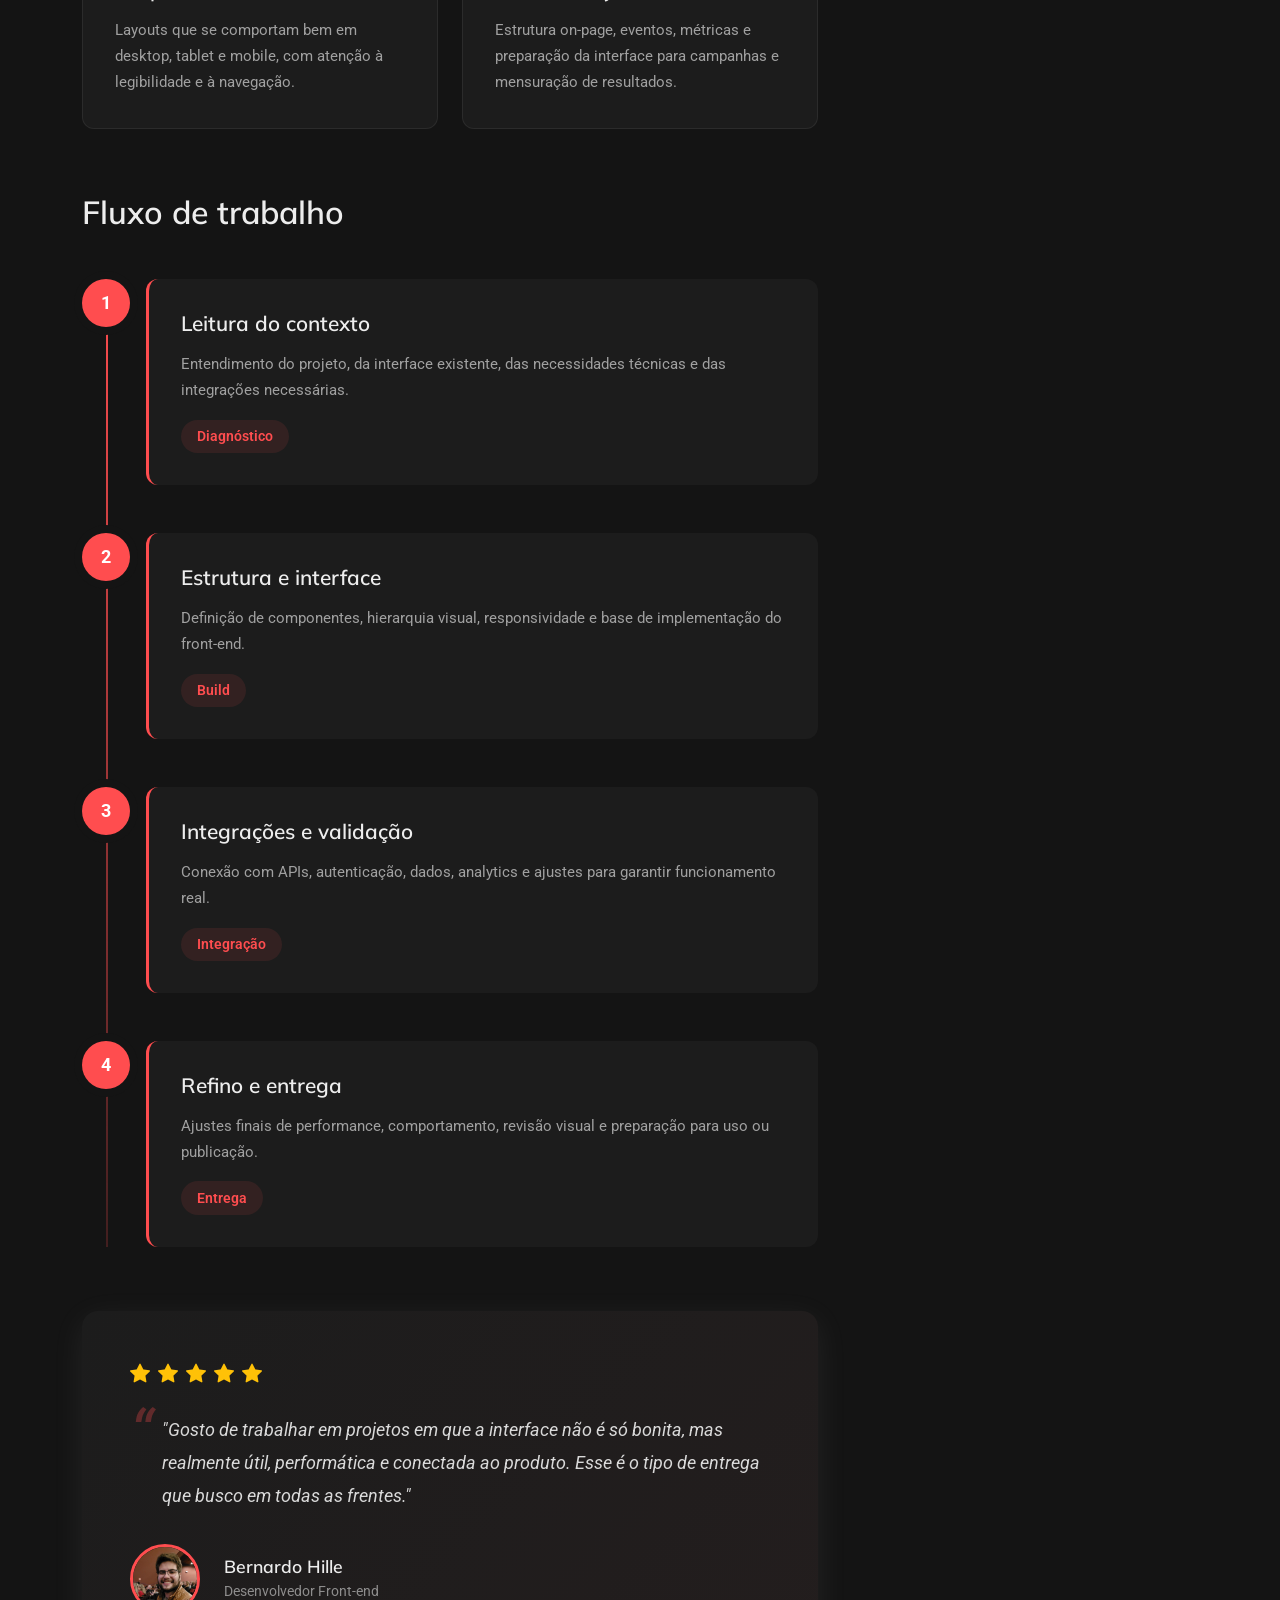
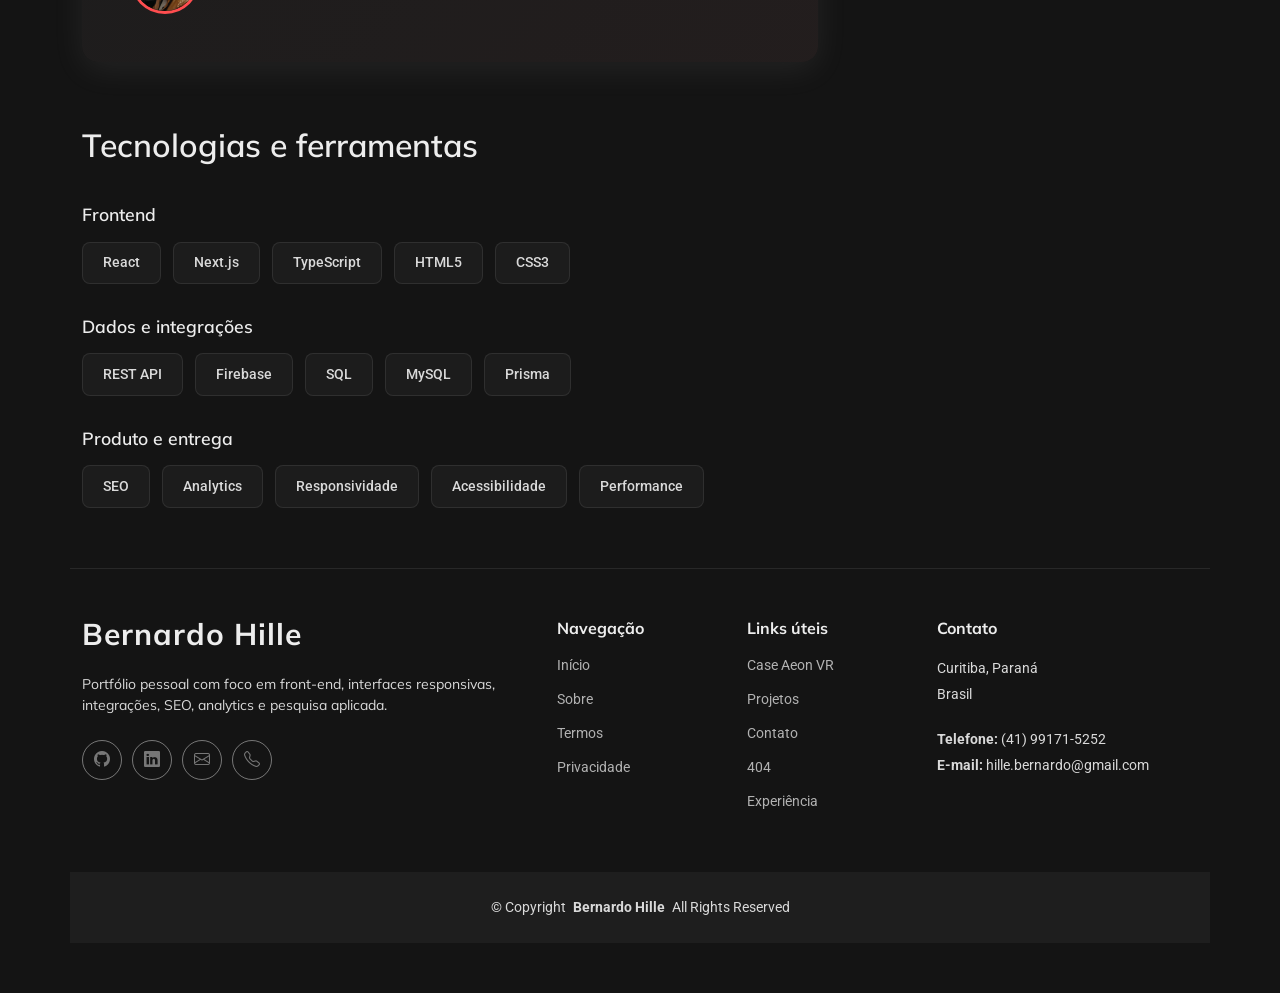
<file: service-details.html>
﻿<!DOCTYPE html>
<html lang="pt-BR">

<head>
  <meta charset="utf-8">
  <meta content="width=device-width, initial-scale=1.0" name="viewport">
  <title>Serviços | Front-end e produtos web</title>
  <meta name="description" content="Detalhes do serviço principal de Bernardo Hille em front-end, produtos web, integrações, APIs, SEO e analytics.">
  <meta name="keywords" content="front-end, React, Next.js, TypeScript, SEO, analytics, APIs, serviços">

  <link href="assets/img/bernardo_icon.ico" rel="icon" type="image/x-icon">
  <link href="assets/img/apple-touch-icon.png" rel="apple-touch-icon">

  <link href="https://fonts.googleapis.com" rel="preconnect">
  <link href="https://fonts.gstatic.com" rel="preconnect" crossorigin>
  <link href="https://fonts.googleapis.com/css2?family=Roboto:ital,wght@0,100;0,300;0,400;0,500;0,700;0,900;1,100;1,300;1,400;1,500;1,700;1,900&family=Raleway:ital,wght@0,100;0,200;0,300;0,400;0,500;0,600;0,700;0,800;0,900;1,100;1,200;1,300;1,400;1,500;1,600;1,700;1,800;1,900&family=Mulish:ital,wght@0,200;0,300;0,400;0,500;0,600;0,700;0,800;0,900;1,200;1,300;1,400;1,500;1,600;1,700;1,800;1,900&display=swap" rel="stylesheet">

  <link href="assets/vendor/bootstrap/css/bootstrap.min.css" rel="stylesheet">
  <link href="assets/vendor/bootstrap-icons/bootstrap-icons.css" rel="stylesheet">
  <link href="assets/vendor/aos/aos.css" rel="stylesheet">
  <link href="assets/vendor/glightbox/css/glightbox.min.css" rel="stylesheet">
  <link href="assets/vendor/swiper/swiper-bundle.min.css" rel="stylesheet">
  <link href="assets/css/main.css" rel="stylesheet">
</head>

<body class="service-details-page">

  <header id="header" class="header d-flex align-items-center sticky-top">
    <div class="container-fluid container-xl position-relative d-flex align-items-center">
      <a href="index.html" class="logo d-flex align-items-center me-auto">
        <h1 class="sitename">Bernardo Hille</h1>
      </a>

      <nav id="navmenu" class="navmenu">
        <ul>
          <li><a href="index.html#hero">Início</a></li>
          <li><a href="index.html#about">Sobre</a></li>
          <li><a href="index.html#portfolio">Projetos</a></li>
          <li><a href="index.html#resume">Experiência</a></li>
          <li><a href="index.html#contact">Contato</a></li>
        </ul>
        <i class="mobile-nav-toggle d-xl-none bi bi-list"></i>
      </nav>

      <a class="btn-getstarted" href="index.html#contact">Falar comigo</a>
    </div>
  </header>

  <main class="main">
    <div class="page-title light-background">
      <div class="container">
        <nav class="breadcrumbs">
          <ol>
            <li><a href="index.html">Início</a></li>
            <li class="current">Serviço principal</li>
          </ol>
        </nav>
        <h1>Front-end Development &amp; produtos web</h1>
      </div>
    </div>

    <section id="service-details" class="service-details section">
      <div class="container" data-aos="fade-up" data-aos-delay="100">
        <div class="row">
          <div class="col-lg-4 order-lg-2">
            <div class="sticky-sidebar">
              <div class="service-card" data-aos="fade-left" data-aos-delay="200">
                <div class="card-header">
                  <div class="service-icon">
                    <i class="bi bi-code-square"></i>
                  </div>
                  <h3>Front-end Development</h3>
                  <p class="service-tagline">Web, integrações e produto digital</p>
                </div>
                <div class="card-body">
                  <div class="price-tag">
                    <span class="label">Disponibilidade</span>
                    <span class="price">Aberto a oportunidades</span>
                  </div>
                  <ul class="quick-info">
                    <li>
                      <i class="bi bi-clock"></i>
                      <span>Projetos web, campanhas e produtos</span>
                    </li>
                    <li>
                      <i class="bi bi-arrow-repeat"></i>
                      <span>Integrações com APIs, auth e dados</span>
                    </li>
                    <li>
                      <i class="bi bi-shield-check"></i>
                      <span>Performance, SEO e analytics</span>
                    </li>
                  </ul>
                  <div class="cta-buttons">
                    <a href="index.html#contact" class="btn-primary">Falar comigo</a>
                    <a href="https://www.linkedin.com/in/bernardo-hille-b440221bb/" class="btn-secondary" target="_blank" rel="noreferrer">LinkedIn</a>
                  </div>
                </div>
              </div>

              <div class="contact-card" data-aos="fade-left" data-aos-delay="300">
                <h4>Dúvidas?</h4>
                <p>Posso detalhar stack, escopo, formato de parceria e tipos de projeto em que costumo atuar.</p>
                <div class="contact-methods">
                  <a href="mailto:hille.bernardo@gmail.com" class="contact-item">
                    <i class="bi bi-envelope"></i>
                    <span>hille.bernardo@gmail.com</span>
                  </a>
                  <a href="tel:+5541991715252" class="contact-item">
                    <i class="bi bi-telephone"></i>
                    <span>(41) 99171-5252</span>
                  </a>
                </div>
              </div>
            </div>
          </div>

          <div class="col-lg-8 order-lg-1">
            <div class="service-overview" data-aos="fade-up" data-aos-delay="200">
              <div class="overview-header">
                <span class="badge">Serviço principal</span>
                <h2>Interfaces robustas para produto, campanhas e experiências digitais</h2>
              </div>
              <p class="lead-text">Meu foco está em construir interfaces de produção com React, Next.js e TypeScript, mantendo atenção em performance, responsividade, consistência visual, SEO, analytics e integração com dados reais.</p>
            </div>

            <div class="service-image-showcase" data-aos="zoom-in" data-aos-delay="300">
              <img src="assets/img/services/movision.png" alt="Movision" class="img-fluid main-image">
              <div class="image-overlay">
                <div class="tech-stack">
                  <span class="tech-item">React</span>
                  <span class="tech-item">Next.js</span>
                  <span class="tech-item">Firebase</span>
                </div>
              </div>
            </div>

            <div class="features-grid" data-aos="fade-up" data-aos-delay="400">
              <h3 class="section-heading">O que está incluído</h3>
              <div class="row g-4">
                <div class="col-md-6">
                  <div class="feature-box">
                    <div class="icon-wrapper">
                      <i class="bi bi-layers"></i>
                    </div>
                    <h4>Arquitetura de front-end</h4>
                    <p>Componentização, organização de interface, consistência visual e manutenção sustentável do projeto.</p>
                  </div>
                </div>
                <div class="col-md-6">
                  <div class="feature-box">
                    <div class="icon-wrapper">
                      <i class="bi bi-speedometer2"></i>
                    </div>
                    <h4>Performance real</h4>
                    <p>Otimizações para carregamento, renderização, usabilidade e experiência mais fluida no produto final.</p>
                  </div>
                </div>
                <div class="col-md-6">
                  <div class="feature-box">
                    <div class="icon-wrapper">
                      <i class="bi bi-phone-landscape"></i>
                    </div>
                    <h4>Responsividade</h4>
                    <p>Layouts que se comportam bem em desktop, tablet e mobile, com atenção à legibilidade e à navegação.</p>
                  </div>
                </div>
                <div class="col-md-6">
                  <div class="feature-box">
                    <div class="icon-wrapper">
                      <i class="bi bi-graph-up"></i>
                    </div>
                    <h4>SEO &amp; Analytics</h4>
                    <p>Estrutura on-page, eventos, métricas e preparação da interface para campanhas e mensuração de resultados.</p>
                  </div>
                </div>
              </div>
            </div>

            <div class="workflow-section" data-aos="fade-up" data-aos-delay="500">
              <h3 class="section-heading">Fluxo de trabalho</h3>
              <div class="timeline">
                <div class="timeline-item">
                  <div class="timeline-marker">1</div>
                  <div class="timeline-content">
                    <h4>Leitura do contexto</h4>
                    <p>Entendimento do projeto, da interface existente, das necessidades técnicas e das integrações necessárias.</p>
                    <span class="duration">Diagnóstico</span>
                  </div>
                </div>
                <div class="timeline-item">
                  <div class="timeline-marker">2</div>
                  <div class="timeline-content">
                    <h4>Estrutura e interface</h4>
                    <p>Definição de componentes, hierarquia visual, responsividade e base de implementação do front-end.</p>
                    <span class="duration">Build</span>
                  </div>
                </div>
                <div class="timeline-item">
                  <div class="timeline-marker">3</div>
                  <div class="timeline-content">
                    <h4>Integrações e validação</h4>
                    <p>Conexão com APIs, autenticação, dados, analytics e ajustes para garantir funcionamento real.</p>
                    <span class="duration">Integração</span>
                  </div>
                </div>
                <div class="timeline-item">
                  <div class="timeline-marker">4</div>
                  <div class="timeline-content">
                    <h4>Refino e entrega</h4>
                    <p>Ajustes finais de performance, comportamento, revisão visual e preparação para uso ou publicação.</p>
                    <span class="duration">Entrega</span>
                  </div>
                </div>
              </div>
            </div>

            <div class="testimonial-section" data-aos="fade-up" data-aos-delay="600">
              <div class="testimonial-card">
                <div class="stars">
                  <i class="bi bi-star-fill"></i>
                  <i class="bi bi-star-fill"></i>
                  <i class="bi bi-star-fill"></i>
                  <i class="bi bi-star-fill"></i>
                  <i class="bi bi-star-fill"></i>
                </div>
                <blockquote>
                  "Gosto de trabalhar em projetos em que a interface não é só bonita, mas realmente útil, performática e conectada ao produto. Esse é o tipo de entrega que busco em todas as frentes."
                </blockquote>
                <div class="client-info">
                  <img src="assets/img/profile/bernardo-profile.png" alt="Bernardo Hille" class="client-avatar">
                  <div class="client-details">
                    <h5>Bernardo Hille</h5>
                    <p>Desenvolvedor Front-end</p>
                  </div>
                </div>
              </div>
            </div>

            <div class="tech-details" data-aos="fade-up" data-aos-delay="700">
              <h3 class="section-heading">Tecnologias e ferramentas</h3>
              <div class="tech-categories">
                <div class="tech-category">
                  <h5>Frontend</h5>
                  <div class="tech-tags">
                    <span>React</span>
                    <span>Next.js</span>
                    <span>TypeScript</span>
                    <span>HTML5</span>
                    <span>CSS3</span>
                  </div>
                </div>
                <div class="tech-category">
                  <h5>Dados e integrações</h5>
                  <div class="tech-tags">
                    <span>REST API</span>
                    <span>Firebase</span>
                    <span>SQL</span>
                    <span>MySQL</span>
                    <span>Prisma</span>
                  </div>
                </div>
                <div class="tech-category">
                  <h5>Produto e entrega</h5>
                  <div class="tech-tags">
                    <span>SEO</span>
                    <span>Analytics</span>
                    <span>Responsividade</span>
                    <span>Acessibilidade</span>
                    <span>Performance</span>
                  </div>
                </div>
              </div>
            </div>
          </div>
        </div>
      </div>
    </section>
  </main>

  <footer id="footer" class="footer">
    <div class="container footer-top">
      <div class="row gy-4">
        <div class="col-lg-5 col-md-12 footer-about">
          <a href="index.html" class="logo d-flex align-items-center">
            <span class="sitename">Bernardo Hille</span>
          </a>
          <p>Portfólio pessoal com foco em front-end, interfaces responsivas, integrações, SEO, analytics e pesquisa aplicada.</p>
          <div class="social-links d-flex mt-4">
            <a href="https://github.com/BernardoHille" target="_blank" rel="noreferrer"><i class="bi bi-github"></i></a>
            <a href="https://www.linkedin.com/in/bernardo-hille-b440221bb/" target="_blank" rel="noreferrer"><i class="bi bi-linkedin"></i></a>
            <a href="mailto:hille.bernardo@gmail.com"><i class="bi bi-envelope"></i></a>
            <a href="tel:+5541991715252"><i class="bi bi-telephone"></i></a>
          </div>
        </div>

        <div class="col-lg-2 col-6 footer-links">
          <h4>Navegação</h4>
          <ul>
            <li><a href="index.html#hero">Início</a></li>
            <li><a href="index.html#about">Sobre</a></li>
            <li><a href="terms.html">Termos</a></li>
            <li><a href="privacy.html">Privacidade</a></li>
          </ul>
        </div>

        <div class="col-lg-2 col-6 footer-links">
          <h4>Links úteis</h4>
          <ul>
            <li><a href="portfolio-details.html">Case Aeon VR</a></li>
            <li><a href="index.html#portfolio">Projetos</a></li>
            <li><a href="index.html#contact">Contato</a></li>
            <li><a href="404.html">404</a></li>
            <li><a href="index.html#resume">Experiência</a></li>
          </ul>
        </div>

        <div class="col-lg-3 col-md-12 footer-contact text-center text-md-start">
          <h4>Contato</h4>
          <p>Curitiba, Paraná</p>
          <p>Brasil</p>
          <p class="mt-4"><strong>Telefone:</strong> <span>(41) 99171-5252</span></p>
          <p><strong>E-mail:</strong> <span>hille.bernardo@gmail.com</span></p>
        </div>
      </div>
    </div>

    <div class="container copyright text-center mt-4">
      <p>© <span>Copyright</span> <strong class="px-1 sitename">Bernardo Hille</strong> <span>All Rights Reserved</span></p>
    </div>
  </footer>

  <a href="#" id="scroll-top" class="scroll-top d-flex align-items-center justify-content-center"><i class="bi bi-arrow-up-short"></i></a>
  <div id="preloader"></div>

  <script src="assets/vendor/bootstrap/js/bootstrap.bundle.min.js"></script>
  <script src="assets/vendor/php-email-form/validate.js"></script>
  <script src="assets/vendor/aos/aos.js"></script>
  <script src="assets/vendor/typed.js/typed.umd.js"></script>
  <script src="assets/vendor/waypoints/noframework.waypoints.js"></script>
  <script src="assets/vendor/glightbox/js/glightbox.min.js"></script>
  <script src="assets/vendor/imagesloaded/imagesloaded.pkgd.min.js"></script>
  <script src="assets/vendor/isotope-layout/isotope.pkgd.min.js"></script>
  <script src="assets/vendor/swiper/swiper-bundle.min.js"></script>
  <script src="assets/js/main.js"></script>

</body>

</html>
</file>
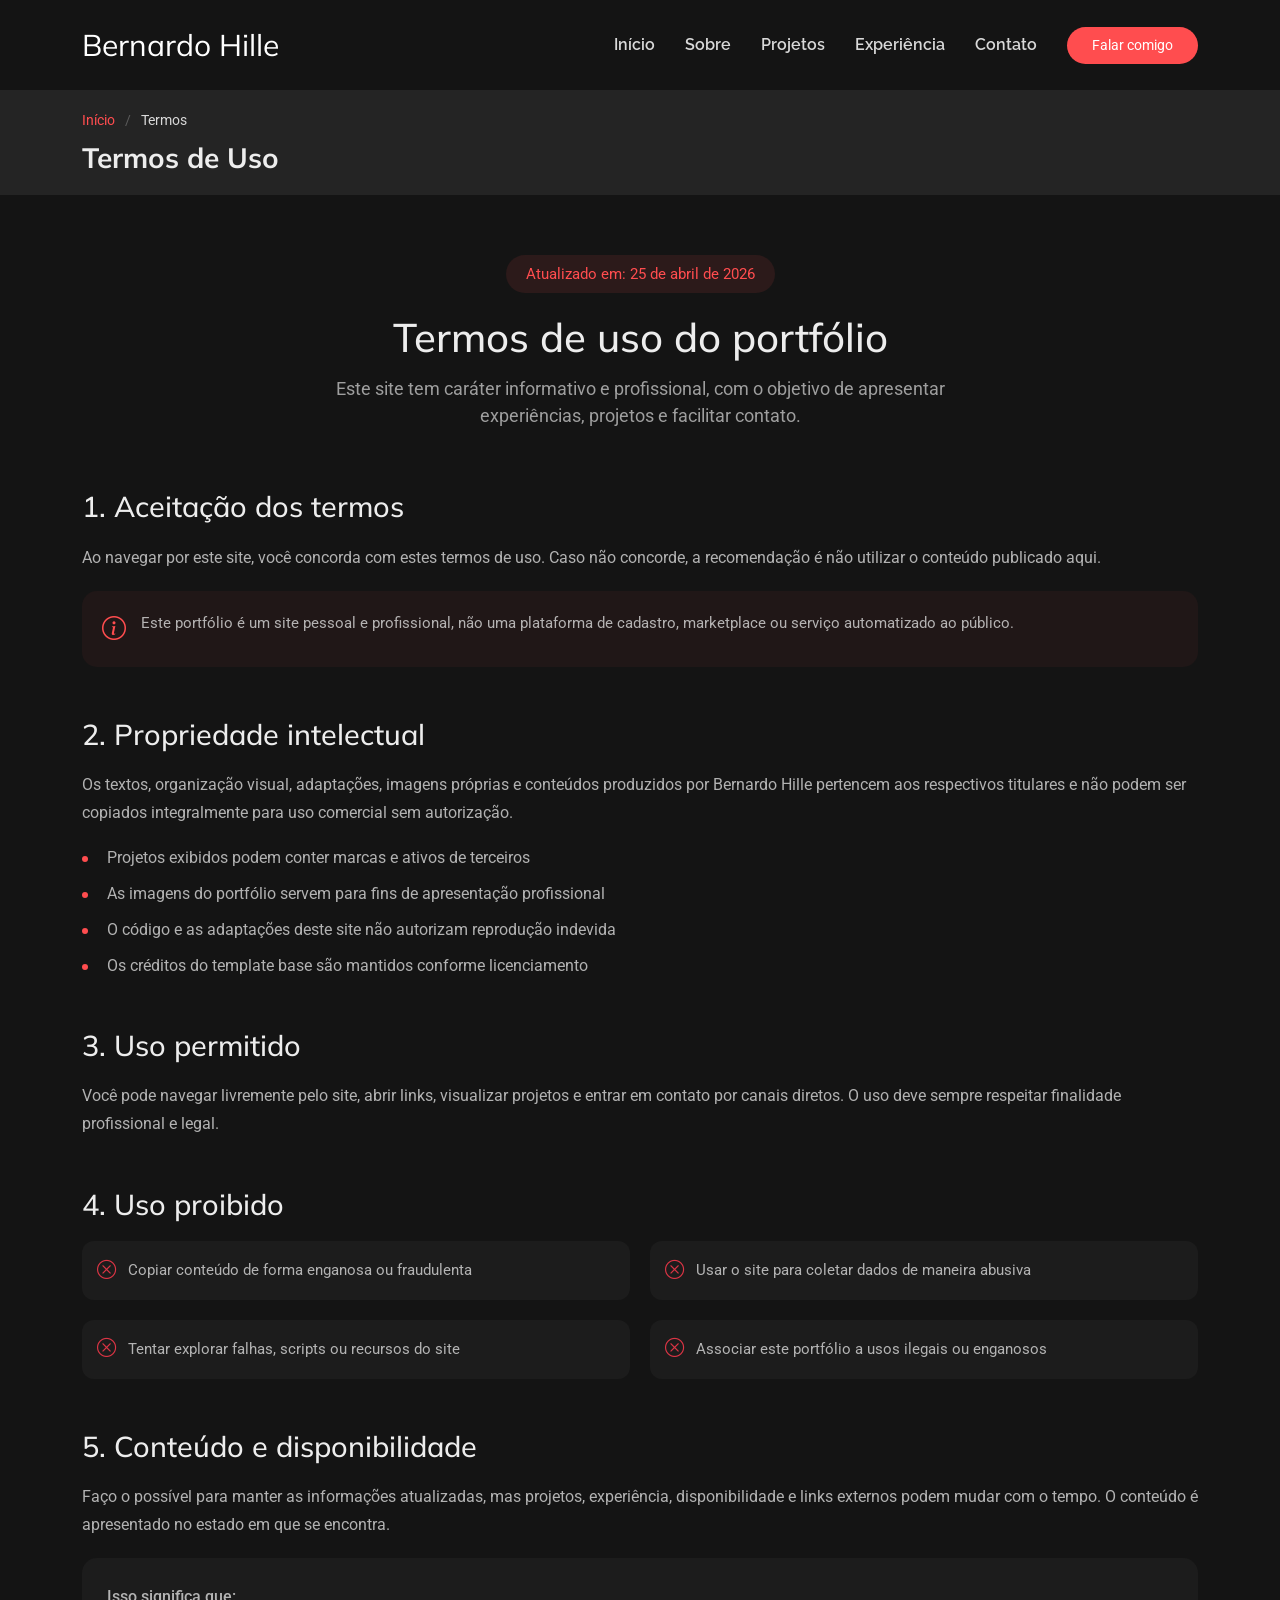
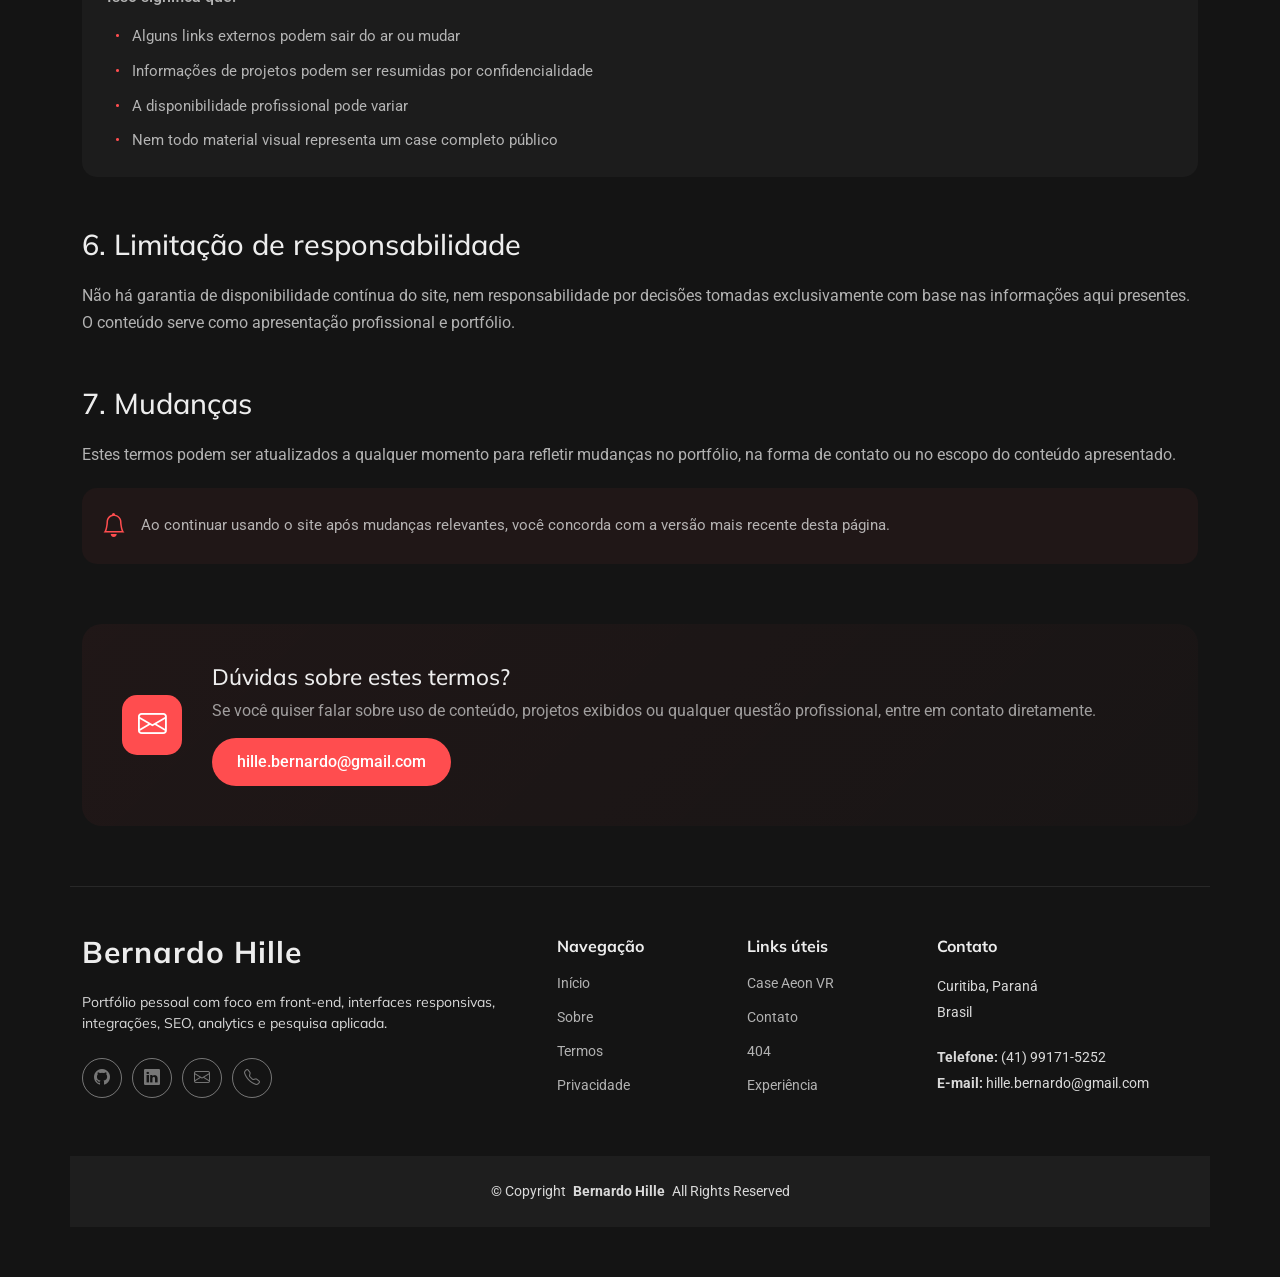
<file: terms.html>
﻿<!DOCTYPE html>
<html lang="pt-BR">

<head>
  <meta charset="utf-8">
  <meta content="width=device-width, initial-scale=1.0" name="viewport">
  <title>Termos | Bernardo Hille</title>
  <meta name="description" content="Termos de uso do portfólio de Bernardo Hille.">
  <meta name="keywords" content="termos, portfólio, Bernardo Hille">

  <link href="assets/img/bernardo_icon.ico" rel="icon" type="image/x-icon">
  <link href="assets/img/apple-touch-icon.png" rel="apple-touch-icon">

  <link href="https://fonts.googleapis.com" rel="preconnect">
  <link href="https://fonts.gstatic.com" rel="preconnect" crossorigin>
  <link href="https://fonts.googleapis.com/css2?family=Roboto:ital,wght@0,100;0,300;0,400;0,500;0,700;0,900;1,100;1,300;1,400;1,500;1,700;1,900&family=Raleway:ital,wght@0,100;0,200;0,300;0,400;0,500;0,600;0,700;0,800;0,900;1,100;1,200;1,300;1,400;1,500;1,600;1,700;1,800;1,900&family=Mulish:ital,wght@0,200;0,300;0,400;0,500;0,600;0,700;0,800;0,900;1,200;1,300;1,400;1,500;1,600;1,700;1,800;1,900&display=swap" rel="stylesheet">

  <link href="assets/vendor/bootstrap/css/bootstrap.min.css" rel="stylesheet">
  <link href="assets/vendor/bootstrap-icons/bootstrap-icons.css" rel="stylesheet">
  <link href="assets/vendor/aos/aos.css" rel="stylesheet">
  <link href="assets/vendor/glightbox/css/glightbox.min.css" rel="stylesheet">
  <link href="assets/vendor/swiper/swiper-bundle.min.css" rel="stylesheet">
  <link href="assets/css/main.css" rel="stylesheet">
</head>

<body class="terms-page">

  <header id="header" class="header d-flex align-items-center sticky-top">
    <div class="container-fluid container-xl position-relative d-flex align-items-center">
      <a href="index.html" class="logo d-flex align-items-center me-auto">
        <h1 class="sitename">Bernardo Hille</h1>
      </a>

      <nav id="navmenu" class="navmenu">
        <ul>
          <li><a href="index.html#hero">Início</a></li>
          <li><a href="index.html#about">Sobre</a></li>
          <li><a href="index.html#portfolio">Projetos</a></li>
          <li><a href="index.html#resume">Experiência</a></li>
          <li><a href="index.html#contact">Contato</a></li>
        </ul>
        <i class="mobile-nav-toggle d-xl-none bi bi-list"></i>
      </nav>

      <a class="btn-getstarted" href="index.html#contact">Falar comigo</a>
    </div>
  </header>

  <main class="main">
    <div class="page-title light-background">
      <div class="container">
        <nav class="breadcrumbs">
          <ol>
            <li><a href="index.html">Início</a></li>
            <li class="current">Termos</li>
          </ol>
        </nav>
        <h1>Termos de Uso</h1>
      </div>
    </div>

    <section id="terms-of-service" class="terms-of-service section">
      <div class="container" data-aos="fade-up">
        <div class="tos-header text-center" data-aos="fade-up">
          <span class="last-updated">Atualizado em: 25 de abril de 2026</span>
          <h2>Termos de uso do portfólio</h2>
          <p>Este site tem caráter informativo e profissional, com o objetivo de apresentar experiências, projetos e facilitar contato.</p>
        </div>

        <div class="tos-content" data-aos="fade-up" data-aos-delay="200">
          <div id="agreement" class="content-section">
            <h3>1. Aceitação dos termos</h3>
            <p>Ao navegar por este site, você concorda com estes termos de uso. Caso não concorde, a recomendação é não utilizar o conteúdo publicado aqui.</p>
            <div class="info-box">
              <i class="bi bi-info-circle"></i>
              <p>Este portfólio é um site pessoal e profissional, não uma plataforma de cadastro, marketplace ou serviço automatizado ao público.</p>
            </div>
          </div>

          <div id="intellectual-property" class="content-section">
            <h3>2. Propriedade intelectual</h3>
            <p>Os textos, organização visual, adaptações, imagens próprias e conteúdos produzidos por Bernardo Hille pertencem aos respectivos titulares e não podem ser copiados integralmente para uso comercial sem autorização.</p>
            <ul class="list-items">
              <li>Projetos exibidos podem conter marcas e ativos de terceiros</li>
              <li>As imagens do portfólio servem para fins de apresentação profissional</li>
              <li>O código e as adaptações deste site não autorizam reprodução indevida</li>
              <li>Os créditos do template base são mantidos conforme licenciamento</li>
            </ul>
          </div>

          <div id="user-accounts" class="content-section">
            <h3>3. Uso permitido</h3>
            <p>Você pode navegar livremente pelo site, abrir links, visualizar projetos e entrar em contato por canais diretos. O uso deve sempre respeitar finalidade profissional e legal.</p>
          </div>

          <div id="prohibited" class="content-section">
            <h3>4. Uso proibido</h3>
            <div class="prohibited-list">
              <div class="prohibited-item">
                <i class="bi bi-x-circle"></i>
                <span>Copiar conteúdo de forma enganosa ou fraudulenta</span>
              </div>
              <div class="prohibited-item">
                <i class="bi bi-x-circle"></i>
                <span>Usar o site para coletar dados de maneira abusiva</span>
              </div>
              <div class="prohibited-item">
                <i class="bi bi-x-circle"></i>
                <span>Tentar explorar falhas, scripts ou recursos do site</span>
              </div>
              <div class="prohibited-item">
                <i class="bi bi-x-circle"></i>
                <span>Associar este portfólio a usos ilegais ou enganosos</span>
              </div>
            </div>
          </div>

          <div id="disclaimer" class="content-section">
            <h3>5. Conteúdo e disponibilidade</h3>
            <p>Faço o possível para manter as informações atualizadas, mas projetos, experiência, disponibilidade e links externos podem mudar com o tempo. O conteúdo é apresentado no estado em que se encontra.</p>
            <div class="disclaimer-box">
              <p>Isso significa que:</p>
              <ul>
                <li>Alguns links externos podem sair do ar ou mudar</li>
                <li>Informações de projetos podem ser resumidas por confidencialidade</li>
                <li>A disponibilidade profissional pode variar</li>
                <li>Nem todo material visual representa um case completo público</li>
              </ul>
            </div>
          </div>

          <div id="limitation" class="content-section">
            <h3>6. Limitação de responsabilidade</h3>
            <p>Não há garantia de disponibilidade contínua do site, nem responsabilidade por decisões tomadas exclusivamente com base nas informações aqui presentes. O conteúdo serve como apresentação profissional e portfólio.</p>
          </div>

          <div id="changes" class="content-section">
            <h3>7. Mudanças</h3>
            <p>Estes termos podem ser atualizados a qualquer momento para refletir mudanças no portfólio, na forma de contato ou no escopo do conteúdo apresentado.</p>
            <div class="notice-box">
              <i class="bi bi-bell"></i>
              <p>Ao continuar usando o site após mudanças relevantes, você concorda com a versão mais recente desta página.</p>
            </div>
          </div>
        </div>

        <div class="tos-contact" data-aos="fade-up" data-aos-delay="300">
          <div class="contact-box">
            <div class="contact-icon">
              <i class="bi bi-envelope"></i>
            </div>
            <div class="contact-content">
              <h4>Dúvidas sobre estes termos?</h4>
              <p>Se você quiser falar sobre uso de conteúdo, projetos exibidos ou qualquer questão profissional, entre em contato diretamente.</p>
              <a href="mailto:hille.bernardo@gmail.com" class="contact-link">hille.bernardo@gmail.com</a>
            </div>
          </div>
        </div>
      </div>
    </section>
  </main>

  <footer id="footer" class="footer">
    <div class="container footer-top">
      <div class="row gy-4">
        <div class="col-lg-5 col-md-12 footer-about">
          <a href="index.html" class="logo d-flex align-items-center">
            <span class="sitename">Bernardo Hille</span>
          </a>
          <p>Portfólio pessoal com foco em front-end, interfaces responsivas, integrações, SEO, analytics e pesquisa aplicada.</p>
          <div class="social-links d-flex mt-4">
            <a href="https://github.com/BernardoHille" target="_blank" rel="noreferrer"><i class="bi bi-github"></i></a>
            <a href="https://www.linkedin.com/in/bernardo-hille-b440221bb/" target="_blank" rel="noreferrer"><i class="bi bi-linkedin"></i></a>
            <a href="mailto:hille.bernardo@gmail.com"><i class="bi bi-envelope"></i></a>
            <a href="tel:+5541991715252"><i class="bi bi-telephone"></i></a>
          </div>
        </div>

        <div class="col-lg-2 col-6 footer-links">
          <h4>Navegação</h4>
          <ul>
            <li><a href="index.html#hero">Início</a></li>
            <li><a href="index.html#about">Sobre</a></li>
            <li><a href="terms.html">Termos</a></li>
            <li><a href="privacy.html">Privacidade</a></li>
          </ul>
        </div>

        <div class="col-lg-2 col-6 footer-links">
          <h4>Links úteis</h4>
          <ul>
            <li><a href="portfolio-details.html">Case Aeon VR</a></li>
            <li><a href="index.html#contact">Contato</a></li>
            <li><a href="404.html">404</a></li>
            <li><a href="index.html#resume">Experiência</a></li>
          </ul>
        </div>

        <div class="col-lg-3 col-md-12 footer-contact text-center text-md-start">
          <h4>Contato</h4>
          <p>Curitiba, Paraná</p>
          <p>Brasil</p>
          <p class="mt-4"><strong>Telefone:</strong> <span>(41) 99171-5252</span></p>
          <p><strong>E-mail:</strong> <span>hille.bernardo@gmail.com</span></p>
        </div>
      </div>
    </div>

    <div class="container copyright text-center mt-4">
      <p>© <span>Copyright</span> <strong class="px-1 sitename">Bernardo Hille</strong> <span>All Rights Reserved</span></p>
    </div>
  </footer>

  <a href="#" id="scroll-top" class="scroll-top d-flex align-items-center justify-content-center"><i class="bi bi-arrow-up-short"></i></a>
  <div id="preloader"></div>

  <script src="assets/vendor/bootstrap/js/bootstrap.bundle.min.js"></script>
  <script src="assets/vendor/php-email-form/validate.js"></script>
  <script src="assets/vendor/aos/aos.js"></script>
  <script src="assets/vendor/typed.js/typed.umd.js"></script>
  <script src="assets/vendor/waypoints/noframework.waypoints.js"></script>
  <script src="assets/vendor/glightbox/js/glightbox.min.js"></script>
  <script src="assets/vendor/imagesloaded/imagesloaded.pkgd.min.js"></script>
  <script src="assets/vendor/isotope-layout/isotope.pkgd.min.js"></script>
  <script src="assets/vendor/swiper/swiper-bundle.min.js"></script>
  <script src="assets/js/main.js"></script>

</body>

</html>
</file>
<file: assets/css/main.css>
﻿@charset "UTF-8";

/*--------------------------------------------------------------
# Font & Color Variables
--------------------------------------------------------------*/
/* Fonts */
:root {
  --default-font: "Roboto",  system-ui, -apple-system, "Segoe UI", Roboto, "Helvetica Neue", Arial, "Noto Sans", "Liberation Sans", sans-serif, "Apple Color Emoji", "Segoe UI Emoji", "Segoe UI Symbol", "Noto Color Emoji";
  --heading-font: "Mulish",  sans-serif;
  --nav-font: "Raleway",  sans-serif;
}

/* Global Colors - The following color variables are used throughout the website. Updating them here will change the color scheme of the entire website */
:root { 
  --background-color: #141414; /* Background color for the entire website, including individual sections */
  --default-color: #d9d9d9; /* Default color used for the majority of the text content across the entire website */
  --heading-color: #ededed; /* Color for headings, subheadings and title throughout the website */
  --accent-color: #ff4d4f; /* Accent color that represents your brand on the website. It's used for buttons, links, and other elements that need to stand out */
  --surface-color: #1c1c1c; /* The surface color is used as a background of boxed elements within sections, such as cards, icon boxes, or other elements that require a visual separation from the global background. */
  --contrast-color: #ffffff; /* Contrast color for text, ensuring readability against backgrounds of accent, heading, or default colors. */
}

/* Nav Menu Colors - The following color variables are used specifically for the navigation menu. They are separate from the global colors to allow for more customization options */
:root {
  --nav-color: #d9d9d9;  /* The default color of the main navmenu links */
  --nav-hover-color: #ff4d4f; /* Applied to main navmenu links when they are hovered over or active */
  --nav-mobile-background-color: #2e2e2e; /* Used as the background color for mobile navigation menu */
  --nav-dropdown-background-color: #2e2e2e; /* Used as the background color for dropdown items that appear when hovering over primary navigation items */
  --nav-dropdown-color: #d9d9d9; /* Used for navigation links of the dropdown items in the navigation menu. */
  --nav-dropdown-hover-color: #ff4d4f; /* Similar to --nav-hover-color, this color is applied to dropdown navigation links when they are hovered over. */
}

/* Color Presets - These classes override global colors when applied to any section or element, providing reuse of the sam color scheme. */

.light-background {
  --background-color: rgba(41, 41, 41, 0.8);
  --surface-color: #484848;
}

.dark-background {
  --background-color: #060606;
  --default-color: #ffffff;
  --heading-color: #ffffff;
  --surface-color: #252525;
  --contrast-color: #ffffff;
}

/* Smooth scroll */
:root {
  scroll-behavior: smooth;
}

/*--------------------------------------------------------------
# General Styling & Shared Classes
--------------------------------------------------------------*/
body {
  color: var(--default-color);
  background-color: var(--background-color);
  font-family: var(--default-font);
}

a {
  color: var(--accent-color);
  text-decoration: none;
  transition: 0.3s;
}

a:hover {
  color: color-mix(in srgb, var(--accent-color), transparent 25%);
  text-decoration: none;
}

h1,
h2,
h3,
h4,
h5,
h6 {
  color: var(--heading-color);
  font-family: var(--heading-font);
}

/* PHP Email Form Messages
------------------------------*/
.php-email-form .error-message {
  display: none;
  background: #df1529;
  color: #ffffff;
  text-align: left;
  padding: 15px;
  margin-bottom: 24px;
  font-weight: 600;
}

.php-email-form .sent-message {
  display: none;
  color: #ffffff;
  background: #059652;
  text-align: center;
  padding: 15px;
  margin-bottom: 24px;
  font-weight: 600;
}

.php-email-form .loading {
  display: none;
  background: var(--surface-color);
  text-align: center;
  padding: 15px;
  margin-bottom: 24px;
}

.php-email-form .loading:before {
  content: "";
  display: inline-block;
  border-radius: 50%;
  width: 24px;
  height: 24px;
  margin: 0 10px -6px 0;
  border: 3px solid var(--accent-color);
  border-top-color: var(--surface-color);
  animation: php-email-form-loading 1s linear infinite;
}

@keyframes php-email-form-loading {
  0% {
    transform: rotate(0deg);
  }

  100% {
    transform: rotate(360deg);
  }
}

/*--------------------------------------------------------------
# Global Header
--------------------------------------------------------------*/
.header {
  --heading-color: #ffffff;
  color: var(--default-color);
  background-color: var(--background-color);
  padding: 15px 0;
  transition: all 0.5s;
  z-index: 997;
}

.header .logo {
  line-height: 1;
}

.header .logo img {
  max-height: 36px;
  margin-right: 8px;
}

.header .logo h1 {
  font-size: 30px;
  margin: 0;
  font-weight: 400;
  color: var(--heading-color);
}

.header .btn-getstarted,
.header .btn-getstarted:focus {
  color: var(--contrast-color);
  background: var(--accent-color);
  font-size: 14px;
  padding: 8px 25px;
  margin: 0 0 0 30px;
  border-radius: 50px;
  transition: 0.3s;
}

.header .btn-getstarted:hover,
.header .btn-getstarted:focus:hover {
  color: var(--contrast-color);
  background: color-mix(in srgb, var(--accent-color), transparent 15%);
}

.language-toggle {
  display: inline-flex;
  align-items: center;
  gap: 4px;
  position: fixed;
  top: 18px;
  right: 18px;
  z-index: 1000;
  padding: 4px;
  border-radius: 999px;
  border: 1px solid color-mix(in srgb, var(--contrast-color), transparent 70%);
  background: rgba(20, 20, 20, 0.55);
  backdrop-filter: blur(6px);
}

.language-toggle .lang-btn {
  border: none;
  background: transparent;
  color: color-mix(in srgb, var(--contrast-color), transparent 32%);
  font-size: 12px;
  font-weight: 700;
  letter-spacing: 0.08em;
  border-radius: 999px;
  padding: 6px 10px;
  line-height: 1;
  cursor: pointer;
  transition: all 0.25s ease;
}

.language-toggle .lang-btn:hover {
  color: var(--contrast-color);
}

.language-toggle .lang-btn.active {
  background: var(--accent-color);
  color: var(--contrast-color);
}

@media (min-width: 1200px) {
  .language-toggle {
    top: 22px;
    right: 34px;
  }
}

@media (max-width: 1200px) {
  .header .logo {
    order: 1;
  }

  .header .btn-getstarted {
    order: 2;
    margin: 0 15px 0 0;
    padding: 6px 15px;
  }

  .header .navmenu {
    order: 3;
  }

  .language-toggle {
    top: 14px;
    right: 72px;
    padding: 3px;
  }

  .language-toggle .lang-btn {
    padding: 5px 8px;
    font-size: 11px;
  }
}

.scrolled .header {
  box-shadow: 0px 0 18px rgba(0, 0, 0, 0.1);
}

/* Global Header on Scroll
------------------------------*/
.scrolled .header {
  --background-color: rgba(20, 20, 20, 0.8);
}

/* Index Page Header
------------------------------*/
.index-page .header {
  --background-color: rgba(255, 255, 255, 0);
}

/* Index Page Header on Scroll
------------------------------*/
.index-page.scrolled .header {
  --background-color: rgba(20, 20, 20, 0.8);
}

/*--------------------------------------------------------------
# Navigation Menu
--------------------------------------------------------------*/
/* Navmenu - Desktop */
@media (min-width: 1200px) {
  .navmenu {
    padding: 0;
  }

  .navmenu ul {
    margin: 0;
    padding: 0;
    display: flex;
    list-style: none;
    align-items: center;
  }

  .navmenu li {
    position: relative;
  }

  .navmenu a,
  .navmenu a:focus {
    color: var(--nav-color);
    padding: 18px 15px;
    font-size: 16px;
    font-family: var(--nav-font);
    font-weight: 600;
    display: flex;
    align-items: center;
    justify-content: space-between;
    white-space: nowrap;
    transition: 0.3s;
  }

  .navmenu a i,
  .navmenu a:focus i {
    font-size: 12px;
    line-height: 0;
    margin-left: 5px;
    transition: 0.3s;
  }

  .navmenu li:last-child a {
    padding-right: 0;
  }

  .navmenu li:hover>a,
  .navmenu .active,
  .navmenu .active:focus {
    color: var(--nav-hover-color);
  }

  .navmenu .dropdown ul {
    margin: 0;
    padding: 10px 0;
    background: var(--nav-dropdown-background-color);
    display: block;
    position: absolute;
    visibility: hidden;
    left: 14px;
    top: 130%;
    opacity: 0;
    transition: 0.3s;
    border-radius: 4px;
    z-index: 99;
    box-shadow: 0px 0px 30px rgba(0, 0, 0, 0.1);
  }

  .navmenu .dropdown ul li {
    min-width: 200px;
  }

  .navmenu .dropdown ul a {
    padding: 10px 20px;
    font-size: 15px;
    text-transform: none;
    color: var(--nav-dropdown-color);
  }

  .navmenu .dropdown ul a i {
    font-size: 12px;
  }

  .navmenu .dropdown ul a:hover,
  .navmenu .dropdown ul .active:hover,
  .navmenu .dropdown ul li:hover>a {
    color: var(--nav-dropdown-hover-color);
  }

  .navmenu .dropdown:hover>ul {
    opacity: 1;
    top: 100%;
    visibility: visible;
  }

  .navmenu .dropdown .dropdown ul {
    top: 0;
    left: -90%;
    visibility: hidden;
  }

  .navmenu .dropdown .dropdown:hover>ul {
    opacity: 1;
    top: 0;
    left: -100%;
    visibility: visible;
  }
}

/* Navmenu - Mobile */
@media (max-width: 1199px) {
  .mobile-nav-toggle {
    color: var(--nav-color);
    font-size: 28px;
    line-height: 0;
    margin-right: 10px;
    cursor: pointer;
    transition: color 0.3s;
  }

  .navmenu {
    padding: 0;
    z-index: 9997;
  }

  .navmenu ul {
    display: none;
    list-style: none;
    position: absolute;
    inset: 60px 20px 20px 20px;
    padding: 10px 0;
    margin: 0;
    border-radius: 6px;
    background-color: var(--nav-mobile-background-color);
    overflow-y: auto;
    transition: 0.3s;
    z-index: 9998;
    box-shadow: 0px 0px 30px rgba(0, 0, 0, 0.1);
  }

  .navmenu a,
  .navmenu a:focus {
    color: var(--nav-dropdown-color);
    padding: 10px 20px;
    font-family: var(--nav-font);
    font-size: 17px;
    font-weight: 500;
    display: flex;
    align-items: center;
    justify-content: space-between;
    white-space: nowrap;
    transition: 0.3s;
  }

  .navmenu a i,
  .navmenu a:focus i {
    font-size: 12px;
    line-height: 0;
    margin-left: 5px;
    width: 30px;
    height: 30px;
    display: flex;
    align-items: center;
    justify-content: center;
    border-radius: 50%;
    transition: 0.3s;
    background-color: color-mix(in srgb, var(--accent-color), transparent 90%);
  }

  .navmenu a i:hover,
  .navmenu a:focus i:hover {
    background-color: var(--accent-color);
    color: var(--contrast-color);
  }

  .navmenu a:hover,
  .navmenu .active,
  .navmenu .active:focus {
    color: var(--nav-dropdown-hover-color);
  }

  .navmenu .active i,
  .navmenu .active:focus i {
    background-color: var(--accent-color);
    color: var(--contrast-color);
    transform: rotate(180deg);
  }

  .navmenu .dropdown ul {
    position: static;
    display: none;
    z-index: 99;
    padding: 10px 0;
    margin: 10px 20px;
    background-color: var(--nav-dropdown-background-color);
    border: 1px solid color-mix(in srgb, var(--default-color), transparent 90%);
    box-shadow: none;
    transition: all 0.5s ease-in-out;
  }

  .navmenu .dropdown ul ul {
    background-color: rgba(33, 37, 41, 0.1);
  }

  .navmenu .dropdown>.dropdown-active {
    display: block;
    background-color: rgba(33, 37, 41, 0.03);
  }

  .mobile-nav-active {
    overflow: hidden;
  }

  .mobile-nav-active .mobile-nav-toggle {
    color: #fff;
    position: absolute;
    font-size: 32px;
    top: 15px;
    right: 15px;
    margin-right: 0;
    z-index: 9999;
  }

  .mobile-nav-active .navmenu {
    position: fixed;
    overflow: hidden;
    inset: 0;
    background: rgba(33, 37, 41, 0.8);
    transition: 0.3s;
  }

  .mobile-nav-active .navmenu>ul {
    display: block;
  }
}

/*--------------------------------------------------------------
# Global Footer
--------------------------------------------------------------*/
.footer {
  color: var(--default-color);
  background-color: var(--background-color);
  font-size: 14px;
  padding-bottom: 50px;
  position: relative;
}

.footer .footer-top {
  padding-top: 50px;
  border-top: 1px solid color-mix(in srgb, var(--default-color), transparent 90%);
}

.footer .footer-about .logo {
  line-height: 1;
  margin-bottom: 25px;
}

.footer .footer-about .logo img {
  max-height: 40px;
  margin-right: 6px;
}

.footer .footer-about .logo span {
  color: var(--heading-color);
  font-size: 30px;
  font-weight: 700;
  letter-spacing: 1px;
  font-family: var(--heading-font);
}

.footer .footer-about p {
  font-size: 14px;
  font-family: var(--heading-font);
}

.footer .social-links a {
  display: flex;
  align-items: center;
  justify-content: center;
  width: 40px;
  height: 40px;
  border-radius: 50%;
  border: 1px solid color-mix(in srgb, var(--default-color), transparent 50%);
  font-size: 16px;
  color: color-mix(in srgb, var(--default-color), transparent 50%);
  margin-right: 10px;
  transition: 0.3s;
}

.footer .social-links a:hover {
  color: var(--accent-color);
  border-color: var(--accent-color);
}

.footer h4 {
  font-size: 16px;
  font-weight: bold;
  position: relative;
  padding-bottom: 12px;
}

.footer .footer-links {
  margin-bottom: 30px;
}

.footer .footer-links ul {
  list-style: none;
  padding: 0;
  margin: 0;
}

.footer .footer-links ul i {
  padding-right: 2px;
  font-size: 12px;
  line-height: 0;
}

.footer .footer-links ul li {
  padding: 10px 0;
  display: flex;
  align-items: center;
}

.footer .footer-links ul li:first-child {
  padding-top: 0;
}

.footer .footer-links ul a {
  color: color-mix(in srgb, var(--default-color), transparent 20%);
  display: inline-block;
  line-height: 1;
}

.footer .footer-links ul a:hover {
  color: var(--accent-color);
}

.footer .footer-contact p {
  margin-bottom: 5px;
}

.footer .copyright {
  padding-top: 25px;
  padding-bottom: 25px;
  background-color: color-mix(in srgb, var(--default-color), transparent 95%);
}

.footer .copyright p {
  margin-bottom: 0;
}

.footer .credits {
  margin-top: 6px;
  font-size: 13px;
}

/*--------------------------------------------------------------
# Preloader
--------------------------------------------------------------*/
#preloader {
  position: fixed;
  inset: 0;
  z-index: 999999;
  overflow: hidden;
  background: var(--background-color);
  transition: all 0.6s ease-out;
}

#preloader:before {
  content: "";
  position: fixed;
  top: calc(50% - 30px);
  left: calc(50% - 30px);
  border: 6px solid #ffffff;
  border-color: var(--accent-color) transparent var(--accent-color) transparent;
  border-radius: 50%;
  width: 60px;
  height: 60px;
  animation: animate-preloader 1.5s linear infinite;
}

@keyframes animate-preloader {
  0% {
    transform: rotate(0deg);
  }

  100% {
    transform: rotate(360deg);
  }
}

/*--------------------------------------------------------------
# Scroll Top Button
--------------------------------------------------------------*/
.scroll-top {
  position: fixed;
  visibility: hidden;
  opacity: 0;
  right: 15px;
  bottom: 15px;
  z-index: 99999;
  background-color: var(--accent-color);
  width: 40px;
  height: 40px;
  border-radius: 4px;
  transition: all 0.4s;
}

.scroll-top i {
  font-size: 24px;
  color: var(--contrast-color);
  line-height: 0;
}

.scroll-top:hover {
  background-color: color-mix(in srgb, var(--accent-color), transparent 20%);
  color: var(--contrast-color);
}

.scroll-top.active {
  visibility: visible;
  opacity: 1;
}

/*--------------------------------------------------------------
# Disable aos animation delay on mobile devices
--------------------------------------------------------------*/
@media screen and (max-width: 768px) {
  [data-aos-delay] {
    transition-delay: 0 !important;
  }
}

/*--------------------------------------------------------------
# Global Page Titles & Breadcrumbs
--------------------------------------------------------------*/
.page-title {
  color: var(--default-color);
  background-color: var(--background-color);
  padding: 20px 0;
  position: relative;
}

.page-title h1 {
  font-size: 28px;
  font-weight: 700;
  margin: 0;
}

.page-title .breadcrumbs ol {
  display: flex;
  flex-wrap: wrap;
  list-style: none;
  padding: 0 0 10px 0;
  margin: 0;
  font-size: 14px;
  font-weight: 400;
}

.page-title .breadcrumbs ol li+li {
  padding-left: 10px;
}

.page-title .breadcrumbs ol li+li::before {
  content: "/";
  display: inline-block;
  padding-right: 10px;
  color: color-mix(in srgb, var(--default-color), transparent 70%);
}

/*--------------------------------------------------------------
# Global Sections
--------------------------------------------------------------*/
section,
.section {
  color: var(--default-color);
  background-color: var(--background-color);
  padding: 60px 0;
  scroll-margin-top: 90px;
  overflow: clip;
}

@media (max-width: 1199px) {

  section,
  .section {
    scroll-margin-top: 66px;
  }
}

/*--------------------------------------------------------------
# Global Section Titles
--------------------------------------------------------------*/
.section-title {
  text-align: center;
  padding-bottom: 60px;
  position: relative;
}

.section-title h2 {
  font-size: 3.5rem;
  font-weight: 300;
  line-height: 1.2;
  color: var(--heading-color);
  margin-bottom: 1.5rem;
  letter-spacing: -1px;
}

@media (max-width: 768px) {
  .section-title h2 {
    font-size: 2.5rem;
  }
}

.section-title .subtitle {
  display: inline-block;
  font-size: 0.875rem;
  font-weight: 400;
  color: var(--accent-color);
  text-transform: uppercase;
  letter-spacing: 2px;
  margin-bottom: 1.5rem;
  position: relative;
}

.section-title .subtitle::after {
  content: "";
  position: absolute;
  bottom: -8px;
  left: 50%;
  transform: translateX(-50%);
  width: 40px;
  height: 1px;
  background: var(--accent-color);
}

.section-title p {
  font-size: 1.125rem;
  line-height: 1.8;
  color: color-mix(in srgb, var(--default-color), transparent 25%);
  max-width: 900px;
  margin: 0 auto;
  text-wrap: balance;
}

/*--------------------------------------------------------------
# Hero Section
--------------------------------------------------------------*/
.hero {
  padding-top: 80px;
  min-height: 100vh;
  position: relative;
  display: flex;
  align-items: center;
  justify-content: center;
  overflow: hidden;
  padding-bottom: 80px;
}

.hero img {
  position: absolute;
  inset: 0;
  display: block;
  width: 100%;
  height: 100%;
  object-fit: cover;
  z-index: 1;
}

.hero:before {
  content: "";
  background: color-mix(in srgb, var(--background-color), transparent 30%);
  position: absolute;
  inset: 0;
  z-index: 2;
  border-radius: 0;
}

.hero .container {
  position: relative;
  z-index: 3;
}

.hero h2 {
  margin: 0;
  font-size: 48px;
  font-weight: 700;
}

.hero p {
  margin: 10px 0 0 0;
  font-size: 24px;
  color: color-mix(in srgb, var(--default-color), transparent 20%);
}

.hero p span {
  color: var(--accent-color);
  letter-spacing: 1px;
  border-bottom: 2px solid var(--accent-color);
}

.hero .social-links {
  margin-top: 30px;
  display: flex;
  justify-content: center;
  gap: 15px;
}

.hero .social-links a {
  display: flex;
  align-items: center;
  justify-content: center;
  width: 50px;
  height: 50px;
  border-radius: 50%;
  background: color-mix(in srgb, var(--default-color), transparent 92%);
  color: var(--default-color);
  font-size: 20px;
  transition: 0.3s;
}

.hero .social-links a:hover {
  background: var(--accent-color);
  color: var(--contrast-color);
  transform: translateY(-3px);
}

.hero .hero-scroll-cue {
  position: absolute;
  left: 50%;
  bottom: 62px;
  z-index: 4;
  display: inline-flex;
  flex-direction: column;
  align-items: center;
  gap: 10px;
  color: var(--accent-color);
  font-size: 0.9rem;
  font-weight: 700;
  letter-spacing: 0.08em;
  text-transform: uppercase;
  text-decoration: none;
  transform: translateX(-50%);
  transition: color 0.3s ease, transform 0.3s ease;
}

.hero .hero-scroll-cue i {
  width: 58px;
  height: 58px;
  display: inline-flex;
  align-items: center;
  justify-content: center;
  border: 2px solid var(--accent-color);
  border-radius: 50%;
  background: color-mix(in srgb, var(--accent-color), transparent 84%);
  color: var(--accent-color);
  font-size: 1.65rem;
  animation: hero-scroll-bounce 1.8s ease-in-out infinite;
  box-shadow: 0 14px 34px color-mix(in srgb, var(--accent-color), transparent 72%);
}

.hero .hero-scroll-cue:hover {
  color: var(--accent-color);
  transform: translate(-50%, -4px);
}

.hero .hero-scroll-cue:hover i {
  border-color: var(--accent-color);
  background: var(--accent-color);
  color: var(--contrast-color);
}

@keyframes hero-scroll-bounce {
  0%,
  100% {
    transform: translateY(0);
  }

  50% {
    transform: translateY(8px);
  }
}

@media (max-width: 768px) {
  .hero h2 {
    font-size: 32px;
  }

  .hero p {
    font-size: 20px;
  }

  .hero .hero-scroll-cue {
    bottom: 38px;
    font-size: 0.78rem;
  }

  .hero .hero-scroll-cue i {
    width: 48px;
    height: 48px;
    font-size: 1.35rem;
  }
}

/*--------------------------------------------------------------
# About Section
--------------------------------------------------------------*/
.about {
  overflow: hidden;
  position: relative;
}

.about::before {
  content: "";
  position: absolute;
  top: -50%;
  right: -20%;
  width: 800px;
  height: 800px;
  background: radial-gradient(circle, color-mix(in srgb, var(--accent-color), transparent 85%) 0%, transparent 70%);
  border-radius: 50%;
  z-index: 0;
  pointer-events: none;
}

.about .container {
  position: relative;
  z-index: 1;
}

.about .profile-card {
  background: var(--surface-color);
  border-radius: 24px;
  padding: 40px;
  box-shadow: 0 8px 30px rgba(0, 0, 0, 0.08);
  position: sticky;
  top: 100px;
}

.about .profile-card .profile-header {
  text-align: center;
  padding-bottom: 30px;
  border-bottom: 1px solid color-mix(in srgb, var(--default-color), transparent 90%);
}

.about .profile-card .profile-header .profile-avatar {
  width: 140px;
  height: 140px;
  margin: 0 auto 24px;
  position: relative;
  border-radius: 50%;
  padding: 6px;
  background: linear-gradient(135deg, var(--accent-color), color-mix(in srgb, var(--accent-color), #ff6b9d 50%));
}

.about .profile-card .profile-header .profile-avatar img {
  width: 100%;
  height: 100%;
  object-fit: cover;
  border-radius: 50%;
  border: 4px solid var(--surface-color);
}

.about .profile-card .profile-header .profile-avatar .status-indicator {
  position: absolute;
  bottom: 8px;
  right: 8px;
  width: 24px;
  height: 24px;
  background: #10b981;
  border: 4px solid var(--surface-color);
  border-radius: 50%;
  animation: pulse 2s infinite;
}

.about .profile-card .profile-header h3 {
  font-size: 24px;
  font-weight: 700;
  margin-bottom: 8px;
  color: var(--heading-color);
}

.about .profile-card .profile-header .role {
  display: inline-block;
  font-size: 15px;
  color: var(--accent-color);
  font-weight: 500;
  margin-bottom: 16px;
}

.about .profile-card .profile-header .rating {
  display: flex;
  align-items: center;
  justify-content: center;
  gap: 4px;
  margin-top: 12px;
}

.about .profile-card .profile-header .rating i {
  color: #fbbf24;
  font-size: 16px;
}

.about .profile-card .profile-header .rating span {
  margin-left: 8px;
  font-weight: 600;
  color: var(--default-color);
  font-size: 15px;
}

.about .profile-card .profile-stats {
  display: grid;
  grid-template-columns: repeat(3, 1fr);
  gap: 20px;
  padding: 30px 0;
  border-bottom: 1px solid color-mix(in srgb, var(--default-color), transparent 90%);
}

.about .profile-card .profile-stats .stat-item {
  text-align: center;
}

.about .profile-card .profile-stats .stat-item h4 {
  font-size: 28px;
  font-weight: 700;
  color: var(--accent-color);
  margin-bottom: 6px;
}

.about .profile-card .profile-stats .stat-item p {
  font-size: 13px;
  color: color-mix(in srgb, var(--default-color), transparent 30%);
  text-transform: uppercase;
  letter-spacing: 0.5px;
  margin: 0;
}

.about .profile-card .profile-actions {
  display: flex;
  flex-direction: column;
  gap: 12px;
  padding: 30px 0;
  border-bottom: 1px solid color-mix(in srgb, var(--default-color), transparent 90%);
}

.about .profile-card .profile-actions a {
  display: flex;
  align-items: center;
  justify-content: center;
  gap: 10px;
  padding: 14px 24px;
  border-radius: 12px;
  font-weight: 600;
  font-size: 15px;
  text-decoration: none;
  transition: all 0.3s ease;
}

.about .profile-card .profile-actions a.btn-primary {
  background: var(--accent-color);
  color: var(--contrast-color);
}

.about .profile-card .profile-actions a.btn-primary:hover {
  background: color-mix(in srgb, var(--accent-color), #000 15%);
  transform: translateY(-2px);
  box-shadow: 0 6px 20px rgba(0, 0, 0, 0.15);
}

.about .profile-card .profile-actions a.btn-secondary {
  background: color-mix(in srgb, var(--accent-color), transparent 90%);
  color: var(--accent-color);
}

.about .profile-card .profile-actions a.btn-secondary:hover {
  background: color-mix(in srgb, var(--accent-color), transparent 85%);
}

.about .profile-card .profile-actions a i {
  font-size: 18px;
}

.about .profile-card .social-connect {
  display: flex;
  justify-content: center;
  gap: 12px;
  padding-top: 30px;
}

.about .profile-card .social-connect a {
  width: 44px;
  height: 44px;
  display: flex;
  align-items: center;
  justify-content: center;
  background: color-mix(in srgb, var(--default-color), transparent 94%);
  border-radius: 12px;
  color: var(--default-color);
  font-size: 18px;
  transition: all 0.3s ease;
}

.about .profile-card .social-connect a:hover {
  background: var(--accent-color);
  color: var(--contrast-color);
  transform: translateY(-3px);
}

.about .content-wrapper .bio-section {
  margin-bottom: 50px;
}

.about .content-wrapper .bio-section .section-tag {
  display: inline-block;
  padding: 6px 16px;
  background: color-mix(in srgb, var(--accent-color), transparent 90%);
  color: var(--accent-color);
  border-radius: 20px;
  font-size: 13px;
  font-weight: 600;
  text-transform: uppercase;
  letter-spacing: 0.5px;
  margin-bottom: 16px;
}

.about .content-wrapper .bio-section h2 {
  font-size: 36px;
  font-weight: 700;
  color: var(--heading-color);
  margin-bottom: 24px;
  line-height: 1.2;
}

.about .content-wrapper .bio-section p {
  font-size: 16px;
  line-height: 1.8;
  color: var(--default-color);
  margin-bottom: 16px;
}

.about .content-wrapper .bio-section p:last-child {
  margin-bottom: 0;
}

.about .content-wrapper .details-grid {
  display: grid;
  grid-template-columns: repeat(2, 1fr);
  gap: 24px;
  margin-bottom: 50px;
}

.about .content-wrapper .details-grid .detail-item {
  display: flex;
  align-items: center;
  gap: 16px;
  padding: 24px;
  background: var(--surface-color);
  border-radius: 16px;
  border: 1px solid color-mix(in srgb, var(--default-color), transparent 92%);
  transition: all 0.3s ease;
}

.about .content-wrapper .details-grid .detail-item:hover {
  border-color: var(--accent-color);
  transform: translateY(-3px);
  box-shadow: 0 8px 24px rgba(0, 0, 0, 0.08);
}

.about .content-wrapper .details-grid .detail-item i {
  font-size: 28px;
  color: var(--accent-color);
  flex-shrink: 0;
}

.about .content-wrapper .details-grid .detail-item .detail-content span {
  display: block;
  font-size: 13px;
  color: color-mix(in srgb, var(--default-color), transparent 40%);
  text-transform: uppercase;
  letter-spacing: 0.5px;
  margin-bottom: 4px;
}

.about .content-wrapper .details-grid .detail-item .detail-content strong {
  display: block;
  font-size: 16px;
  color: var(--heading-color);
  font-weight: 600;
}

.about .content-wrapper .skills-showcase .section-tag {
  display: inline-block;
  padding: 6px 16px;
  background: color-mix(in srgb, var(--accent-color), transparent 90%);
  color: var(--accent-color);
  border-radius: 20px;
  font-size: 13px;
  font-weight: 600;
  text-transform: uppercase;
  letter-spacing: 0.5px;
  margin-bottom: 16px;
}

.about .content-wrapper .skills-showcase h3 {
  font-size: 28px;
  font-weight: 700;
  color: var(--heading-color);
  margin-bottom: 32px;
}

.about .content-wrapper .skills-showcase .skills-list .skill-item {
  margin-bottom: 28px;
}

.about .content-wrapper .skills-showcase .skills-list .skill-item .skill-info {
  display: flex;
  justify-content: space-between;
  align-items: center;
  margin-bottom: 10px;
}

.about .content-wrapper .skills-showcase .skills-list .skill-item .skill-info .skill-name {
  font-size: 15px;
  font-weight: 600;
  color: var(--heading-color);
}

.about .content-wrapper .skills-showcase .skills-list .skill-item .skill-info .skill-percent {
  font-size: 15px;
  font-weight: 700;
  color: var(--accent-color);
}

.about .content-wrapper .skills-showcase .skills-list .skill-item .progress {
  height: 10px;
  border-radius: 10px;
  background: color-mix(in srgb, var(--default-color), transparent 94%);
  overflow: hidden;
}

.about .content-wrapper .skills-showcase .skills-list .skill-item .progress .progress-bar {
  width: 0;
  height: 100%;
  background: linear-gradient(90deg, var(--accent-color), color-mix(in srgb, var(--accent-color), #ff6b9d 50%));
  border-radius: 10px;
  transition: width 1.5s cubic-bezier(0.65, 0, 0.35, 1);
  position: relative;
}

.about .content-wrapper .skills-showcase .skills-list .skill-item .progress .progress-bar::after {
  content: "";
  position: absolute;
  top: 0;
  left: 0;
  right: 0;
  bottom: 0;
  background: linear-gradient(90deg, transparent, rgba(255, 255, 255, 0.4), transparent);
  animation: shimmer 2s infinite;
}

@keyframes pulse {

  0%,
  100% {
    opacity: 1;
  }

  50% {
    opacity: 0.6;
  }
}

@keyframes shimmer {
  0% {
    transform: translateX(-100%);
  }

  100% {
    transform: translateX(100%);
  }
}

@media (max-width: 992px) {
  .about .profile-card {
    position: static;
    margin-bottom: 40px;
  }

  .about .content-wrapper .bio-section h2 {
    font-size: 30px;
  }

  .about .content-wrapper .details-grid {
    grid-template-columns: 1fr;
  }

  .about .content-wrapper .skills-showcase h3 {
    font-size: 24px;
  }
}

@media (max-width: 576px) {
  .about .profile-card {
    padding: 30px 20px;
  }

  .about .profile-card .profile-header .profile-avatar {
    width: 120px;
    height: 120px;
  }

  .about .profile-card .profile-stats {
    grid-template-columns: repeat(3, 1fr);
    gap: 16px;
  }

  .about .profile-card .profile-stats .stat-item h4 {
    font-size: 24px;
  }

  .about .content-wrapper .bio-section h2 {
    font-size: 26px;
  }

  .about .content-wrapper .details-grid .detail-item {
    padding: 18px;
  }

  .about .content-wrapper .details-grid .detail-item i {
    font-size: 24px;
  }
}

/*--------------------------------------------------------------
# Resume Section
--------------------------------------------------------------*/
.resume .section-header {
  margin-bottom: 2.5rem;
}

.resume .section-header .header-content .section-badge {
  display: inline-block;
  background: linear-gradient(135deg, var(--accent-color), color-mix(in srgb, var(--accent-color), #6c5ce7 20%));
  color: var(--contrast-color);
  padding: 0.5rem 1.2rem;
  border-radius: 25px;
  font-size: 0.85rem;
  font-weight: 600;
  text-transform: uppercase;
  letter-spacing: 0.1em;
  margin-bottom: 1rem;
}

.resume .section-header .header-content h2 {
  font-size: 2.2rem;
  font-weight: 700;
  color: var(--heading-color);
  margin-bottom: 1rem;
  line-height: 1.2;
  letter-spacing: -0.02em;
}

.resume .section-header .header-content p {
  font-size: 1rem;
  line-height: 1.7;
  color: color-mix(in srgb, var(--default-color), transparent 35%);
  margin: 0;
}

.resume .experience-section .experience-cards {
  display: flex;
  flex-direction: column;
  gap: 1.5rem;
}

.resume .experience-section .experience-cards .exp-card {
  background: var(--surface-color);
  border-radius: 16px;
  padding: 2rem;
  border: 2px solid color-mix(in srgb, var(--default-color), transparent 95%);
  transition: all 0.3s ease;
  position: relative;
  overflow: hidden;
}

.resume .experience-section .experience-cards .exp-card::before {
  content: "";
  position: absolute;
  top: 0;
  left: 0;
  right: 0;
  height: 4px;
  background: linear-gradient(90deg, transparent, var(--accent-color), transparent);
  transform: translateX(-100%);
  transition: transform 0.3s ease;
}

.resume .experience-section .experience-cards .exp-card:hover {
  transform: translateY(-5px);
  border-color: color-mix(in srgb, var(--accent-color), transparent 80%);
  box-shadow: 0 15px 45px color-mix(in srgb, var(--default-color), transparent 85%);
}

.resume .experience-section .experience-cards .exp-card:hover::before {
  transform: translateX(0);
}

.resume .experience-section .experience-cards .exp-card.featured {
  border-color: color-mix(in srgb, var(--accent-color), transparent 70%);
  background: linear-gradient(135deg, var(--surface-color), color-mix(in srgb, var(--accent-color), transparent 95%));
}

.resume .experience-section .experience-cards .exp-card.featured::before {
  background: linear-gradient(90deg, var(--accent-color), color-mix(in srgb, var(--accent-color), #6c5ce7 20%), var(--accent-color));
}

.resume .experience-section .experience-cards .exp-card .card-header {
  display: flex;
  justify-content: space-between;
  align-items: center;
  margin-bottom: 1.5rem;
}

.resume .experience-section .experience-cards .exp-card .card-header .company-logo {
  width: 50px;
  height: 50px;
  background: linear-gradient(135deg, var(--accent-color), color-mix(in srgb, var(--accent-color), #6c5ce7 20%));
  border-radius: 12px;
  display: flex;
  align-items: center;
  justify-content: center;
}

.resume .experience-section .experience-cards .exp-card .card-header .company-logo i {
  font-size: 1.3rem;
  color: var(--contrast-color);
}

.resume .experience-section .experience-cards .exp-card .card-header .period-badge {
  background: color-mix(in srgb, var(--accent-color), transparent 85%);
  color: var(--accent-color);
  padding: 0.4rem 1rem;
  border-radius: 20px;
  font-size: 0.8rem;
  font-weight: 600;
  text-transform: uppercase;
  letter-spacing: 0.05em;
}

.resume .experience-section .experience-cards .exp-card .card-body h3 {
  font-size: 1.4rem;
  font-weight: 600;
  color: var(--heading-color);
  margin-bottom: 0.5rem;
  letter-spacing: -0.01em;
}

.resume .experience-section .experience-cards .exp-card .card-body .company-name {
  font-size: 1rem;
  color: color-mix(in srgb, var(--default-color), transparent 25%);
  font-weight: 500;
  margin-bottom: 0.3rem;
}

.resume .experience-section .experience-cards .exp-card .card-body .duration {
  display: inline-block;
  font-size: 0.9rem;
  color: var(--accent-color);
  font-weight: 600;
  background: color-mix(in srgb, var(--accent-color), transparent 90%);
  padding: 0.2rem 0.8rem;
  border-radius: 12px;
  margin-bottom: 1rem;
}

.resume .experience-section .experience-cards .exp-card .card-body .description {
  font-size: 0.95rem;
  line-height: 1.6;
  color: color-mix(in srgb, var(--default-color), transparent 35%);
  margin-bottom: 1.5rem;
}

.resume .experience-section .experience-cards .exp-card .card-body .skills-tags {
  display: flex;
  flex-wrap: wrap;
  gap: 0.5rem;
}

.resume .experience-section .experience-cards .exp-card .card-body .skills-tags .skill-tag {
  background: color-mix(in srgb, var(--accent-color), transparent 92%);
  color: var(--accent-color);
  padding: 0.3rem 0.8rem;
  border-radius: 15px;
  font-size: 0.8rem;
  font-weight: 500;
  border: 1px solid color-mix(in srgb, var(--accent-color), transparent 85%);
}

.resume .education-section .education-timeline .timeline-track {
  position: relative;
  padding-left: 2.5rem;
}

.resume .education-section .education-timeline .timeline-track::before {
  content: "";
  position: absolute;
  left: 10px;
  top: 0;
  bottom: 0;
  width: 2px;
  background: linear-gradient(180deg, var(--accent-color), color-mix(in srgb, var(--accent-color), transparent 50%));
}

.resume .education-section .education-timeline .timeline-track .timeline-item {
  position: relative;
  margin-bottom: 3rem;
}

.resume .education-section .education-timeline .timeline-track .timeline-item:last-child {
  margin-bottom: 0;
}

.resume .education-section .education-timeline .timeline-track .timeline-item .timeline-marker {
  position: absolute;
  left: -3.5rem;
  top: 0;
  width: 50px;
  height: 50px;
  background: linear-gradient(135deg, var(--accent-color), color-mix(in srgb, var(--accent-color), #6c5ce7 20%));
  border-radius: 50%;
  display: flex;
  align-items: center;
  justify-content: center;
  border: 4px solid var(--background-color);
  box-shadow: 0 0 0 3px color-mix(in srgb, var(--accent-color), transparent 80%);
}

.resume .education-section .education-timeline .timeline-track .timeline-item .timeline-marker i {
  font-size: 1.2rem;
  color: var(--contrast-color);
}

.resume .education-section .education-timeline .timeline-track .timeline-item .timeline-content {
  background: var(--surface-color);
  padding: 1.8rem;
  border-radius: 12px;
  border: 1px solid color-mix(in srgb, var(--default-color), transparent 95%);
  transition: all 0.3s ease;
}

.resume .education-section .education-timeline .timeline-track .timeline-item .timeline-content:hover {
  transform: translateX(5px);
  border-color: color-mix(in srgb, var(--accent-color), transparent 80%);
  box-shadow: 0 10px 30px color-mix(in srgb, var(--default-color), transparent 90%);
}

.resume .education-section .education-timeline .timeline-track .timeline-item .timeline-content .education-meta {
  display: flex;
  justify-content: space-between;
  align-items: center;
  margin-bottom: 1rem;
}

.resume .education-section .education-timeline .timeline-track .timeline-item .timeline-content .education-meta .year-range {
  font-size: 0.9rem;
  color: var(--accent-color);
  font-weight: 600;
  background: color-mix(in srgb, var(--accent-color), transparent 90%);
  padding: 0.3rem 0.8rem;
  border-radius: 15px;
}

.resume .education-section .education-timeline .timeline-track .timeline-item .timeline-content .education-meta .degree-level {
  font-size: 0.8rem;
  color: color-mix(in srgb, var(--default-color), transparent 40%);
  text-transform: uppercase;
  font-weight: 600;
  letter-spacing: 0.1em;
}

.resume .education-section .education-timeline .timeline-track .timeline-item .timeline-content h4 {
  font-size: 1.3rem;
  font-weight: 600;
  color: var(--heading-color);
  margin-bottom: 0.5rem;
  letter-spacing: -0.01em;
}

.resume .education-section .education-timeline .timeline-track .timeline-item .timeline-content .institution {
  font-size: 1rem;
  color: color-mix(in srgb, var(--default-color), transparent 25%);
  font-weight: 500;
  margin-bottom: 1rem;
}

.resume .education-section .education-timeline .timeline-track .timeline-item .timeline-content .description {
  font-size: 0.95rem;
  line-height: 1.6;
  color: color-mix(in srgb, var(--default-color), transparent 35%);
  margin-bottom: 1.2rem;
}

.resume .education-section .education-timeline .timeline-track .timeline-item .timeline-content .achievement {
  display: flex;
  align-items: center;
  gap: 0.5rem;
  background: color-mix(in srgb, var(--accent-color), transparent 92%);
  padding: 0.6rem 1rem;
  border-radius: 8px;
  border-left: 3px solid var(--accent-color);
}

.resume .education-section .education-timeline .timeline-track .timeline-item .timeline-content .achievement i {
  color: var(--accent-color);
  font-size: 1rem;
}

.resume .education-section .education-timeline .timeline-track .timeline-item .timeline-content .achievement span {
  font-size: 0.9rem;
  font-weight: 600;
  color: var(--accent-color);
}

.resume .education-section .education-timeline .timeline-track .timeline-item .timeline-content .certifications-list .cert-item {
  display: flex;
  justify-content: space-between;
  align-items: center;
  padding: 0.8rem 0;
  border-bottom: 1px solid color-mix(in srgb, var(--default-color), transparent 95%);
}

.resume .education-section .education-timeline .timeline-track .timeline-item .timeline-content .certifications-list .cert-item:last-child {
  border-bottom: none;
}

.resume .education-section .education-timeline .timeline-track .timeline-item .timeline-content .certifications-list .cert-item .cert-name {
  font-size: 0.9rem;
  color: var(--heading-color);
  font-weight: 500;
}

.resume .education-section .education-timeline .timeline-track .timeline-item .timeline-content .certifications-list .cert-item .cert-year {
  font-size: 0.8rem;
  color: var(--accent-color);
  font-weight: 600;
  background: color-mix(in srgb, var(--accent-color), transparent 90%);
  padding: 0.2rem 0.6rem;
  border-radius: 10px;
}

@media (max-width: 992px) {
  .resume .section-header {
    margin-bottom: 2rem;
  }

  .resume .section-header .header-content h2 {
    font-size: 2rem;
  }

  .resume .experience-section {
    margin-bottom: 3rem;
  }

  .resume .education-timeline .timeline-track .timeline-item .timeline-marker {
    width: 45px;
    height: 45px;
  }
}

@media (max-width: 768px) {
  .resume .section-header .header-content {
    text-align: center;
  }

  .resume .section-header .header-content h2 {
    font-size: 1.8rem;
  }

  .resume .experience-section .experience-cards .exp-card {
    padding: 1.5rem;
  }

  .resume .experience-section .experience-cards .exp-card .card-header .company-logo {
    width: 45px;
    height: 45px;
  }

  .resume .experience-section .experience-cards .exp-card .card-header .company-logo i {
    font-size: 1.2rem;
  }

  .resume .education-section .education-timeline .timeline-track {
    padding-left: 2rem;
  }

  .resume .education-section .education-timeline .timeline-track::before {
    left: 20px;
  }

  .resume .education-section .education-timeline .timeline-track .timeline-item .timeline-marker {
    left: -2.3rem;
    width: 40px;
    height: 40px;
  }

  .resume .education-section .education-timeline .timeline-track .timeline-item .timeline-marker i {
    font-size: 1rem;
  }

  .resume .education-section .education-timeline .timeline-track .timeline-item .timeline-content {
    padding: 1.5rem;
  }
}

@media (max-width: 576px) {
  .resume .section-header .header-content .section-badge {
    font-size: 0.8rem;
    padding: 0.4rem 1rem;
  }

  .resume .section-header .header-content h2 {
    font-size: 1.6rem;
  }

  .resume .experience-section .experience-cards .exp-card {
    padding: 1.2rem;
  }

  .resume .experience-section .experience-cards .exp-card .card-header {
    flex-direction: column;
    gap: 1rem;
    text-align: center;
  }

  .resume .education-section .education-timeline .timeline-track .timeline-item .timeline-content {
    padding: 1.2rem;
  }

  .resume .education-section .education-timeline .timeline-track .timeline-item .timeline-content .education-meta {
    flex-direction: column;
    gap: 0.5rem;
    align-items: flex-start;
  }

  .resume .education-section .education-timeline .timeline-track .timeline-item .timeline-content .certifications-list .cert-item {
    flex-direction: column;
    align-items: flex-start;
    gap: 0.3rem;
  }
}

/*--------------------------------------------------------------
# Services Section
--------------------------------------------------------------*/
.services .service-item {
  background: var(--surface-color);
  border: 2px solid color-mix(in srgb, var(--default-color), transparent 90%);
  border-radius: 16px;
  padding: 35px 25px;
  text-align: center;
  height: 100%;
  transition: all 0.3s ease;
  position: relative;
  overflow: hidden;
}

.services .service-item::before {
  content: "";
  position: absolute;
  top: 0;
  left: 0;
  width: 100%;
  height: 4px;
  background: linear-gradient(90deg, var(--accent-color), color-mix(in srgb, var(--accent-color), transparent 50%));
  transform: scaleX(0);
  transform-origin: left;
  transition: transform 0.3s ease;
}

.services .service-item:hover {
  border-color: var(--accent-color);
  transform: translateY(-5px);
  box-shadow: 0 15px 35px rgba(0, 0, 0, 0.1);
}

.services .service-item:hover::before {
  transform: scaleX(1);
}

.services .service-item:hover .icon-wrapper {
  background: var(--accent-color);
  color: var(--contrast-color);
  transform: rotate(5deg) scale(1.05);
}

.services .service-item:hover .read-more {
  color: var(--accent-color);
}

.services .service-item:hover .read-more i {
  transform: translateX(5px);
}

.services .service-item.featured {
  border-color: var(--accent-color);
  box-shadow: 0 10px 30px rgba(54, 144, 231, 0.15);
}

.services .service-item.featured::before {
  transform: scaleX(1);
}

.services .featured-tag {
  position: absolute;
  top: 15px;
  right: -30px;
  background: var(--accent-color);
  color: var(--contrast-color);
  padding: 5px 35px;
  font-size: 11px;
  font-weight: 700;
  text-transform: uppercase;
  letter-spacing: 1px;
  transform: rotate(45deg);
  box-shadow: 0 3px 10px rgba(54, 144, 231, 0.3);
}

.services .icon-wrapper {
  width: 70px;
  height: 70px;
  margin: 0 auto 20px;
  background: color-mix(in srgb, var(--accent-color), transparent 90%);
  color: var(--accent-color);
  border-radius: 12px;
  display: flex;
  align-items: center;
  justify-content: center;
  transition: all 0.3s ease;
}

.services .icon-wrapper i {
  font-size: 32px;
}

.services h4 {
  font-size: 20px;
  font-weight: 700;
  margin-bottom: 12px;
  color: var(--heading-color);
}

.services p {
  font-size: 14px;
  line-height: 1.6;
  color: color-mix(in srgb, var(--default-color), transparent 25%);
  margin-bottom: 20px;
}

.services .read-more {
  display: inline-flex;
  align-items: center;
  gap: 6px;
  color: var(--heading-color);
  font-weight: 600;
  font-size: 14px;
  text-decoration: none;
  transition: all 0.3s ease;
}

.services .read-more i {
  font-size: 14px;
  transition: transform 0.3s ease;
}

.services .cta-box {
  background: linear-gradient(135deg, var(--accent-color), color-mix(in srgb, var(--accent-color), #667eea 40%));
  border-radius: 20px;
  padding: 45px 50px;
  color: var(--contrast-color);
  position: relative;
  overflow: hidden;
}

.services .cta-box::before {
  content: "";
  position: absolute;
  top: -50%;
  right: -20%;
  width: 400px;
  height: 400px;
  background: color-mix(in srgb, var(--contrast-color), transparent 90%);
  border-radius: 50%;
  z-index: 0;
}

.services .cta-box .row {
  position: relative;
  z-index: 1;
}

.services .cta-box h3 {
  font-size: 26px;
  font-weight: 700;
  margin-bottom: 10px;
  color: var(--contrast-color);
}

.services .cta-box p {
  font-size: 15px;
  margin-bottom: 0;
  color: color-mix(in srgb, var(--contrast-color), transparent 15%);
}

.services .cta-box .cta-btn {
  display: inline-block;
  background: var(--contrast-color);
  color: var(--accent-color);
  padding: 14px 35px;
  border-radius: 50px;
  font-weight: 700;
  font-size: 15px;
  text-decoration: none;
  transition: all 0.3s ease;
  box-shadow: 0 8px 20px rgba(0, 0, 0, 0.15);
}

.services .cta-box .cta-btn:hover {
  transform: translateY(-3px);
  box-shadow: 0 12px 30px rgba(0, 0, 0, 0.25);
  color: var(--accent-color);
}

@media (max-width: 992px) {
  .services .cta-box {
    padding: 35px 30px;
  }

  .services .cta-box h3 {
    font-size: 22px;
    margin-bottom: 8px;
  }

  .services .cta-box p {
    font-size: 14px;
    margin-bottom: 20px;
  }

  .services .cta-box .cta-btn {
    margin-top: 10px;
  }
}

@media (max-width: 768px) {
  .services .service-item {
    padding: 30px 20px;
    margin-bottom: 20px;
  }

  .services .icon-wrapper {
    width: 60px;
    height: 60px;
    margin-bottom: 18px;
  }

  .services .icon-wrapper i {
    font-size: 28px;
  }

  .services h4 {
    font-size: 18px;
  }

  .services p {
    font-size: 13px;
  }

  .services .cta-box {
    padding: 30px 25px;
    text-align: center;
  }

  .services .cta-box::before {
    width: 300px;
    height: 300px;
  }
}

/*--------------------------------------------------------------
# Portfolio Section
--------------------------------------------------------------*/
.portfolio .portfolio-filters {
  display: flex;
  justify-content: center;
  flex-wrap: wrap;
  gap: 12px;
  margin-bottom: 50px;
  padding: 0;
  list-style: none;
}

@media (max-width: 768px) {
  .portfolio .portfolio-filters {
    gap: 8px;
    margin-bottom: 35px;
  }
}

.portfolio .portfolio-filters li {
  padding: 10px 20px;
  font-size: 14px;
  font-weight: 500;
  border-radius: 6px;
  cursor: pointer;
  transition: all 0.3s ease;
  background-color: transparent;
  color: var(--default-color);
  border: 1px solid color-mix(in srgb, var(--default-color), transparent 80%);
}

@media (max-width: 768px) {
  .portfolio .portfolio-filters li {
    padding: 8px 16px;
    font-size: 13px;
  }
}

.portfolio .portfolio-filters li:hover {
  color: var(--accent-color);
  border-color: var(--accent-color);
}

.portfolio .portfolio-filters li.filter-active {
  background-color: var(--accent-color);
  color: var(--contrast-color);
  border-color: var(--accent-color);
}

.portfolio .portfolio-card {
  position: relative;
  margin-bottom: 30px;
}

.portfolio .portfolio-card .portfolio-heading {
  margin-bottom: 14px;
}

.portfolio .portfolio-card .portfolio-heading .project-category {
  display: inline-block;
  font-size: 12px;
  font-weight: 700;
  text-transform: uppercase;
  color: var(--accent-color);
  background-color: color-mix(in srgb, var(--accent-color), transparent 88%);
  padding: 5px 12px;
  border-radius: 999px;
  margin-bottom: 10px;
  letter-spacing: 0.5px;
}

.portfolio .portfolio-card .portfolio-heading h4 {
  color: var(--heading-color);
  font-size: 24px;
  font-weight: 800;
  margin: 0;
  line-height: 1.15;
}

.portfolio .portfolio-card .portfolio-image-container {
  position: relative;
  overflow: hidden;
  border-radius: 8px;
  aspect-ratio: 4/3;
  cursor: pointer;
}

.portfolio .portfolio-card .portfolio-image-container:focus-visible {
  outline: 2px solid var(--accent-color);
  outline-offset: 4px;
}

.portfolio .portfolio-card .portfolio-image-container img {
  width: 100%;
  height: 100%;
  object-fit: cover;
  transition: transform 0.5s ease;
}

.portfolio .portfolio-card .portfolio-image-container .portfolio-overlay {
  position: absolute;
  top: 0;
  left: 0;
  right: 0;
  bottom: 0;
  background: transparent;
  opacity: 1;
  pointer-events: none;
}

.portfolio .portfolio-card .portfolio-image-container .portfolio-overlay .portfolio-actions {
  display: flex;
  gap: 10px;
  position: absolute;
  top: 20px;
  right: 20px;
  opacity: 0;
  transform: translateY(-8px);
  transition: opacity 0.25s ease, transform 0.25s ease;
  pointer-events: auto;
}

.portfolio .portfolio-card .portfolio-image-container .portfolio-overlay .portfolio-actions a {
  width: 40px;
  height: 40px;
  background-color: rgba(255, 255, 255, 0.9);
  color: var(--accent-color);
  border-radius: 50%;
  display: flex;
  align-items: center;
  justify-content: center;
  font-size: 16px;
  transition: all 0.3s ease;
  text-decoration: none;
}

.portfolio .portfolio-card .portfolio-image-container .portfolio-overlay .portfolio-actions a:hover {
  background-color: var(--accent-color);
  color: var(--contrast-color);
  transform: scale(1.1);
}

.portfolio .portfolio-card .portfolio-meta {
  display: flex;
  justify-content: space-between;
  align-items: center;
  margin-top: 15px;
}

.portfolio .portfolio-card .portfolio-meta .project-tags {
  display: flex;
  gap: 8px;
}

.portfolio .portfolio-card .portfolio-meta .project-tags .tag {
  font-size: 11px;
  font-weight: 500;
  padding: 4px 10px;
  border-radius: 12px;
  background-color: color-mix(in srgb, var(--accent-color), transparent 90%);
  color: var(--accent-color);
  text-transform: uppercase;
  letter-spacing: 0.3px;
}

.portfolio .portfolio-card .portfolio-meta .project-year {
  font-size: 12px;
  font-weight: 500;
  color: color-mix(in srgb, var(--default-color), transparent 40%);
}

.portfolio .portfolio-card:hover .portfolio-image-container img {
  transform: scale(1.05);
}

.portfolio .portfolio-card:hover .portfolio-image-container .portfolio-overlay {
  opacity: 1;
}

.portfolio .portfolio-card:hover .portfolio-image-container .portfolio-overlay .portfolio-actions,
.portfolio .portfolio-card:focus-within .portfolio-image-container .portfolio-overlay .portfolio-actions {
  opacity: 1;
  transform: translateY(0);
}

.portfolio .portfolio-bottom {
  margin-top: 60px;
  padding-top: 40px;
  border-top: 1px solid color-mix(in srgb, var(--default-color), transparent 90%);
}

.portfolio .portfolio-bottom h3 {
  font-size: 24px;
  font-weight: 700;
  margin-bottom: 8px;
}

.portfolio .portfolio-bottom p {
  font-size: 16px;
  color: color-mix(in srgb, var(--default-color), transparent 30%);
  margin-bottom: 0;
}

.portfolio .portfolio-bottom .btn-accent {
  display: inline-block;
  padding: 12px 28px;
  background-color: var(--accent-color);
  color: var(--contrast-color);
  border-radius: 6px;
  font-weight: 600;
  font-size: 14px;
  text-decoration: none;
  transition: all 0.3s ease;
}

.portfolio .portfolio-bottom .btn-accent:hover {
  background-color: color-mix(in srgb, var(--accent-color), black 10%);
  transform: translateY(-2px);
  box-shadow: 0 5px 15px color-mix(in srgb, var(--accent-color), transparent 60%);
}

@media (max-width: 992px) {
  .portfolio .portfolio-bottom .col-lg-4 {
    text-align: center !important;
    margin-top: 20px;
  }
}

/*--------------------------------------------------------------
# Contact Section
--------------------------------------------------------------*/
.contact .info-item {
  background: var(--surface-color);
  padding: 30px;
  border-radius: 10px;
  border: 1px solid color-mix(in srgb, var(--default-color), transparent 90%);
  margin-bottom: 20px;
  display: flex;
  align-items: flex-start;
  transition: 0.3s;
}

.contact .info-item:hover {
  border-color: var(--accent-color);
  box-shadow: 0 5px 20px color-mix(in srgb, var(--default-color), transparent 90%);
}

.contact .info-item .icon-wrapper {
  width: 50px;
  height: 50px;
  background: color-mix(in srgb, var(--accent-color), transparent 90%);
  border-radius: 50%;
  display: flex;
  align-items: center;
  justify-content: center;
  margin-right: 20px;
  flex-shrink: 0;
  transition: 0.3s;
}

.contact .info-item .icon-wrapper i {
  color: var(--accent-color);
  font-size: 24px;
  transition: 0.3s;
}

.contact .info-item:hover .icon-wrapper {
  background: var(--accent-color);
}

.contact .info-item:hover .icon-wrapper i {
  color: var(--contrast-color);
}

.contact .info-item h3 {
  font-size: 18px;
  font-weight: 700;
  margin-bottom: 5px;
  color: var(--heading-color);
}

.contact .info-item p {
  margin: 0;
  font-size: 14px;
  color: var(--default-color);
}

.contact .php-email-form {
  background: var(--surface-color);
  padding: 40px;
  border-radius: 10px;
  border: 1px solid color-mix(in srgb, var(--default-color), transparent 90%);
}

.contact .php-email-form .form-control {
  color: var(--default-color);
  background-color: var(--surface-color);
  border: 1px solid color-mix(in srgb, var(--default-color), transparent 80%);
  padding: 12px 15px;
  font-size: 14px;
  border-radius: 5px;
  transition: 0.3s;
}

.contact .php-email-form .form-control:focus {
  border-color: var(--accent-color);
  box-shadow: 0 0 0 0.2rem color-mix(in srgb, var(--accent-color), transparent 80%);
}

.contact .php-email-form .form-control::placeholder {
  color: color-mix(in srgb, var(--default-color), transparent 70%);
}

.contact .php-email-form textarea.form-control {
  min-height: 120px;
}

.contact .php-email-form button[type=submit] {
  background: var(--accent-color);
  color: var(--contrast-color);
  border: none;
  padding: 12px 40px;
  font-size: 16px;
  font-weight: 600;
  border-radius: 5px;
  cursor: pointer;
  transition: 0.3s;
}

.contact .php-email-form button[type=submit]:hover {
  background: color-mix(in srgb, var(--accent-color), transparent 20%);
  transform: translateY(-2px);
}

@media (max-width: 768px) {
  .contact .info-item {
    padding: 20px;
  }

  .contact .info-item .icon-wrapper {
    width: 40px;
    height: 40px;
    margin-right: 15px;
  }

  .contact .info-item .icon-wrapper i {
    font-size: 20px;
  }

  .contact .info-item h3 {
    font-size: 16px;
  }

  .contact .php-email-form {
    padding: 30px 20px;
  }
}

/*--------------------------------------------------------------
# Portfolio Details Section
--------------------------------------------------------------*/
.portfolio-details .portfolio-details-slider {
  border-radius: 12px;
  overflow: hidden;
  box-shadow: 0 10px 30px rgba(0, 0, 0, 0.1);
  margin-bottom: 40px;
  height: 560px;
  background: color-mix(in srgb, var(--default-color), transparent 94%);
}

.portfolio-details .portfolio-details-slider .swiper-wrapper {
  overflow: hidden;
  height: calc(100% - 44px) !important;
}

.portfolio-details .portfolio-details-slider .swiper-slide {
  flex: 0 0 100%;
  display: flex;
  align-items: center;
  justify-content: center;
  width: 100% !important;
  height: 100%;
}

.portfolio-details .portfolio-details-slider.swiper-initialized .swiper-slide {
  opacity: 0 !important;
  visibility: hidden;
  pointer-events: none;
}

.portfolio-details .portfolio-details-slider.swiper-initialized .swiper-slide-active {
  opacity: 1 !important;
  visibility: visible;
  pointer-events: auto;
}

.portfolio-details .portfolio-details-slider img {
  width: 100%;
  height: 100%;
  object-fit: contain;
  display: block;
}

.portfolio-details .portfolio-shot-crop {
  flex: 0 1 auto;
  height: 100%;
  max-width: 100%;
  aspect-ratio: 1326 / 1279;
  background-repeat: no-repeat;
  background-color: color-mix(in srgb, var(--default-color), transparent 92%);
  border-radius: 8px;
}

.portfolio-details .movision-shot {
  background-image: url("../img/portfolio/movision-dashboard-1.avif");
  background-size: 205% 205%;
}

.portfolio-details .movision-shot-1 {
  background-position: 0% 0%;
}

.portfolio-details .movision-shot-2 {
  background-position: 100% 0%;
}

.portfolio-details .movision-shot-3 {
  background-position: 0% 100%;
}

.portfolio-details .movision-shot-4 {
  background-position: 100% 100%;
}

.portfolio-details .swiper-pagination {
  position: relative;
  display: flex;
  align-items: center;
  justify-content: center;
  min-height: 44px;
  margin-top: 0;
  bottom: 0;
}

.portfolio-details .swiper-pagination .swiper-pagination-bullet {
  width: 12px;
  height: 12px;
  background-color: color-mix(in srgb, var(--default-color), transparent 70%);
  opacity: 1;
  transition: all 0.3s;
}

.portfolio-details .swiper-pagination .swiper-pagination-bullet-active {
  background-color: var(--accent-color);
  width: 30px;
  border-radius: 6px;
}

.portfolio-details .portfolio-content h2 {
  font-size: 32px;
  font-weight: 700;
  margin-bottom: 20px;
  color: var(--heading-color);
}

.portfolio-details .portfolio-content .meta-info {
  display: flex;
  flex-wrap: wrap;
  gap: 20px;
  margin-bottom: 30px;
  padding-bottom: 20px;
  border-bottom: 2px solid color-mix(in srgb, var(--default-color), transparent 90%);
}

.portfolio-details .portfolio-content .meta-info span {
  font-size: 14px;
  color: color-mix(in srgb, var(--default-color), transparent 30%);
  display: flex;
  align-items: center;
  gap: 8px;
}

.portfolio-details .portfolio-content .meta-info span i {
  color: var(--accent-color);
  font-size: 16px;
}

.portfolio-details .portfolio-content h3 {
  font-size: 24px;
  font-weight: 700;
  margin-top: 40px;
  margin-bottom: 20px;
  color: var(--heading-color);
}

.portfolio-details .portfolio-content p {
  margin-bottom: 20px;
  line-height: 1.8;
}

.portfolio-details .portfolio-content .highlights-box {
  background: color-mix(in srgb, var(--accent-color), transparent 95%);
  border-left: 4px solid var(--accent-color);
  padding: 30px;
  border-radius: 8px;
  margin: 30px 0;
}

.portfolio-details .portfolio-content .highlights-box h4 {
  font-size: 20px;
  font-weight: 700;
  margin-bottom: 20px;
  color: var(--heading-color);
}

.portfolio-details .portfolio-content .highlights-box ul {
  list-style: none;
  padding: 0;
  margin: 0;
}

.portfolio-details .portfolio-content .highlights-box ul li {
  padding: 10px 0;
  display: flex;
  align-items: center;
  gap: 12px;
  font-size: 15px;
}

.portfolio-details .portfolio-content .highlights-box ul li i {
  color: var(--accent-color);
  font-size: 20px;
  flex-shrink: 0;
}

.portfolio-details .portfolio-content blockquote {
  background: var(--surface-color);
  border-radius: 12px;
  padding: 40px;
  margin: 40px 0;
  box-shadow: 0 5px 20px rgba(0, 0, 0, 0.05);
  position: relative;
}

.portfolio-details .portfolio-content blockquote .quote-icon {
  position: absolute;
  top: 20px;
  left: 20px;
  font-size: 48px;
  color: color-mix(in srgb, var(--accent-color), transparent 80%);
  line-height: 1;
}

.portfolio-details .portfolio-content blockquote p {
  font-size: 18px;
  font-style: italic;
  color: var(--default-color);
  margin-bottom: 25px;
  padding-left: 40px;
  line-height: 1.8;
}

.portfolio-details .portfolio-content blockquote .author {
  display: flex;
  align-items: center;
  gap: 15px;
  padding-left: 40px;
}

.portfolio-details .portfolio-content blockquote .author img {
  width: 60px;
  height: 60px;
  border-radius: 50%;
  object-fit: cover;
  border: 3px solid color-mix(in srgb, var(--accent-color), transparent 80%);
}

.portfolio-details .portfolio-content blockquote .author .author-info h5 {
  font-size: 16px;
  font-weight: 700;
  margin-bottom: 5px;
  color: var(--heading-color);
}

.portfolio-details .portfolio-content blockquote .author .author-info span {
  font-size: 14px;
  color: color-mix(in srgb, var(--default-color), transparent 40%);
}

.portfolio-details .sidebar .info-card,
.portfolio-details .sidebar .share-card,
.portfolio-details .sidebar .tags-card {
  background: var(--surface-color);
  border-radius: 12px;
  padding: 30px;
  margin-bottom: 30px;
  box-shadow: 0 5px 20px rgba(0, 0, 0, 0.05);
}

.portfolio-details .sidebar .info-card h3,
.portfolio-details .sidebar .share-card h3,
.portfolio-details .sidebar .tags-card h3 {
  font-size: 20px;
  font-weight: 700;
  margin-bottom: 25px;
  color: var(--heading-color);
  padding-bottom: 15px;
  border-bottom: 2px solid color-mix(in srgb, var(--accent-color), transparent 80%);
}

.portfolio-details .sidebar .info-card .info-item {
  display: flex;
  justify-content: space-between;
  align-items: flex-start;
  padding: 15px 0;
  border-bottom: 1px solid color-mix(in srgb, var(--default-color), transparent 90%);
}

.portfolio-details .sidebar .info-card .info-item:last-of-type {
  border-bottom: none;
  margin-bottom: 20px;
}

.portfolio-details .sidebar .info-card .info-item .label {
  font-weight: 600;
  font-size: 14px;
  color: var(--heading-color);
  text-transform: uppercase;
  letter-spacing: 0.5px;
}

.portfolio-details .sidebar .info-card .info-item .value {
  font-size: 14px;
  color: color-mix(in srgb, var(--default-color), transparent 20%);
  text-align: right;
  max-width: 60%;
}

.portfolio-details .sidebar .info-card .btn-primary {
  display: flex;
  align-items: center;
  justify-content: center;
  gap: 10px;
  width: 100%;
  padding: 14px 30px;
  background: var(--accent-color);
  color: var(--contrast-color);
  border-radius: 8px;
  font-weight: 600;
  font-size: 15px;
  transition: all 0.3s;
  text-decoration: none;
}

.portfolio-details .sidebar .info-card .btn-primary + .btn-primary {
  margin-top: 14px;
}

.portfolio-details .sidebar .info-card .btn-primary:hover {
  background: color-mix(in srgb, var(--accent-color), transparent 15%);
  transform: translateY(-2px);
  box-shadow: 0 5px 15px rgba(0, 0, 0, 0.2);
}

.portfolio-details .sidebar .share-card .social-links {
  display: flex;
  gap: 12px;
}

.portfolio-details .sidebar .share-card .social-links a {
  display: flex;
  align-items: center;
  justify-content: center;
  width: 45px;
  height: 45px;
  border-radius: 8px;
  transition: all 0.3s;
  font-size: 18px;
}

.portfolio-details .sidebar .share-card .social-links a.facebook {
  background: color-mix(in srgb, #1877f2, transparent 90%);
  color: #1877f2;
}

.portfolio-details .sidebar .share-card .social-links a.facebook:hover {
  background: #1877f2;
  color: #ffffff;
}

.portfolio-details .sidebar .share-card .social-links a.twitter {
  background: color-mix(in srgb, #1da1f2, transparent 90%);
  color: #1da1f2;
}

.portfolio-details .sidebar .share-card .social-links a.twitter:hover {
  background: #1da1f2;
  color: #ffffff;
}

.portfolio-details .sidebar .share-card .social-links a.linkedin {
  background: color-mix(in srgb, #0077b5, transparent 90%);
  color: #0077b5;
}

.portfolio-details .sidebar .share-card .social-links a.linkedin:hover {
  background: #0077b5;
  color: #ffffff;
}

.portfolio-details .sidebar .share-card .social-links a.pinterest {
  background: color-mix(in srgb, #bd081c, transparent 90%);
  color: #bd081c;
}

.portfolio-details .sidebar .share-card .social-links a.pinterest:hover {
  background: #bd081c;
  color: #ffffff;
}

.portfolio-details .sidebar .tags-card .tags {
  display: flex;
  flex-wrap: wrap;
  gap: 10px;
}

.portfolio-details .sidebar .tags-card .tags a {
  padding: 8px 16px;
  background: color-mix(in srgb, var(--default-color), transparent 95%);
  color: var(--default-color);
  border-radius: 6px;
  font-size: 13px;
  font-weight: 500;
  transition: all 0.3s;
  text-decoration: none;
}

.portfolio-details .sidebar .tags-card .tags a:hover {
  background: var(--accent-color);
  color: var(--contrast-color);
  transform: translateY(-2px);
}

@media (max-width: 991px) {
  .portfolio-details .portfolio-content h2 {
    font-size: 28px;
  }

  .portfolio-details .portfolio-content h3 {
    font-size: 22px;
  }
}

@media (max-width: 767px) {
  .portfolio-details .portfolio-content .meta-info {
    flex-direction: column;
    gap: 10px;
  }

  .portfolio-details .portfolio-content blockquote {
    padding: 30px 20px;
  }

  .portfolio-details .portfolio-content blockquote .quote-icon {
    font-size: 36px;
  }

  .portfolio-details .portfolio-content blockquote p {
    font-size: 16px;
    padding-left: 20px;
  }

  .portfolio-details .portfolio-content blockquote .author {
    padding-left: 20px;
  }

  .portfolio-details .sidebar .info-card .info-item {
    flex-direction: column;
    gap: 8px;
  }

  .portfolio-details .sidebar .info-card .info-item .value {
    max-width: 100%;
    text-align: left;
  }
}

/*--------------------------------------------------------------
# Service Details Section
--------------------------------------------------------------*/
.service-details .sticky-sidebar {
  position: sticky;
  top: 2rem;
}

@media (max-width: 992px) {
  .service-details .sticky-sidebar {
    position: static;
    margin-top: 3rem;
  }
}

.service-details .service-card {
  background: linear-gradient(135deg, var(--surface-color) 0%, color-mix(in srgb, var(--surface-color), var(--accent-color) 3%) 100%);
  border-radius: 16px;
  overflow: hidden;
  box-shadow: 0 8px 32px color-mix(in srgb, var(--default-color), transparent 92%);
  margin-bottom: 2rem;
}

.service-details .service-card .card-header {
  background-color: var(--accent-color);
  color: var(--contrast-color);
  padding: 2.5rem 2rem;
  text-align: center;
}

.service-details .service-card .card-header .service-icon {
  width: 80px;
  height: 80px;
  background-color: color-mix(in srgb, var(--contrast-color), transparent 85%);
  border-radius: 50%;
  display: flex;
  align-items: center;
  justify-content: center;
  margin: 0 auto 1.5rem;
}

.service-details .service-card .card-header .service-icon i {
  font-size: 2.5rem;
  color: var(--contrast-color);
}

.service-details .service-card .card-header h3 {
  font-size: 1.8rem;
  font-weight: 600;
  margin-bottom: 0.5rem;
  color: var(--contrast-color);
}

.service-details .service-card .card-header .service-tagline {
  font-size: 0.95rem;
  opacity: 0.9;
  margin: 0;
}

.service-details .service-card .card-body {
  padding: 2rem;
}

.service-details .service-card .card-body .price-tag {
  text-align: center;
  padding: 1.5rem;
  background-color: color-mix(in srgb, var(--accent-color), transparent 95%);
  border-radius: 12px;
  margin-bottom: 2rem;
}

.service-details .service-card .card-body .price-tag .label {
  display: block;
  font-size: 0.85rem;
  color: color-mix(in srgb, var(--default-color), transparent 40%);
  text-transform: uppercase;
  letter-spacing: 1px;
  margin-bottom: 0.5rem;
}

.service-details .service-card .card-body .price-tag .price {
  display: block;
  font-size: 2.5rem;
  font-weight: 700;
  color: var(--accent-color);
  line-height: 1;
}

.service-details .service-card .card-body .quick-info {
  list-style: none;
  padding: 0;
  margin: 0 0 2rem;
}

.service-details .service-card .card-body .quick-info li {
  display: flex;
  align-items: center;
  gap: 1rem;
  padding: 1rem 0;
  border-bottom: 1px solid color-mix(in srgb, var(--default-color), transparent 92%);
}

.service-details .service-card .card-body .quick-info li:last-child {
  border-bottom: none;
}

.service-details .service-card .card-body .quick-info li i {
  font-size: 1.25rem;
  color: var(--accent-color);
  flex-shrink: 0;
}

.service-details .service-card .card-body .quick-info li span {
  font-size: 0.95rem;
  color: var(--default-color);
}

.service-details .service-card .card-body .cta-buttons {
  display: flex;
  flex-direction: column;
  gap: 1rem;
}

.service-details .service-card .card-body .cta-buttons a {
  text-align: center;
  padding: 1rem;
  border-radius: 8px;
  font-weight: 500;
  text-decoration: none;
  transition: all 0.3s ease;
}

.service-details .service-card .card-body .cta-buttons a.btn-primary {
  background-color: var(--accent-color);
  color: var(--contrast-color);
  box-shadow: 0 4px 12px color-mix(in srgb, var(--accent-color), transparent 60%);
}

.service-details .service-card .card-body .cta-buttons a.btn-primary:hover {
  background-color: color-mix(in srgb, var(--accent-color), black 15%);
  transform: translateY(-2px);
  box-shadow: 0 6px 20px color-mix(in srgb, var(--accent-color), transparent 50%);
}

.service-details .service-card .card-body .cta-buttons a.btn-secondary {
  background-color: transparent;
  color: var(--accent-color);
  border: 2px solid var(--accent-color);
}

.service-details .service-card .card-body .cta-buttons a.btn-secondary:hover {
  background-color: color-mix(in srgb, var(--accent-color), transparent 90%);
}

.service-details .contact-card {
  background-color: var(--surface-color);
  border-radius: 16px;
  padding: 2rem;
  box-shadow: 0 4px 16px color-mix(in srgb, var(--default-color), transparent 94%);
}

.service-details .contact-card h4 {
  font-size: 1.3rem;
  font-weight: 600;
  margin-bottom: 1rem;
}

.service-details .contact-card>p {
  font-size: 0.95rem;
  color: color-mix(in srgb, var(--default-color), transparent 30%);
  margin-bottom: 1.5rem;
  line-height: 1.6;
}

.service-details .contact-card .contact-methods {
  display: flex;
  flex-direction: column;
  gap: 1rem;
}

.service-details .contact-card .contact-methods .contact-item {
  display: flex;
  align-items: center;
  gap: 1rem;
  padding: 1rem;
  background-color: color-mix(in srgb, var(--default-color), transparent 97%);
  border-radius: 8px;
  text-decoration: none;
  color: var(--default-color);
  transition: all 0.3s ease;
}

.service-details .contact-card .contact-methods .contact-item i {
  font-size: 1.25rem;
  color: var(--accent-color);
}

.service-details .contact-card .contact-methods .contact-item span {
  font-size: 0.9rem;
}

.service-details .contact-card .contact-methods .contact-item:hover {
  background-color: color-mix(in srgb, var(--accent-color), transparent 90%);
  transform: translateX(5px);
}

.service-details .service-overview {
  margin-bottom: 3rem;
}

.service-details .service-overview .overview-header {
  margin-bottom: 1.5rem;
}

.service-details .service-overview .overview-header .badge {
  display: inline-block;
  padding: 0.5rem 1rem;
  background-color: color-mix(in srgb, var(--accent-color), transparent 85%);
  color: var(--accent-color);
  border-radius: 20px;
  font-size: 0.85rem;
  font-weight: 600;
  text-transform: uppercase;
  letter-spacing: 0.5px;
  margin-bottom: 1rem;
}

.service-details .service-overview .overview-header h2 {
  font-size: 2.5rem;
  font-weight: 700;
  line-height: 1.2;
  margin-bottom: 0;
}

@media (max-width: 768px) {
  .service-details .service-overview .overview-header h2 {
    font-size: 2rem;
  }
}

.service-details .service-overview .lead-text {
  font-size: 1.15rem;
  line-height: 1.8;
  color: color-mix(in srgb, var(--default-color), transparent 20%);
}

.service-details .service-image-showcase {
  position: relative;
  margin-bottom: 4rem;
  border-radius: 16px;
  overflow: hidden;
}

.service-details .service-image-showcase .main-image {
  width: 100%;
  display: block;
}

.service-details .service-image-showcase .image-overlay {
  position: absolute;
  bottom: 0;
  left: 0;
  right: 0;
  background: linear-gradient(to top, color-mix(in srgb, var(--default-color), transparent 20%), transparent);
  padding: 2rem;
}

.service-details .service-image-showcase .image-overlay .tech-stack {
  display: flex;
  gap: 1rem;
  flex-wrap: wrap;
}

.service-details .service-image-showcase .image-overlay .tech-stack .tech-item {
  padding: 0.5rem 1rem;
  background-color: color-mix(in srgb, var(--accent-color), transparent 10%);
  color: var(--contrast-color);
  border-radius: 6px;
  font-size: 0.85rem;
  font-weight: 500;
  backdrop-filter: blur(10px);
}

.service-details .features-grid {
  margin-bottom: 4rem;
}

.service-details .features-grid .section-heading {
  font-size: 2rem;
  font-weight: 600;
  margin-bottom: 2.5rem;
}

.service-details .features-grid .feature-box {
  background-color: var(--surface-color);
  padding: 2rem;
  border-radius: 12px;
  height: 100%;
  transition: all 0.3s ease;
  border: 1px solid color-mix(in srgb, var(--default-color), transparent 92%);
}

.service-details .features-grid .feature-box:hover {
  transform: translateY(-5px);
  box-shadow: 0 8px 24px color-mix(in srgb, var(--default-color), transparent 90%);
  border-color: color-mix(in srgb, var(--accent-color), transparent 80%);
}

.service-details .features-grid .feature-box:hover .icon-wrapper {
  background-color: var(--accent-color);
  color: var(--contrast-color);
}

.service-details .features-grid .feature-box .icon-wrapper {
  width: 60px;
  height: 60px;
  background-color: color-mix(in srgb, var(--accent-color), transparent 90%);
  color: var(--accent-color);
  border-radius: 12px;
  display: flex;
  align-items: center;
  justify-content: center;
  margin-bottom: 1.5rem;
  transition: all 0.3s ease;
}

.service-details .features-grid .feature-box .icon-wrapper i {
  font-size: 1.75rem;
}

.service-details .features-grid .feature-box h4 {
  font-size: 1.25rem;
  font-weight: 600;
  margin-bottom: 1rem;
}

.service-details .features-grid .feature-box p {
  font-size: 0.95rem;
  line-height: 1.7;
  color: color-mix(in srgb, var(--default-color), transparent 30%);
  margin: 0;
}

.service-details .workflow-section {
  margin-bottom: 4rem;
}

.service-details .workflow-section .section-heading {
  font-size: 2rem;
  font-weight: 600;
  margin-bottom: 3rem;
}

.service-details .workflow-section .timeline {
  position: relative;
  padding-left: 4rem;
}

.service-details .workflow-section .timeline::before {
  content: "";
  position: absolute;
  left: 1.5rem;
  top: 0;
  bottom: 0;
  width: 2px;
  background: linear-gradient(to bottom, var(--accent-color), color-mix(in srgb, var(--accent-color), transparent 80%));
}

.service-details .workflow-section .timeline .timeline-item {
  position: relative;
  margin-bottom: 3rem;
}

.service-details .workflow-section .timeline .timeline-item:last-child {
  margin-bottom: 0;
}

.service-details .workflow-section .timeline .timeline-item .timeline-marker {
  position: absolute;
  left: -4rem;
  top: 0;
  width: 3rem;
  height: 3rem;
  background-color: var(--accent-color);
  color: var(--contrast-color);
  border-radius: 50%;
  display: flex;
  align-items: center;
  justify-content: center;
  font-weight: 700;
  font-size: 1.1rem;
  box-shadow: 0 0 0 8px var(--background-color);
}

.service-details .workflow-section .timeline .timeline-item .timeline-content {
  background-color: var(--surface-color);
  padding: 2rem;
  border-radius: 12px;
  border-left: 3px solid var(--accent-color);
}

.service-details .workflow-section .timeline .timeline-item .timeline-content h4 {
  font-size: 1.3rem;
  font-weight: 600;
  margin-bottom: 1rem;
}

.service-details .workflow-section .timeline .timeline-item .timeline-content p {
  font-size: 0.95rem;
  line-height: 1.7;
  color: color-mix(in srgb, var(--default-color), transparent 30%);
  margin-bottom: 1rem;
}

.service-details .workflow-section .timeline .timeline-item .timeline-content .duration {
  display: inline-block;
  padding: 0.4rem 1rem;
  background-color: color-mix(in srgb, var(--accent-color), transparent 90%);
  color: var(--accent-color);
  border-radius: 20px;
  font-size: 0.85rem;
  font-weight: 600;
}

@media (max-width: 768px) {
  .service-details .workflow-section .timeline {
    padding-left: 3rem;
  }

  .service-details .workflow-section .timeline::before {
    left: 1rem;
  }

  .service-details .workflow-section .timeline .timeline-item .timeline-marker {
    left: -2.5rem;
    width: 2.5rem;
    height: 2.5rem;
    font-size: 1rem;
  }
}

.service-details .testimonial-section {
  margin-bottom: 4rem;
}

.service-details .testimonial-section .testimonial-card {
  background: linear-gradient(135deg, var(--surface-color) 0%, color-mix(in srgb, var(--surface-color), var(--accent-color) 3%) 100%);
  padding: 3rem;
  border-radius: 16px;
  box-shadow: 0 8px 32px color-mix(in srgb, var(--default-color), transparent 92%);
}

.service-details .testimonial-section .testimonial-card .stars {
  margin-bottom: 1.5rem;
}

.service-details .testimonial-section .testimonial-card .stars i {
  color: #ffc107;
  font-size: 1.25rem;
  margin-right: 0.25rem;
}

.service-details .testimonial-section .testimonial-card blockquote {
  font-size: 1.15rem;
  line-height: 1.8;
  font-style: italic;
  color: var(--default-color);
  margin-bottom: 2rem;
  position: relative;
  padding-left: 2rem;
}

.service-details .testimonial-section .testimonial-card blockquote::before {
  content: "“";
  position: absolute;
  left: 0;
  top: -10px;
  font-size: 4rem;
  color: var(--accent-color);
  opacity: 0.3;
  line-height: 1;
}

.service-details .testimonial-section .testimonial-card .client-info {
  display: flex;
  align-items: center;
  gap: 1.5rem;
}

.service-details .testimonial-section .testimonial-card .client-info .client-avatar {
  width: 70px;
  height: 70px;
  border-radius: 50%;
  object-fit: cover;
  border: 3px solid var(--accent-color);
}

.service-details .testimonial-section .testimonial-card .client-info .client-details h5 {
  font-size: 1.1rem;
  font-weight: 600;
  margin-bottom: 0.25rem;
}

.service-details .testimonial-section .testimonial-card .client-info .client-details p {
  font-size: 0.9rem;
  color: color-mix(in srgb, var(--default-color), transparent 40%);
  margin: 0;
}

.service-details .tech-details .section-heading {
  font-size: 2rem;
  font-weight: 600;
  margin-bottom: 2.5rem;
}

.service-details .tech-details .tech-categories {
  display: grid;
  gap: 2rem;
}

.service-details .tech-details .tech-categories .tech-category h5 {
  font-size: 1.1rem;
  font-weight: 600;
  margin-bottom: 1rem;
  color: var(--heading-color);
}

.service-details .tech-details .tech-categories .tech-category .tech-tags {
  display: flex;
  flex-wrap: wrap;
  gap: 0.75rem;
}

.service-details .tech-details .tech-categories .tech-category .tech-tags span {
  padding: 0.6rem 1.25rem;
  background-color: var(--surface-color);
  color: var(--default-color);
  border-radius: 8px;
  font-size: 0.9rem;
  font-weight: 500;
  border: 1px solid color-mix(in srgb, var(--default-color), transparent 90%);
  transition: all 0.3s ease;
}

.service-details .tech-details .tech-categories .tech-category .tech-tags span:hover {
  background-color: var(--accent-color);
  color: var(--contrast-color);
  border-color: var(--accent-color);
  transform: translateY(-2px);
}

/*--------------------------------------------------------------
# Terms Of Service Section
--------------------------------------------------------------*/
.terms-of-service .tos-header {
  margin-bottom: 60px;
}

.terms-of-service .tos-header .last-updated {
  display: inline-block;
  padding: 8px 20px;
  background-color: color-mix(in srgb, var(--accent-color), transparent 90%);
  border-radius: 30px;
  color: var(--accent-color);
  font-size: 0.95rem;
  margin-bottom: 20px;
}

.terms-of-service .tos-header h2 {
  font-size: 2.5rem;
  margin-bottom: 15px;
}

.terms-of-service .tos-header p {
  color: color-mix(in srgb, var(--default-color), transparent 30%);
  font-size: 1.1rem;
  max-width: 700px;
  margin: 0 auto;
}

.terms-of-service .tos-content .content-section {
  margin-bottom: 50px;
  scroll-margin-top: 100px;
}

.terms-of-service .tos-content .content-section:last-child {
  margin-bottom: 0;
}

.terms-of-service .tos-content .content-section h3 {
  font-size: 1.8rem;
  margin-bottom: 20px;
  color: var(--heading-color);
}

.terms-of-service .tos-content .content-section p {
  color: color-mix(in srgb, var(--default-color), transparent 20%);
  line-height: 1.7;
  margin-bottom: 20px;
}

.terms-of-service .tos-content .content-section p:last-child {
  margin-bottom: 0;
}

.terms-of-service .tos-content .content-section .info-box {
  display: flex;
  align-items: flex-start;
  gap: 15px;
  padding: 20px;
  background-color: color-mix(in srgb, var(--accent-color), transparent 95%);
  border-radius: 15px;
  margin-top: 20px;
}

.terms-of-service .tos-content .content-section .info-box i {
  font-size: 1.5rem;
  color: var(--accent-color);
  flex-shrink: 0;
}

.terms-of-service .tos-content .content-section .info-box p {
  margin: 0;
  font-size: 0.95rem;
}

.terms-of-service .tos-content .content-section .list-items {
  list-style: none;
  padding: 0;
  margin: 20px 0;
}

.terms-of-service .tos-content .content-section .list-items li {
  position: relative;
  padding-left: 25px;
  margin-bottom: 12px;
  color: color-mix(in srgb, var(--default-color), transparent 20%);
}

.terms-of-service .tos-content .content-section .list-items li:last-child {
  margin-bottom: 0;
}

.terms-of-service .tos-content .content-section .list-items li::before {
  content: "";
  position: absolute;
  left: 0;
  top: 10px;
  width: 6px;
  height: 6px;
  border-radius: 50%;
  background-color: var(--accent-color);
}

.terms-of-service .tos-content .content-section .alert-box {
  display: flex;
  gap: 20px;
  padding: 25px;
  background-color: var(--surface-color);
  border-radius: 15px;
  border-left: 4px solid var(--accent-color);
  margin-top: 20px;
}

.terms-of-service .tos-content .content-section .alert-box i {
  font-size: 2rem;
  color: var(--accent-color);
  flex-shrink: 0;
}

.terms-of-service .tos-content .content-section .alert-box .alert-content h5 {
  font-size: 1.1rem;
  margin-bottom: 8px;
}

.terms-of-service .tos-content .content-section .alert-box .alert-content p {
  margin: 0;
  font-size: 0.95rem;
}

.terms-of-service .tos-content .content-section .prohibited-list {
  display: grid;
  grid-template-columns: repeat(2, 1fr);
  gap: 20px;
  margin-top: 20px;
}

@media (max-width: 576px) {
  .terms-of-service .tos-content .content-section .prohibited-list {
    grid-template-columns: 1fr;
  }
}

.terms-of-service .tos-content .content-section .prohibited-list .prohibited-item {
  display: flex;
  align-items: center;
  gap: 12px;
  padding: 15px;
  background-color: var(--surface-color);
  border-radius: 12px;
}

.terms-of-service .tos-content .content-section .prohibited-list .prohibited-item i {
  color: #dc3545;
  font-size: 1.2rem;
}

.terms-of-service .tos-content .content-section .prohibited-list .prohibited-item span {
  font-size: 0.95rem;
  color: color-mix(in srgb, var(--default-color), transparent 20%);
}

.terms-of-service .tos-content .content-section .disclaimer-box {
  background-color: var(--surface-color);
  padding: 25px;
  border-radius: 15px;
  margin-top: 20px;
}

.terms-of-service .tos-content .content-section .disclaimer-box p {
  margin-bottom: 15px;
  font-weight: 500;
}

.terms-of-service .tos-content .content-section .disclaimer-box ul {
  list-style: none;
  padding: 0;
  margin: 0;
}

.terms-of-service .tos-content .content-section .disclaimer-box ul li {
  position: relative;
  padding-left: 25px;
  margin-bottom: 12px;
  color: color-mix(in srgb, var(--default-color), transparent 20%);
  font-size: 0.95rem;
}

.terms-of-service .tos-content .content-section .disclaimer-box ul li:last-child {
  margin-bottom: 0;
}

.terms-of-service .tos-content .content-section .disclaimer-box ul li::before {
  content: "•";
  position: absolute;
  left: 8px;
  color: var(--accent-color);
}

.terms-of-service .tos-content .content-section .notice-box {
  display: flex;
  align-items: center;
  gap: 15px;
  padding: 20px;
  background-color: color-mix(in srgb, var(--accent-color), transparent 95%);
  border-radius: 15px;
  margin-top: 20px;
}

.terms-of-service .tos-content .content-section .notice-box i {
  font-size: 1.5rem;
  color: var(--accent-color);
  flex-shrink: 0;
}

.terms-of-service .tos-content .content-section .notice-box p {
  margin: 0;
  font-size: 0.95rem;
}

.terms-of-service .tos-contact {
  margin-top: 60px;
}

.terms-of-service .tos-contact .contact-box {
  background: linear-gradient(135deg, color-mix(in srgb, var(--accent-color), transparent 95%) 0%, color-mix(in srgb, var(--accent-color), transparent 98%) 100%);
  border-radius: 20px;
  padding: 40px;
  display: flex;
  align-items: center;
  gap: 30px;
}

@media (max-width: 576px) {
  .terms-of-service .tos-contact .contact-box {
    flex-direction: column;
    text-align: center;
  }
}

.terms-of-service .tos-contact .contact-box .contact-icon {
  width: 60px;
  height: 60px;
  background-color: var(--accent-color);
  border-radius: 15px;
  display: flex;
  align-items: center;
  justify-content: center;
  flex-shrink: 0;
}

.terms-of-service .tos-contact .contact-box .contact-icon i {
  font-size: 1.8rem;
  color: var(--contrast-color);
}

.terms-of-service .tos-contact .contact-box .contact-content {
  flex: 1;
}

.terms-of-service .tos-contact .contact-box .contact-content h4 {
  font-size: 1.4rem;
  margin-bottom: 8px;
}

.terms-of-service .tos-contact .contact-box .contact-content p {
  color: color-mix(in srgb, var(--default-color), transparent 30%);
  margin-bottom: 15px;
}

.terms-of-service .tos-contact .contact-box .contact-content .contact-link {
  display: inline-flex;
  align-items: center;
  gap: 8px;
  padding: 12px 25px;
  background-color: var(--accent-color);
  color: var(--contrast-color);
  border-radius: 30px;
  text-decoration: none;
  font-weight: 500;
  transition: all 0.3s;
}

.terms-of-service .tos-contact .contact-box .contact-content .contact-link:hover {
  transform: translateY(-2px);
  box-shadow: 0 5px 15px rgba(0, 0, 0, 0.1);
}

@media print {
  .terms-of-service .tos-contact {
    display: none;
  }

  .terms-of-service .content-section {
    page-break-inside: avoid;
  }
}

/*--------------------------------------------------------------
# Privacy Section
--------------------------------------------------------------*/
.privacy {
  padding: 80px 0;
  background-color: color-mix(in srgb, var(--background-color), var(--default-color) 2%);
}

.privacy .row {
  position: relative;
}

.privacy .policy-sidebar {
  position: sticky;
  top: 100px;
  background-color: var(--surface-color);
  border-radius: 12px;
  padding: 30px;
  box-shadow: 0 4px 20px rgba(0, 0, 0, 0.05);
}

.privacy .policy-sidebar h3 {
  font-size: 1rem;
  font-weight: 700;
  text-transform: uppercase;
  letter-spacing: 1px;
  color: var(--heading-color);
  margin-bottom: 20px;
}

.privacy .policy-sidebar .policy-nav {
  display: flex;
  flex-direction: column;
  gap: 5px;
}

.privacy .policy-sidebar .policy-nav .nav-link {
  padding: 12px 15px;
  border-radius: 8px;
  color: var(--default-color);
  font-size: 0.95rem;
  transition: all 0.3s;
  border-left: 3px solid transparent;
}

.privacy .policy-sidebar .policy-nav .nav-link:hover {
  background-color: color-mix(in srgb, var(--accent-color), transparent 90%);
  color: var(--accent-color);
  border-left-color: var(--accent-color);
  padding-left: 20px;
}

.privacy .policy-sidebar .policy-nav .nav-link.active {
  background-color: color-mix(in srgb, var(--accent-color), transparent 85%);
  color: var(--accent-color);
  font-weight: 600;
  border-left-color: var(--accent-color);
}

.privacy .policy-main {
  background-color: var(--surface-color);
  border-radius: 12px;
  padding: 50px;
  box-shadow: 0 4px 20px rgba(0, 0, 0, 0.05);
}

.privacy .policy-hero {
  margin-bottom: 60px;
}

.privacy .policy-hero .badge {
  display: inline-block;
  background-color: color-mix(in srgb, var(--accent-color), transparent 85%);
  color: var(--accent-color);
  padding: 8px 20px;
  border-radius: 50px;
  font-size: 0.85rem;
  font-weight: 600;
  margin-bottom: 25px;
  text-transform: uppercase;
  letter-spacing: 0.5px;
}

.privacy .policy-hero h1 {
  font-size: 3rem;
  color: var(--heading-color);
  margin-bottom: 20px;
  font-weight: 800;
  line-height: 1.2;
}

.privacy .policy-hero .lead {
  font-size: 1.25rem;
  color: color-mix(in srgb, var(--default-color), transparent 30%);
  line-height: 1.7;
  max-width: 700px;
}

.privacy .policy-section {
  margin-bottom: 60px;
  position: relative;
  padding-left: 80px;
}

.privacy .policy-section:last-child {
  margin-bottom: 0;
}

.privacy .policy-section .section-number {
  position: absolute;
  left: 0;
  top: 0;
  width: 60px;
  height: 60px;
  border-radius: 12px;
  background: linear-gradient(135deg, var(--accent-color), color-mix(in srgb, var(--accent-color), #000 20%));
  color: var(--contrast-color);
  display: flex;
  align-items: center;
  justify-content: center;
  font-size: 1.5rem;
  font-weight: 800;
  box-shadow: 0 6px 20px rgba(0, 0, 0, 0.15);
}

.privacy .policy-section h2 {
  font-size: 2rem;
  color: var(--heading-color);
  margin-bottom: 20px;
  font-weight: 700;
}

.privacy .policy-section h3 {
  font-size: 1.4rem;
  color: var(--heading-color);
  margin: 30px 0 15px;
  font-weight: 600;
}

.privacy .policy-section p {
  color: var(--default-color);
  line-height: 1.8;
  margin-bottom: 20px;
  font-size: 1.05rem;
}

.privacy .info-card {
  display: flex;
  gap: 25px;
  background-color: color-mix(in srgb, var(--background-color), var(--accent-color) 3%);
  border-radius: 12px;
  padding: 30px;
  margin-top: 25px;
  border: 1px solid color-mix(in srgb, var(--accent-color), transparent 85%);
}

.privacy .info-card .card-icon {
  flex-shrink: 0;
  width: 60px;
  height: 60px;
  border-radius: 12px;
  background: linear-gradient(135deg, var(--accent-color), color-mix(in srgb, var(--accent-color), #000 20%));
  display: flex;
  align-items: center;
  justify-content: center;
  color: var(--contrast-color);
  font-size: 1.8rem;
}

.privacy .info-card .card-content {
  flex: 1;
}

.privacy .info-card .card-content h3 {
  margin-top: 0;
  margin-bottom: 15px;
}

.privacy .info-card .card-content ul {
  list-style: none;
  padding: 0;
  margin: 15px 0 0;
}

.privacy .info-card .card-content ul li {
  position: relative;
  padding-left: 25px;
  margin-bottom: 10px;
  color: var(--default-color);
  line-height: 1.6;
}

.privacy .info-card .card-content ul li::before {
  content: "\f285";
  font-family: "bootstrap-icons";
  position: absolute;
  left: 0;
  color: var(--accent-color);
  font-size: 0.9rem;
}

.privacy .usage-grid {
  display: grid;
  grid-template-columns: repeat(auto-fit, minmax(280px, 1fr));
  gap: 20px;
  margin-top: 30px;
}

.privacy .usage-grid .usage-item {
  display: flex;
  align-items: flex-start;
  gap: 15px;
  padding: 20px;
  background-color: var(--background-color);
  border-radius: 10px;
  border: 1px solid color-mix(in srgb, var(--default-color), transparent 90%);
  transition: all 0.3s;
}

.privacy .usage-grid .usage-item:hover {
  border-color: var(--accent-color);
  transform: translateY(-3px);
  box-shadow: 0 8px 20px rgba(0, 0, 0, 0.08);
}

.privacy .usage-grid .usage-item i {
  color: var(--accent-color);
  font-size: 1.5rem;
  flex-shrink: 0;
  margin-top: 2px;
}

.privacy .usage-grid .usage-item span {
  color: var(--default-color);
  line-height: 1.5;
  font-size: 0.95rem;
}

.privacy .sharing-box {
  background-color: var(--background-color);
  border-left: 4px solid var(--accent-color);
  border-radius: 8px;
  padding: 30px;
  margin-top: 25px;
}

.privacy .sharing-box h3 {
  margin-top: 0;
  margin-bottom: 15px;
}

.privacy .sharing-box ul {
  list-style: none;
  padding: 0;
  margin: 20px 0 0;
}

.privacy .sharing-box ul li {
  position: relative;
  padding-left: 25px;
  margin-bottom: 12px;
  color: var(--default-color);
  line-height: 1.6;
}

.privacy .sharing-box ul li::before {
  content: "\f26a";
  font-family: "bootstrap-icons";
  position: absolute;
  left: 0;
  color: var(--accent-color);
  font-size: 0.9rem;
}

.privacy .security-features {
  display: grid;
  grid-template-columns: repeat(auto-fit, minmax(250px, 1fr));
  gap: 25px;
  margin-top: 30px;
}

.privacy .security-features .feature {
  background-color: var(--background-color);
  border-radius: 12px;
  padding: 30px;
  text-align: center;
  border: 1px solid color-mix(in srgb, var(--default-color), transparent 90%);
  transition: all 0.3s;
}

.privacy .security-features .feature:hover {
  border-color: var(--accent-color);
  transform: translateY(-5px);
  box-shadow: 0 10px 30px rgba(0, 0, 0, 0.1);
}

.privacy .security-features .feature:hover i {
  transform: scale(1.1);
}

.privacy .security-features .feature i {
  font-size: 3rem;
  color: var(--accent-color);
  margin-bottom: 20px;
  display: block;
  transition: all 0.3s;
}

.privacy .security-features .feature h4 {
  font-size: 1.2rem;
  color: var(--heading-color);
  margin-bottom: 12px;
  font-weight: 600;
}

.privacy .security-features .feature p {
  font-size: 0.95rem;
  margin-bottom: 0;
}

.privacy .rights-list {
  margin-top: 30px;
}

.privacy .rights-list .right-item {
  display: flex;
  gap: 20px;
  padding: 25px;
  background-color: var(--background-color);
  border-radius: 10px;
  margin-bottom: 15px;
  border: 1px solid color-mix(in srgb, var(--default-color), transparent 90%);
  transition: all 0.3s;
}

.privacy .rights-list .right-item:hover {
  border-color: var(--accent-color);
  box-shadow: 0 6px 20px rgba(0, 0, 0, 0.08);
}

.privacy .rights-list .right-item:hover .right-icon {
  background-color: var(--accent-color);
  color: var(--contrast-color);
}

.privacy .rights-list .right-item .right-icon {
  flex-shrink: 0;
  width: 55px;
  height: 55px;
  border-radius: 10px;
  background-color: color-mix(in srgb, var(--accent-color), transparent 85%);
  color: var(--accent-color);
  display: flex;
  align-items: center;
  justify-content: center;
  font-size: 1.5rem;
  transition: all 0.3s;
}

.privacy .rights-list .right-item .right-content {
  flex: 1;
}

.privacy .rights-list .right-item .right-content h4 {
  font-size: 1.15rem;
  color: var(--heading-color);
  margin-bottom: 8px;
  font-weight: 600;
}

.privacy .rights-list .right-item .right-content p {
  margin-bottom: 0;
  font-size: 0.95rem;
  line-height: 1.6;
}

.privacy .policy-contact {
  margin-top: 60px;
}

.privacy .policy-contact .contact-card {
  background: linear-gradient(135deg, var(--accent-color), color-mix(in srgb, var(--accent-color), #000 20%));
  border-radius: 16px;
  padding: 50px;
  color: var(--contrast-color);
}

.privacy .policy-contact .contact-card h2 {
  color: var(--contrast-color);
  margin-bottom: 15px;
  font-size: 2rem;
  font-weight: 700;
}

.privacy .policy-contact .contact-card p {
  color: color-mix(in srgb, var(--contrast-color), transparent 15%);
  margin-bottom: 35px;
  font-size: 1.05rem;
}

.privacy .policy-contact .contact-card .contact-info {
  display: flex;
  flex-direction: column;
  gap: 25px;
}

.privacy .policy-contact .contact-card .contact-info .info-item {
  display: flex;
  align-items: flex-start;
  gap: 20px;
  padding: 25px;
  background-color: color-mix(in srgb, var(--contrast-color), transparent 85%);
  border-radius: 12px;
}

.privacy .policy-contact .contact-card .contact-info .info-item i {
  font-size: 1.8rem;
  color: var(--contrast-color);
  flex-shrink: 0;
  margin-top: 3px;
}

.privacy .policy-contact .contact-card .contact-info .info-item div {
  flex: 1;
}

.privacy .policy-contact .contact-card .contact-info .info-item div strong {
  display: block;
  font-size: 0.9rem;
  text-transform: uppercase;
  letter-spacing: 1px;
  margin-bottom: 8px;
  color: var(--contrast-color);
  font-weight: 700;
}

.privacy .policy-contact .contact-card .contact-info .info-item div span {
  display: block;
  font-size: 1.1rem;
  color: var(--contrast-color);
}

@media (max-width: 991px) {
  .privacy .policy-sidebar {
    position: static;
    margin-bottom: 30px;
  }

  .privacy .policy-main {
    padding: 35px;
  }

  .privacy .policy-section {
    padding-left: 0;
  }

  .privacy .policy-section .section-number {
    position: static;
    margin-bottom: 20px;
  }
}

@media (max-width: 767px) {
  .privacy {
    padding: 50px 0;
  }

  .privacy .policy-main {
    padding: 25px;
  }

  .privacy .policy-hero {
    margin-bottom: 40px;
  }

  .privacy .policy-hero h1 {
    font-size: 2.2rem;
  }

  .privacy .policy-hero .lead {
    font-size: 1.1rem;
  }

  .privacy .policy-section {
    margin-bottom: 40px;
  }

  .privacy .policy-section h2 {
    font-size: 1.6rem;
  }

  .privacy .policy-section .section-number {
    width: 50px;
    height: 50px;
    font-size: 1.3rem;
  }

  .privacy .info-card {
    flex-direction: column;
  }

  .privacy .info-card .card-icon {
    width: 50px;
    height: 50px;
    font-size: 1.5rem;
  }

  .privacy .usage-grid {
    grid-template-columns: 1fr;
  }

  .privacy .security-features {
    grid-template-columns: 1fr;
  }

  .privacy .policy-contact .contact-card {
    padding: 30px 20px;
  }

  .privacy .policy-contact .contact-card h2 {
    font-size: 1.6rem;
  }
}

/*--------------------------------------------------------------
# Error 404 Section
--------------------------------------------------------------*/
.error-404 {
  display: flex;
  align-items: center;
  padding: 80px 0;
}

.error-404 .error-box {
  background: var(--surface-color);
  padding: 60px 40px;
  border-radius: 20px;
  box-shadow: 0 10px 40px rgba(0, 0, 0, 0.1);
  position: relative;
  overflow: hidden;
}

.error-404 .error-box::before {
  content: "";
  position: absolute;
  top: -50%;
  right: -50%;
  width: 200%;
  height: 200%;
  background: radial-gradient(circle, color-mix(in srgb, var(--accent-color), transparent 90%) 0%, transparent 70%);
  opacity: 0.5;
}

.error-404 .error-box .error-icon {
  font-size: 80px;
  color: var(--accent-color);
  margin-bottom: 30px;
  position: relative;
  z-index: 1;
}

.error-404 .error-box .error-icon i {
  display: inline-block;
  animation: pulse 2s ease-in-out infinite;
}

.error-404 .error-box .error-code {
  display: flex;
  justify-content: center;
  gap: 20px;
  margin-bottom: 30px;
  position: relative;
  z-index: 1;
}

.error-404 .error-box .error-code span {
  font-size: 100px;
  font-weight: 700;
  color: var(--heading-color);
  text-shadow: 3px 3px 0 color-mix(in srgb, var(--accent-color), transparent 70%);
  line-height: 1;
}

.error-404 .error-box h2 {
  font-size: 32px;
  font-weight: 700;
  margin-bottom: 20px;
  color: var(--heading-color);
  position: relative;
  z-index: 1;
}

.error-404 .error-box p {
  font-size: 16px;
  color: color-mix(in srgb, var(--default-color), transparent 20%);
  margin-bottom: 40px;
  line-height: 1.6;
  position: relative;
  z-index: 1;
}

.error-404 .error-box .error-actions {
  display: flex;
  gap: 15px;
  justify-content: center;
  flex-wrap: wrap;
  position: relative;
  z-index: 1;
}

.error-404 .error-box .error-actions a {
  display: inline-flex;
  align-items: center;
  gap: 10px;
  padding: 15px 30px;
  border-radius: 50px;
  font-weight: 600;
  font-size: 15px;
  transition: all 0.3s ease;
  text-decoration: none;
}

.error-404 .error-box .error-actions a i {
  font-size: 20px;
}

.error-404 .error-box .error-actions a.btn-home {
  background: var(--accent-color);
  color: var(--contrast-color);
  box-shadow: 0 5px 15px color-mix(in srgb, var(--accent-color), transparent 60%);
}

.error-404 .error-box .error-actions a.btn-home:hover {
  background: color-mix(in srgb, var(--accent-color), black 10%);
  transform: translateY(-3px);
  box-shadow: 0 8px 20px color-mix(in srgb, var(--accent-color), transparent 50%);
}

.error-404 .error-box .error-actions a.btn-support {
  background: transparent;
  color: var(--accent-color);
  border: 2px solid var(--accent-color);
}

.error-404 .error-box .error-actions a.btn-support:hover {
  background: var(--accent-color);
  color: var(--contrast-color);
  transform: translateY(-3px);
}

@keyframes pulse {

  0%,
  100% {
    transform: scale(1);
  }

  50% {
    transform: scale(1.1);
  }
}

@media (max-width: 992px) {
  .error-404 .error-box {
    padding: 50px 30px;
  }

  .error-404 .error-box .error-code span {
    font-size: 80px;
  }

  .error-404 .error-box h2 {
    font-size: 28px;
  }
}

@media (max-width: 768px) {
  .error-404 {
    padding: 60px 0;
  }

  .error-404 .error-box {
    padding: 40px 25px;
  }

  .error-404 .error-box .error-icon {
    font-size: 60px;
  }

  .error-404 .error-box .error-code {
    gap: 15px;
  }

  .error-404 .error-box .error-code span {
    font-size: 70px;
  }

  .error-404 .error-box h2 {
    font-size: 24px;
  }

  .error-404 .error-box p {
    font-size: 15px;
  }

  .error-404 .error-box .error-actions {
    flex-direction: column;
  }

  .error-404 .error-box .error-actions a {
    width: 100%;
    justify-content: center;
  }
}

@media (max-width: 576px) {
  .error-404 .error-box .error-code span {
    font-size: 60px;
  }

  .error-404 .error-box h2 {
    font-size: 22px;
  }

  .error-404 .error-box .error-actions a {
    padding: 12px 25px;
    font-size: 14px;
  }
}

/*--------------------------------------------------------------
# Starter Section Section
--------------------------------------------------------------*/
.starter-section {
  /* Add your styles here */
}

/*--------------------------------------------------------------
# Bernardo Hille Custom Static Overrides
--------------------------------------------------------------*/
.side-nav {
  position: fixed;
  left: 18px;
  top: 50%;
  transform: translateY(-50%);
  z-index: 997;
  display: none;
}

.side-nav ul {
  margin: 0;
  padding: 0;
  list-style: none;
  display: flex;
  flex-direction: column;
  gap: 14px;
}

.side-nav a {
  width: 54px;
  height: 54px;
  overflow: hidden;
  border-radius: 999px;
  background: color-mix(in srgb, var(--contrast-color), transparent 8%);
  color: var(--accent-color);
  display: flex;
  align-items: center;
  gap: 12px;
  padding: 0 18px;
  font-size: 18px;
  line-height: 1;
  white-space: nowrap;
  box-shadow: 0 14px 30px color-mix(in srgb, var(--default-color), transparent 88%);
  transition: width 0.25s ease, background-color 0.25s ease, color 0.25s ease, box-shadow 0.25s ease;
}

.side-nav a i {
  flex: 0 0 auto;
}

.side-nav a span {
  color: var(--contrast-color);
  font-size: 15px;
  font-weight: 600;
  opacity: 0;
  transform: translateX(-8px);
  transition: opacity 0.2s ease, transform 0.2s ease;
}

.side-nav a:hover,
.side-nav a.active {
  background: var(--accent-color);
  color: var(--contrast-color);
  box-shadow: 0 18px 36px color-mix(in srgb, var(--accent-color), transparent 68%);
}

.side-nav a:hover {
  width: 162px;
}

.side-nav a:hover span {
  opacity: 1;
  transform: translateX(0);
}

@media (min-width: 1200px) {
  .index-page .header {
    display: none !important;
  }

  .index-page .side-nav {
    display: block;
  }

  .index-page .hero {
    padding-top: 0;
  }
}

.hero img {
  object-position: center 24%;
  filter: brightness(0.42);
  opacity: 1 !important;
  transform: none !important;
}

.hero .hero-bg-mobile {
  display: none;
}

.hero .hero-bg-desktop {
  display: block;
}

.hero .container {
  opacity: 1 !important;
  transform: none !important;
}

.hero [data-aos] {
  opacity: 1 !important;
  transform: none !important;
}

@media (max-width: 767px) {
  .hero .hero-bg-desktop {
    display: none;
  }

  .hero .hero-bg-mobile {
    display: block;
    object-position: center center;
  }
}

.about .profile-card .profile-stats .stat-item p {
  text-transform: none;
  letter-spacing: 0;
}

.about .section-title {
  padding-bottom: 48px;
}

.about .section-title .subtitle {
  margin-bottom: 0;
}

.about .tools-showcase {
  background: transparent;
  padding: 0;
  margin-top: 56px;
}

.about .tools-showcase .tools-showcase-header {
  max-width: 900px;
  text-align: center;
  margin-left: auto;
  margin-right: auto;
  margin-bottom: 54px;
}

.about .tools-showcase .tools-showcase-header span {
  display: inline-block;
  color: var(--accent-color);
  font-size: 0.875rem;
  font-weight: 400;
  text-transform: uppercase;
  letter-spacing: 2px;
  margin-bottom: 22px;
  position: relative;
}

.about .tools-showcase .tools-showcase-header span::after {
  content: "";
  position: absolute;
  bottom: -9px;
  left: 50%;
  width: 40px;
  height: 2px;
  background: var(--accent-color);
  transform: translateX(-50%);
}

.about .tools-showcase h3 {
  color: var(--contrast-color);
  font-size: clamp(2.25rem, 4vw, 3.5rem);
  font-weight: 700;
  line-height: 1.2;
  letter-spacing: 0;
  margin: 0 auto 22px;
  max-width: 860px;
}

.about .tools-showcase .tools-showcase-header p {
  color: color-mix(in srgb, var(--contrast-color), transparent 18%);
  font-size: 1.125rem;
  line-height: 1.75;
  margin: 0 auto;
  max-width: 900px;
}

.about .tools-showcase .tools-grid {
  display: grid;
  grid-template-columns: repeat(2, minmax(0, 1fr));
  gap: 28px 34px;
}

.about .tools-showcase .tool-item {
  display: grid;
  grid-template-columns: 76px minmax(0, 1fr);
  align-items: center;
  gap: 24px;
  min-width: 0;
  min-height: 144px;
  background: color-mix(in srgb, var(--contrast-color), transparent 94%);
  border: 1px solid color-mix(in srgb, var(--contrast-color), transparent 86%);
  border-radius: 22px;
  padding: 28px 34px;
}

.about .tools-showcase .tool-logo {
  width: 70px;
  height: 70px;
  border-radius: 18px;
  background: color-mix(in srgb, var(--accent-color), transparent 88%);
  color: var(--accent-color);
  display: flex;
  align-items: center;
  justify-content: center;
  font-family: var(--heading-font);
  font-size: 32px;
  font-weight: 900;
  letter-spacing: 0;
}

.about .tools-showcase .tool-logo i {
  line-height: 1;
}

.about .tools-showcase .tool-item h4 {
  color: var(--contrast-color);
  font-size: clamp(1.35rem, 2.4vw, 1.7rem);
  font-weight: 800;
  margin: 0 0 10px;
  letter-spacing: 0;
}

.about .tools-showcase .tool-item p {
  color: color-mix(in srgb, var(--contrast-color), transparent 32%);
  font-size: 1.05rem;
  font-weight: 400;
  margin: 0;
  line-height: 1.5;
}

@media (max-width: 767px) {
  .about .tools-showcase .tools-showcase-header {
    margin-bottom: 36px;
  }

  .about .tools-showcase .tools-grid {
    grid-template-columns: 1fr;
    gap: 26px;
  }

  .about .tools-showcase .tool-item {
    grid-template-columns: 58px minmax(0, 1fr);
    gap: 16px;
    min-height: 0;
    padding: 22px 20px;
    border-radius: 18px;
  }

  .about .tools-showcase .tool-logo {
    width: 58px;
    height: 58px;
    border-radius: 15px;
    font-size: 24px;
  }

  .about .tools-showcase .tool-item p {
    font-size: 0.98rem;
  }
}

.portfolio .portfolio-card .portfolio-meta .project-tags {
  flex-wrap: wrap;
}

.service-details .service-card .price-tag .price {
  font-size: 1.15rem;
  line-height: 1.4;
}

.service-details .service-image-showcase .main-image {
  width: 100%;
  min-height: 360px;
  object-fit: cover;
}

.portfolio-details .portfolio-details-slider img {
  width: 100%;
  height: 100%;
  min-height: 0;
  object-fit: contain;
}

.portfolio-details .portfolio-content blockquote .author img {
  width: 56px;
  height: 56px;
  object-fit: cover;
  border-radius: 50%;
}

.contact .contact-direct-card {
  background: var(--surface-color);
  border: 1px solid color-mix(in srgb, var(--default-color), transparent 90%);
  border-radius: 18px;
  padding: 36px;
  height: 100%;
}

.contact .contact-direct-card h3 {
  font-size: 32px;
  margin-bottom: 16px;
}

.contact .contact-direct-card p {
  color: color-mix(in srgb, var(--default-color), transparent 22%);
  line-height: 1.75;
  margin-bottom: 28px;
}

.contact .contact-direct-grid {
  display: grid;
  grid-template-columns: repeat(2, minmax(0, 1fr));
  gap: 16px;
}

.contact .contact-direct-link {
  display: flex;
  align-items: center;
  gap: 12px;
  padding: 18px 20px;
  border-radius: 14px;
  background: color-mix(in srgb, var(--default-color), transparent 95%);
  color: var(--default-color);
  font-weight: 600;
}

.contact .contact-direct-link i {
  font-size: 1.2rem;
  color: var(--accent-color);
}

.contact .contact-direct-link:hover {
  background: color-mix(in srgb, var(--accent-color), transparent 88%);
  transform: translateY(-2px);
}

@media (max-width: 991px) {
  .portfolio-details .portfolio-details-slider {
    height: 420px;
  }

  .portfolio-details .portfolio-details-slider img {
    min-height: 0;
  }

  .contact .contact-direct-grid {
    grid-template-columns: 1fr;
  }
}

@media (max-width: 575px) {
  .portfolio-details .portfolio-details-slider {
    height: 320px;
  }
}
</file>
